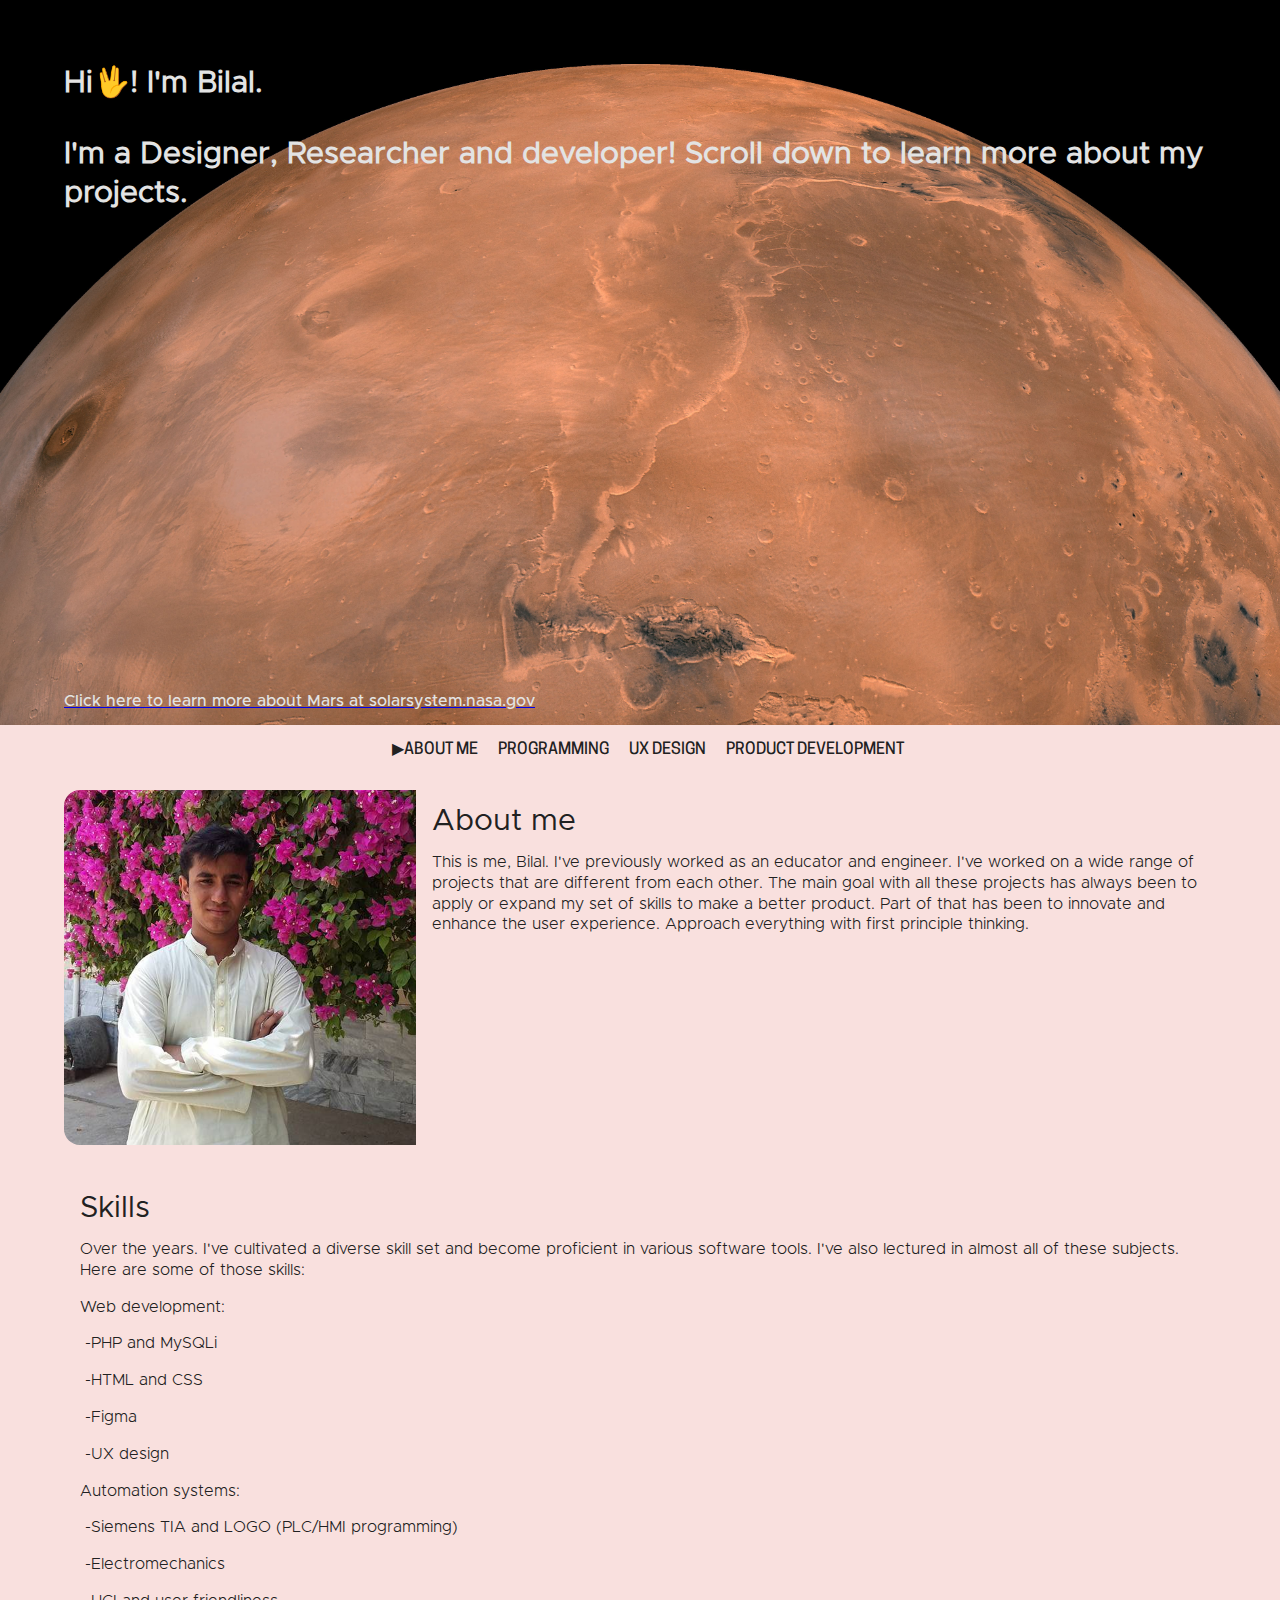
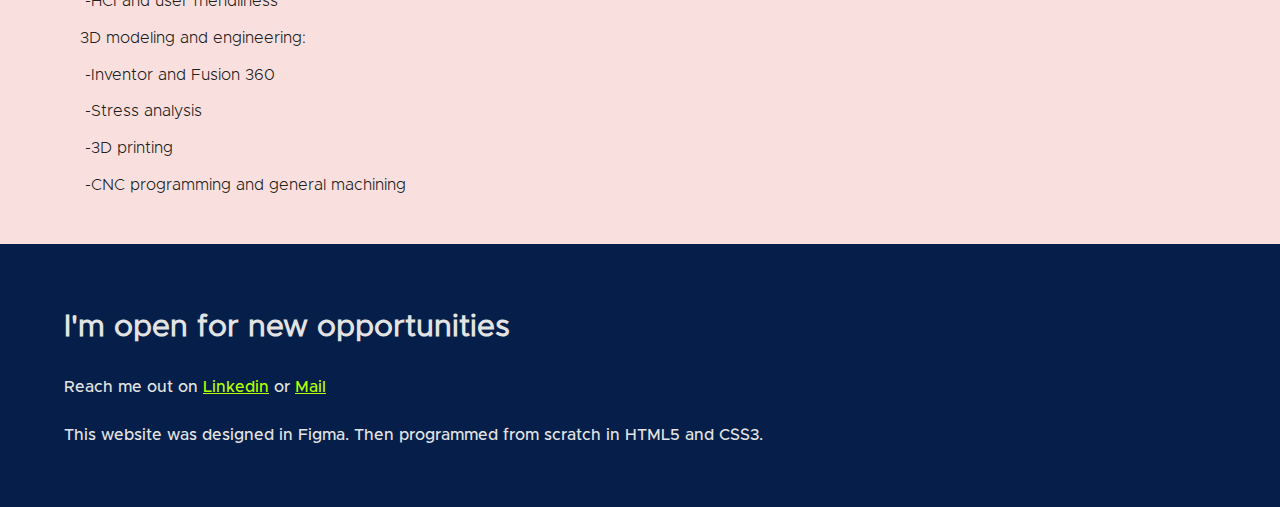
<file: index.html>
<!DOCTYPE html>

<html>
    <head>
        <title>Bilal Hussain • Designer, Researcher and developer!</title>


        <link rel="icon" href="../img/S.svg" alt="Smart inc Logo"/>
        <meta name="viewport" content="width=device-width, initial-scale=1.0">
        <link href="style/style1.css" rel="stylesheet" type="text/css">
    </head>

    <body>

        <!-- desktop -->

        <section class="mars">
            <div class="mars">
                <header class="main">
                    <div style="display: flex; align-items: center; justify-content: space-between;">
                        <div style="display: flex; align-items: center;">
                            <h1 class="greet">Hi🖖! I'm Bilal.</h1>
                        </div>
                    </div>
                    <div>
                        <h1 class="greet">I'm a Designer, Researcher and developer! Scroll down to learn more about my projects.</h1>
                    </div>
                </header>
                <div class="martian">

                </div>
                <div class="greet">
                    <a href="https://solarsystem.nasa.gov/planets/mars/overview/">
                        <p class="inf">Click here to learn more about Mars at solarsystem.nasa.gov</p>
                    </a>
                </div>
                <nav class="menu">
                    <ul class="inline">
                        <li class="inline"><a href="../index.html">▶About me</a></li>
                        <li class="inline"><a href="Programming/index.html">Programming</a></li>
                        <li class="inline"><a href="UXDesign/index.html">UX Design</a></li>
                        
                        <li class="inline"><a href="ProductDevelopment/index.html">Product development</a></li>
                    </ul>
                </nav>
            </div>
            <section class="main">
                <div class="article">
                    <div>
                        <img class="resize" src="img/portrait.png">
                    </div>
                    <div class="subarticle">
                        <p class="title">About me</p>
                        <p class="article">This is me, Bilal. I've previously worked as an educator and engineer. I've worked on a wide range of projects that are different from each other. The main goal with all these projects has always been to apply or expand my set of skills to make a better product. Part of that has been to innovate and enhance the user experience. Approach everything with first principle thinking.</p>
                    </div>
                </div>
                <div class="article">
                    <div class="subarticle">
                        <p class="title">Skills</p>
                        <p class="article">Over the years. I've cultivated a diverse skill set and become proficient in various software tools. I've also lectured in almost all of these subjects. Here are some of those skills:</p>
                        <p class="article">Web development:</p>
                        <p class="article">&nbsp;-PHP and MySQLi</p>
                        <p class="article">&nbsp;-HTML and CSS</p>
                        <p class="article">&nbsp;-Figma</p>
                        <p class="article">&nbsp;-UX design</p>
                        <p class="article">Automation systems:</p>
                        <p class="article">&nbsp;-Siemens TIA and LOGO (PLC/HMI programming)</p>
                        <p class="article">&nbsp;-Electromechanics</p>
                        <p class="article">&nbsp;-HCI and user friendliness</p>
                        <p class="article">3D modeling and engineering:</p>
                        <p class="article">&nbsp;-Inventor and Fusion 360</p>
                        <p class="article">&nbsp;-Stress analysis</p>
                        <p class="article">&nbsp;-3D printing</p>
                        <p class="article">&nbsp;-CNC programming and general machining</p>
                    </div>
                </div>
            </section>
            <footer class="footer">
                <h1 class="greet">I'm open for new opportunities</h1>
                <p class="greet">Reach me out on <a href="https://www.linkedin.com/in/bilalhussain125/?locale=en_US">Linkedin</a> or <a href="mailto:bilalhussain5008@gmail.com">Mail</a></p>      
                <p class="greet">This website was designed in Figma. Then programmed  from scratch in HTML5 and CSS3.</p>
            </footer>
        </section>

        <div class="marsphoto">
            <img src="img/marshero.jpg" class="mars">
        </div>

    </body>

</html>
</file>
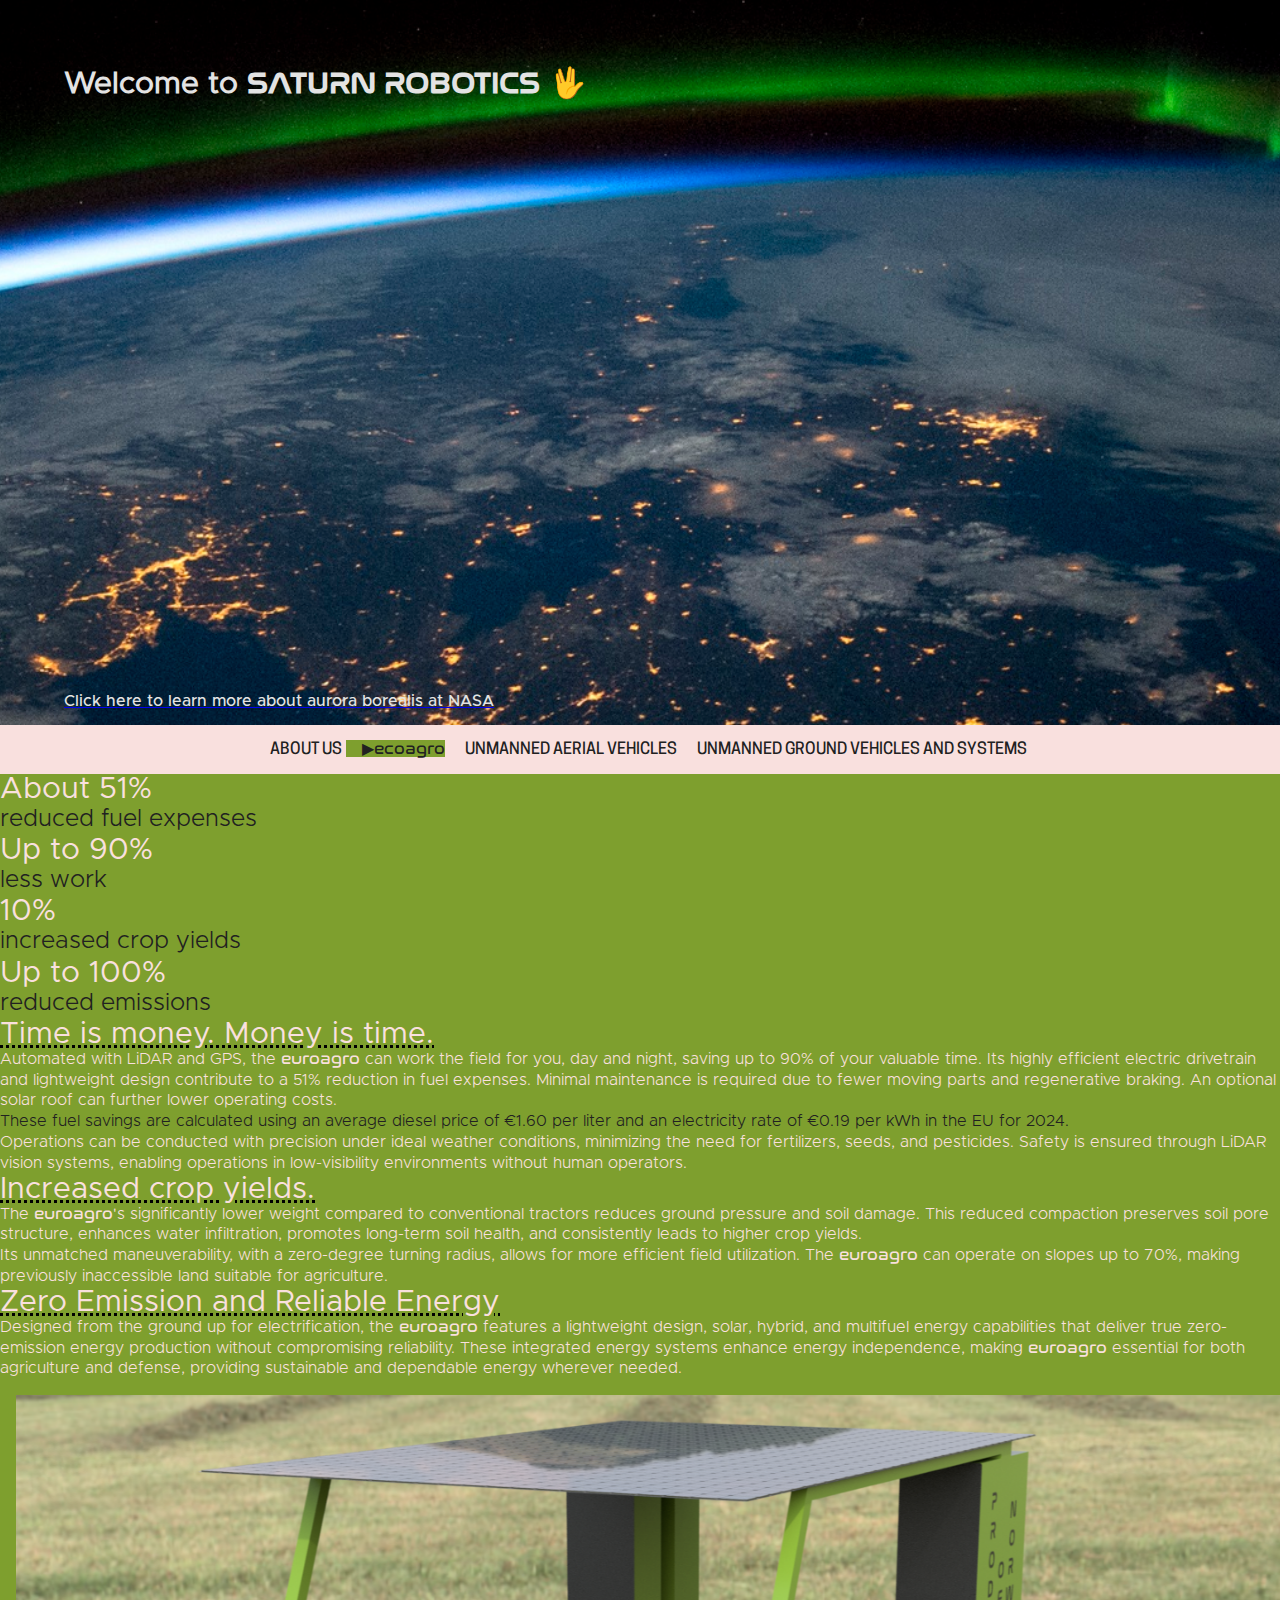
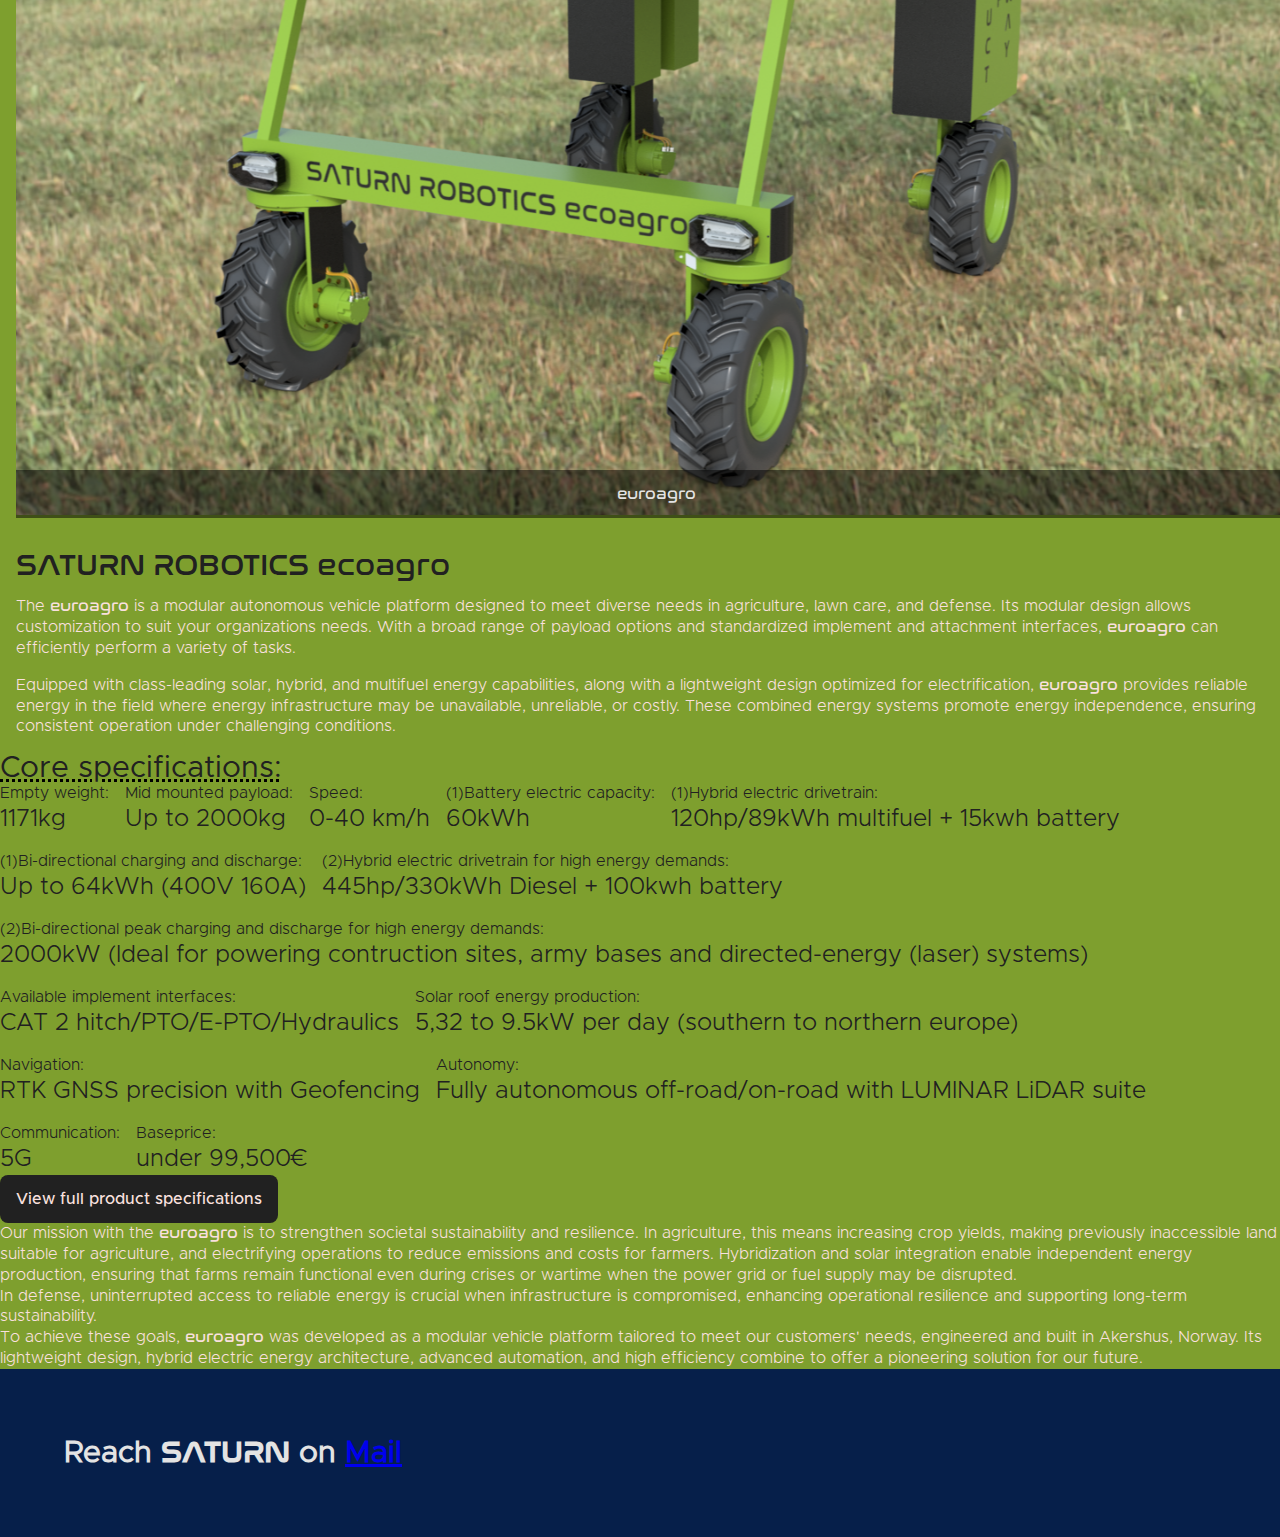
<file: ecoagro/index.html>
<!DOCTYPE html>

<html>
    <head>
        <title>SATURN ROBOTICS</title>


        <link rel="icon" href="../img/S.svg" alt="Smart inc Logo"/>
        <meta name="viewport" content="width=device-width, initial-scale=1.0">
        <link href="../style/style1.css" rel="stylesheet" type="text/css">
    </head>

    <body>

        <!-- desktop -->

        <section class="mars">
            <div class="mars">
                <header class="main">
                    <div style="display: flex; align-items: center; justify-content: space-between;">
                        <div style="display: flex; align-items: center;">
                            <h1 class="greet">Welcome to <span style="font-family: Nasa">SATURN ROBOTICS</span> 🖖</h1>
                        </div>
                    </div>
                </header>
                <div class="martian">

                </div>
                <div class="greet">
                    <a href="https://science.nasa.gov/sun/auroras/">
                        <p class="inf">Click here to learn more about aurora borealis at NASA</p>
                    </a>
                </div>
                <nav class="menu">
                    <ul class="inline">
                        <li class="inline"><a href="../index.html">About Us</a></li>
                        <li class="inline" style="background-color:#7e9f2e;"><a style="font-family: Nasa; text-transform: lowercase;" href="ecoagro/index.html">▶ecoagro</a></li>
                        <li class="inline"><a href="../UAVs/index.html">unmanned aerial vehicles</a></li>
                        <li class="inline"><a href="../UGVs/index.html">unmanned ground vehicles and systems</a></li>
                    </ul>
                </nav>
            </div>
            <section class="mainecoagro" style="background-color:#7e9f2e;">
                <div class="article_ecoagro" style="justify-content: space-between;"">
                    <div class="subarticleecoagro">
                        <p class="title"style="color: #f9e0de;">About 51%</span></p>
                        <p class="article"style="font-size: 24px;">reduced fuel expenses</p>
                    </div>
                    <div class="subarticleecoagro">
                        <p class="title"style="color: #f9e0de;">Up to 90%</span></p>
                        <p class="article"style="font-size: 24px;">less work</p>
                    </div>
                    <div class="subarticleecoagro">
                        <p class="title"style="color: #f9e0de;">10%</span></p>
                        <p class="article"style="font-size: 24px;">increased crop yields</p>
                    </div>
                    <div class="subarticleecoagro">
                        <p class="title"style="color: #f9e0de;">Up to 100%</span></p>
                        <p class="article"style="font-size: 24px;">reduced emissions</p>
                    </div>
                </div>
                <div class="article_ecoagro">
                    <div class="subarticleecoagro">
                        <p class="title"style="color: #f9e0de; text-decoration: underline dotted; text-decoration-color: black;">Time is money. Money is time.</span></p>
                        <p class="article"style="color: #f9e0de;">Automated with LiDAR and GPS, the <span style="font-family: Nasa">euroagro</span> can work the field for you, day and night, saving up to 90% of your valuable time. Its highly efficient electric drivetrain and lightweight design contribute to a 51% reduction in fuel expenses. Minimal maintenance is required due to fewer moving parts and regenerative braking. An optional solar roof can further lower operating costs.</p>
                        <p class="article">These fuel savings are calculated using an average diesel price of €1.60 per liter and an electricity rate of €0.19 per kWh in the EU for 2024.</p>
                        <p class="article" style="color: #f9e0de;">Operations can be conducted with precision under ideal weather conditions, minimizing the need for fertilizers, seeds, and pesticides. Safety is ensured through LiDAR vision systems, enabling operations in low-visibility environments without human operators.</p>
                    </div>
                </div>
                <div class="article_ecoagro">
                    <div class="subarticleecoagro">
                        <p class="title"style="color: #f9e0de; text-decoration: underline dotted; text-decoration-color: black;">Increased crop yields.</span></p>
                        <p class="article"style="color: #f9e0de;">The <span style="font-family: Nasa">euroagro</span>'s significantly lower weight compared to conventional tractors reduces ground pressure and soil damage. This reduced compaction preserves soil pore structure, enhances water infiltration, promotes long-term soil health, and consistently leads to higher crop yields.</p>
                        <p class="article"style="color: #f9e0de;">Its unmatched maneuverability, with a zero-degree turning radius, allows for more efficient field utilization. The <span style="font-family: Nasa">euroagro</span> can operate on slopes up to 70%, making previously inaccessible land suitable for agriculture.</p>
                    </div>
                </div>
                <div class="article_ecoagro">
                    <div class="subarticleecoagro">
                        <p class="title"style="color: #f9e0de; text-decoration: underline dotted; text-decoration-color: black;">Zero Emission and Reliable Energy</span></p>
                        <p class="article"style="color: #f9e0de;">Designed from the ground up for electrification, the <span style="font-family: Nasa">euroagro</span> features a lightweight design, solar, hybrid, and multifuel energy capabilities that deliver true zero-emission energy production without compromising reliability. These integrated energy systems enhance energy independence, making <span style="font-family: Nasa">euroagro</span> essential for both agriculture and defense, providing sustainable and dependable energy wherever needed.</p>
                    </div>
                </div>
                <div class="article_ecoagro">
                    <div class="subarticle">
                        <div class="container">
                            <a href="../img/Frame V3 v48.png"><img class="resize" src="../img/Frame V3 v48.png"></a>
                            <div class="overlay"><p class="greet"><span style="font-family: Nasa">euroagro</span></p></div>
                        </div>
                    </div>
                    <div class="subarticle">
                        <p class="title" style="font-family: Nasa">SATURN ROBOTICS ecoagro</p>
                        <p class="article" style="color: #f9e0de;">The <span style="font-family: Nasa">euroagro</span> is a modular autonomous vehicle platform designed to meet diverse needs in agriculture, lawn care, and defense. Its modular design allows customization to suit your organizations needs. With a broad range of payload options and standardized implement and attachment interfaces, <span style="font-family: Nasa">euroagro</span> can efficiently perform a variety of tasks.​</p>
                        <p class="article" style="color: #f9e0de;">Equipped with class-leading solar, hybrid, and multifuel energy capabilities, along with a lightweight design optimized for electrification, <span style="font-family: Nasa">euroagro</span> provides reliable energy in the field where energy infrastructure may be unavailable, unreliable, or costly. These combined energy systems promote energy independence, ensuring consistent operation under challenging conditions.​</p>
                    </div>
                </div>
                <div class="article_ecoagro">
                    <div class="subarticleecoagro">
                        <p class="title"style="text-decoration: underline dotted; text-decoration-color: black;">Core specifications:</span></p>
                            <div style="display: flex; flex-direction: row; flex-wrap: wrap; gap: 16px;">
                                <div class="article_button">
                                    <p class="article">Empty weight:</p>
                                    <p class="article"style="font-size: 24px;">1171kg</p>
                                </div>
                                <div class="article_button">
                                    <p class="article">Mid mounted payload:</p>
                                    <p class="article"style="font-size: 24px;">Up to 2000kg</p>
                                </div>
                                <div class="article_button">
                                    <p class="article">Speed:</p>
                                    <p class="article"style="font-size: 24px;">0-40 km/h</p>
                                </div>
                                <div class="article_button">
                                    <p class="article">(1)Battery electric capacity:</p>
                                    <p class="article"style="font-size: 24px;">60kWh</p>
                                </div>
                                <div class="article_button">
                                    <p class="article">(1)Hybrid electric drivetrain:</p>
                                    <p class="article"style="font-size: 24px;">120hp/89kWh multifuel + 15kwh battery</p>
                                </div>
                                <div class="article_button">
                                    <p class="article">(1)Bi-directional charging and discharge:</p>
                                    <p class="article"style="font-size: 24px;">Up to 64kWh (400V 160A)</p>
                                </div>
                                <div class="article_button">
                                    <p class="article">(2)Hybrid electric drivetrain for high energy demands:</p>
                                    <p class="article"style="font-size: 24px;">445hp/330kWh Diesel + 100kwh battery</p>
                                </div>
                                <div class="article_button">
                                    <p class="article">(2)Bi-directional peak charging and discharge for high energy demands:</p>
                                    <p class="article"style="font-size: 24px;">2000kW (Ideal for powering contruction sites, army bases and directed-energy (laser) systems)</p>
                                </div>
                                <div class="article_button">
                                    <p class="article">Available implement interfaces:</p>
                                    <p class="article"style="font-size: 24px;">CAT 2 hitch/PTO/E-PTO/Hydraulics</p>
                                </div>
                                <div class="article_button">
                                    <p class="article">Solar roof energy production:</p>
                                    <p class="article"style="font-size: 24px;">5,32 to 9.5kW per day (southern to northern europe)</p>
                                </div>
                                <div class="article_button">
                                    <p class="article">Navigation:</p>
                                    <p class="article"style="font-size: 24px;">RTK GNSS precision with Geofencing</p>
                                </div>
                                <div class="article_button">
                                    <p class="article">Autonomy:</p>
                                    <p class="article"style="font-size: 24px;">Fully autonomous off-road/on-road with LUMINAR LiDAR suite</p>
                                </div>
                                <div class="article_button">
                                    <p class="article">Communication:</p>
                                    <p class="article"style="font-size: 24px;">5G</p>
                                </div>
                                <div class="article_button">
                                    <p class="article">Baseprice:</p>
                                    <p class="article"style="font-size: 24px;">under 99,500€</p>
                                </div>
                            </div>
                        <button class="article" onclick="window.location.href='../img/SATURN ROBOTICS euroagro brochure.pdf';">View full product specifications</button>
                    </div>
                </div>
                <div class="article_ecoagro">
                    <div class="subarticleecoagro">
                        <p class="article"style="color: #f9e0de;">Our mission with the <span style="font-family: Nasa">euroagro</span> is to strengthen societal sustainability and resilience. In agriculture, this means increasing crop yields, making previously inaccessible land suitable for agriculture, and electrifying operations to reduce emissions and costs for farmers. Hybridization and solar integration enable independent energy production, ensuring that farms remain functional even during crises or wartime when the power grid or fuel supply may be disrupted.</p>
                        <p class="article"style="color: #f9e0de;">In defense, uninterrupted access to reliable energy is crucial when infrastructure is compromised, enhancing operational resilience and supporting long-term sustainability.</p>
                        <p class="article"style="color: #f9e0de;">To achieve these goals, <span style="font-family: Nasa">euroagro</span> was developed as a modular vehicle platform tailored to meet our customers' needs, engineered and built in Akershus, Norway. Its lightweight design, hybrid electric energy architecture, advanced automation, and high efficiency combine to offer a pioneering solution for our future.</p>
                    </div>
                </div>
            </section>
            <footer class="footer">
                <h1 class="greet">Reach <span style="font-family: Nasa">SATURN</span> on <a href="mailto:bilalbarihussain@saturnrobotics.no">Mail</a></h1>
            </footer>
        </section>

        <div class="marsphoto" style="padding: 0px;"">
            <img src="../img/Norwayfromiss.jpg" class="mars">
        </div>

    </body>

</html>
</file>
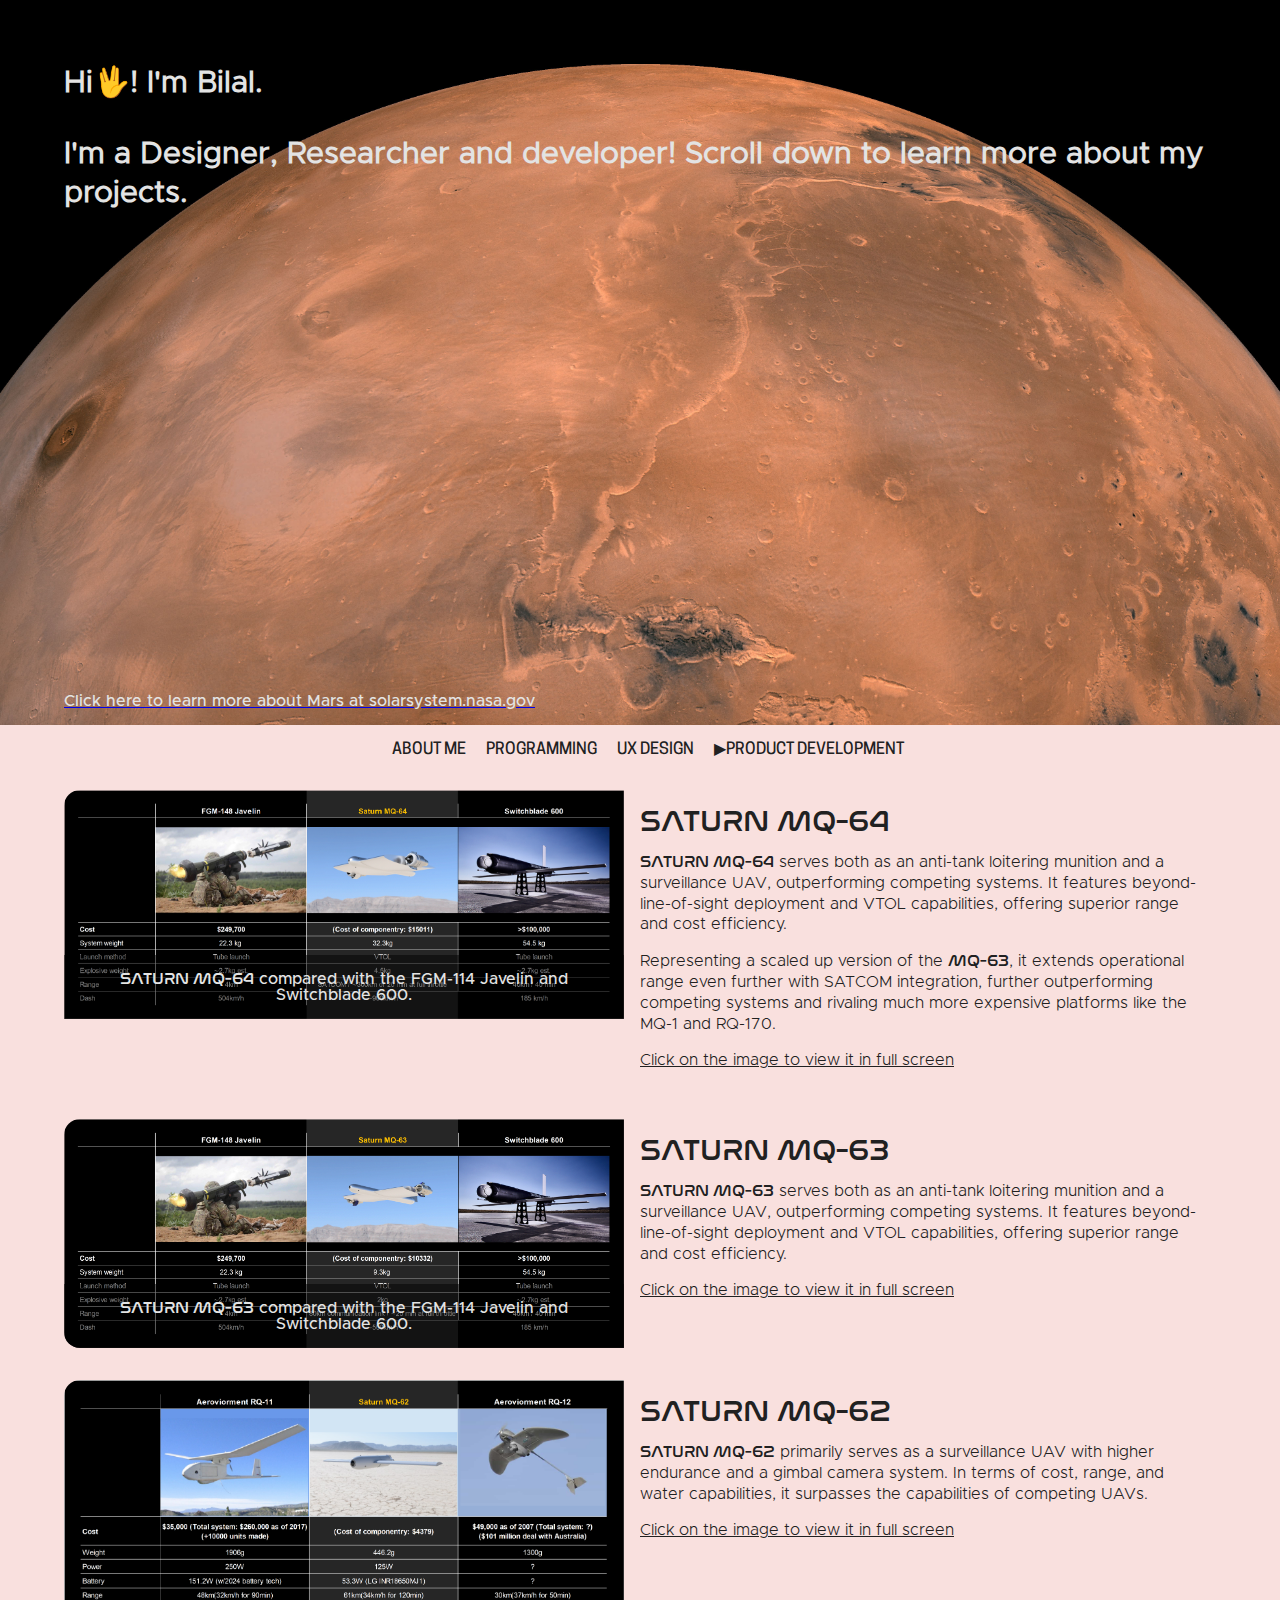
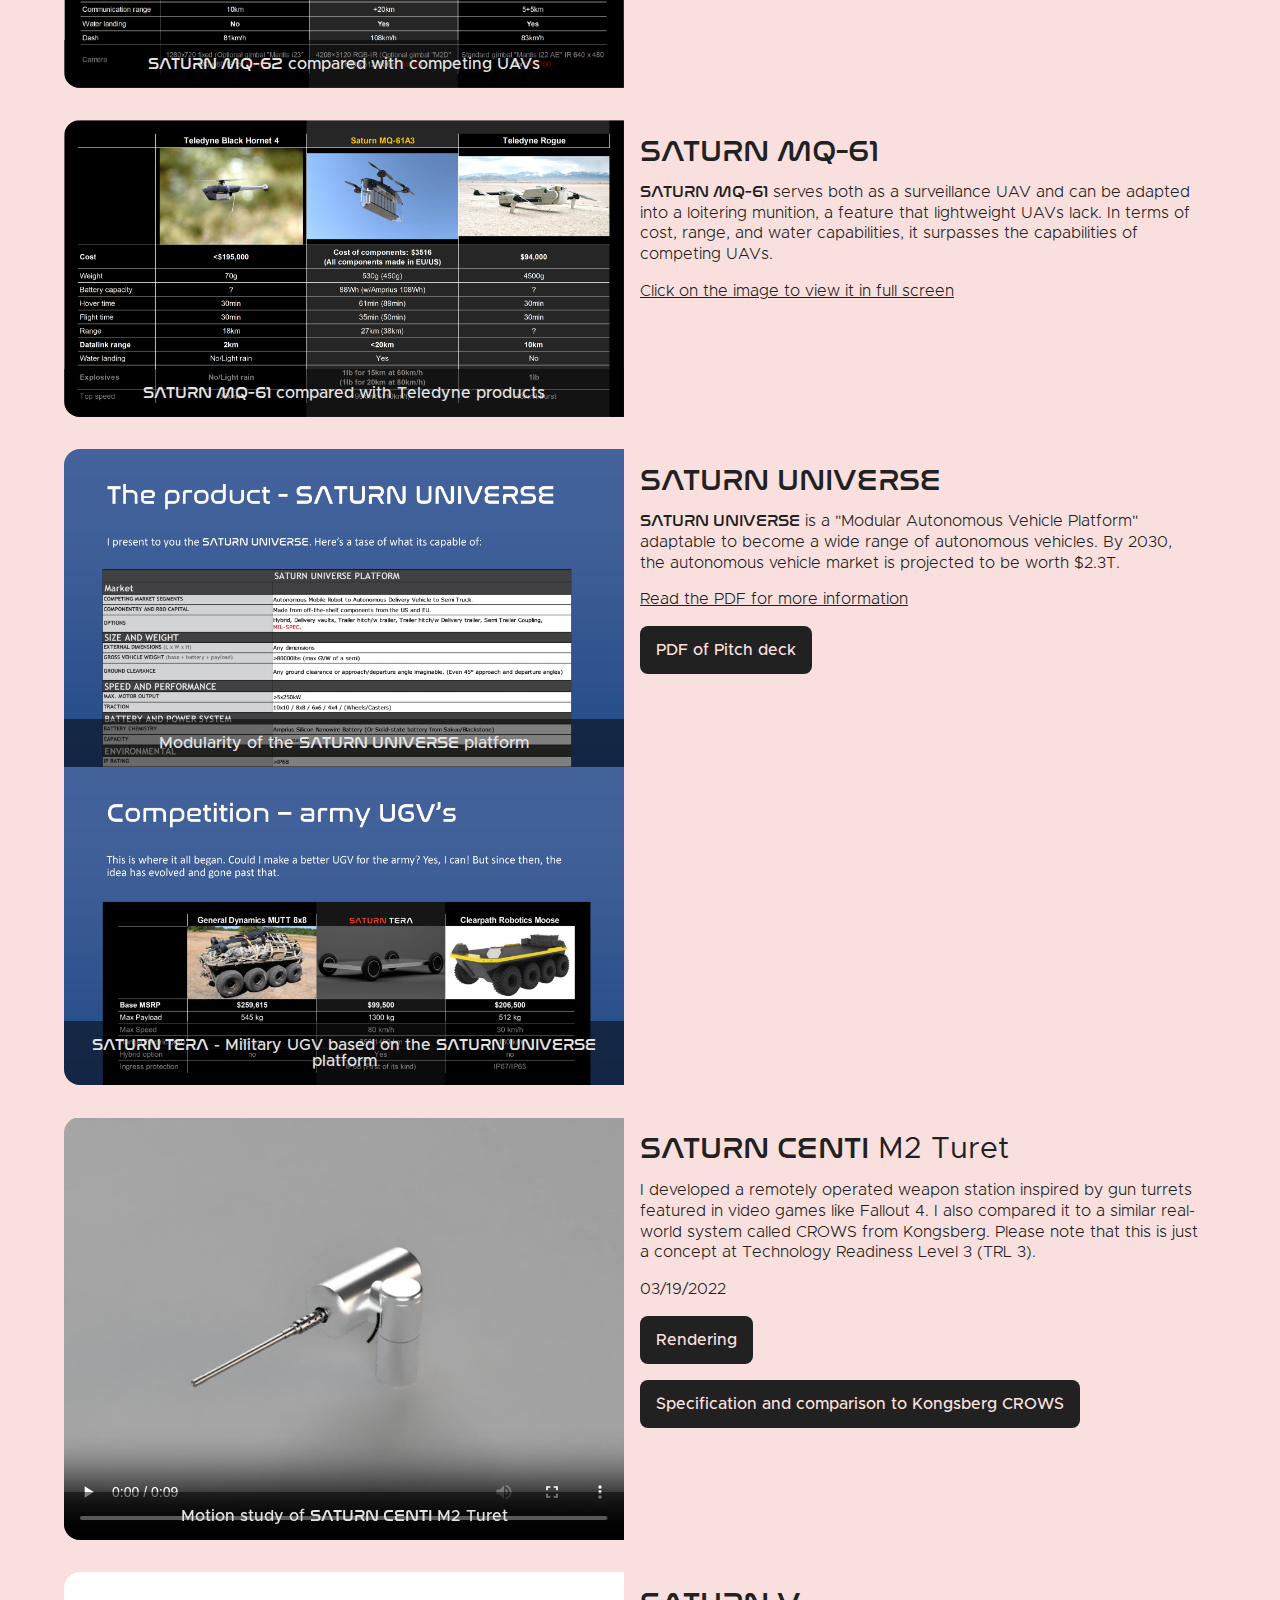
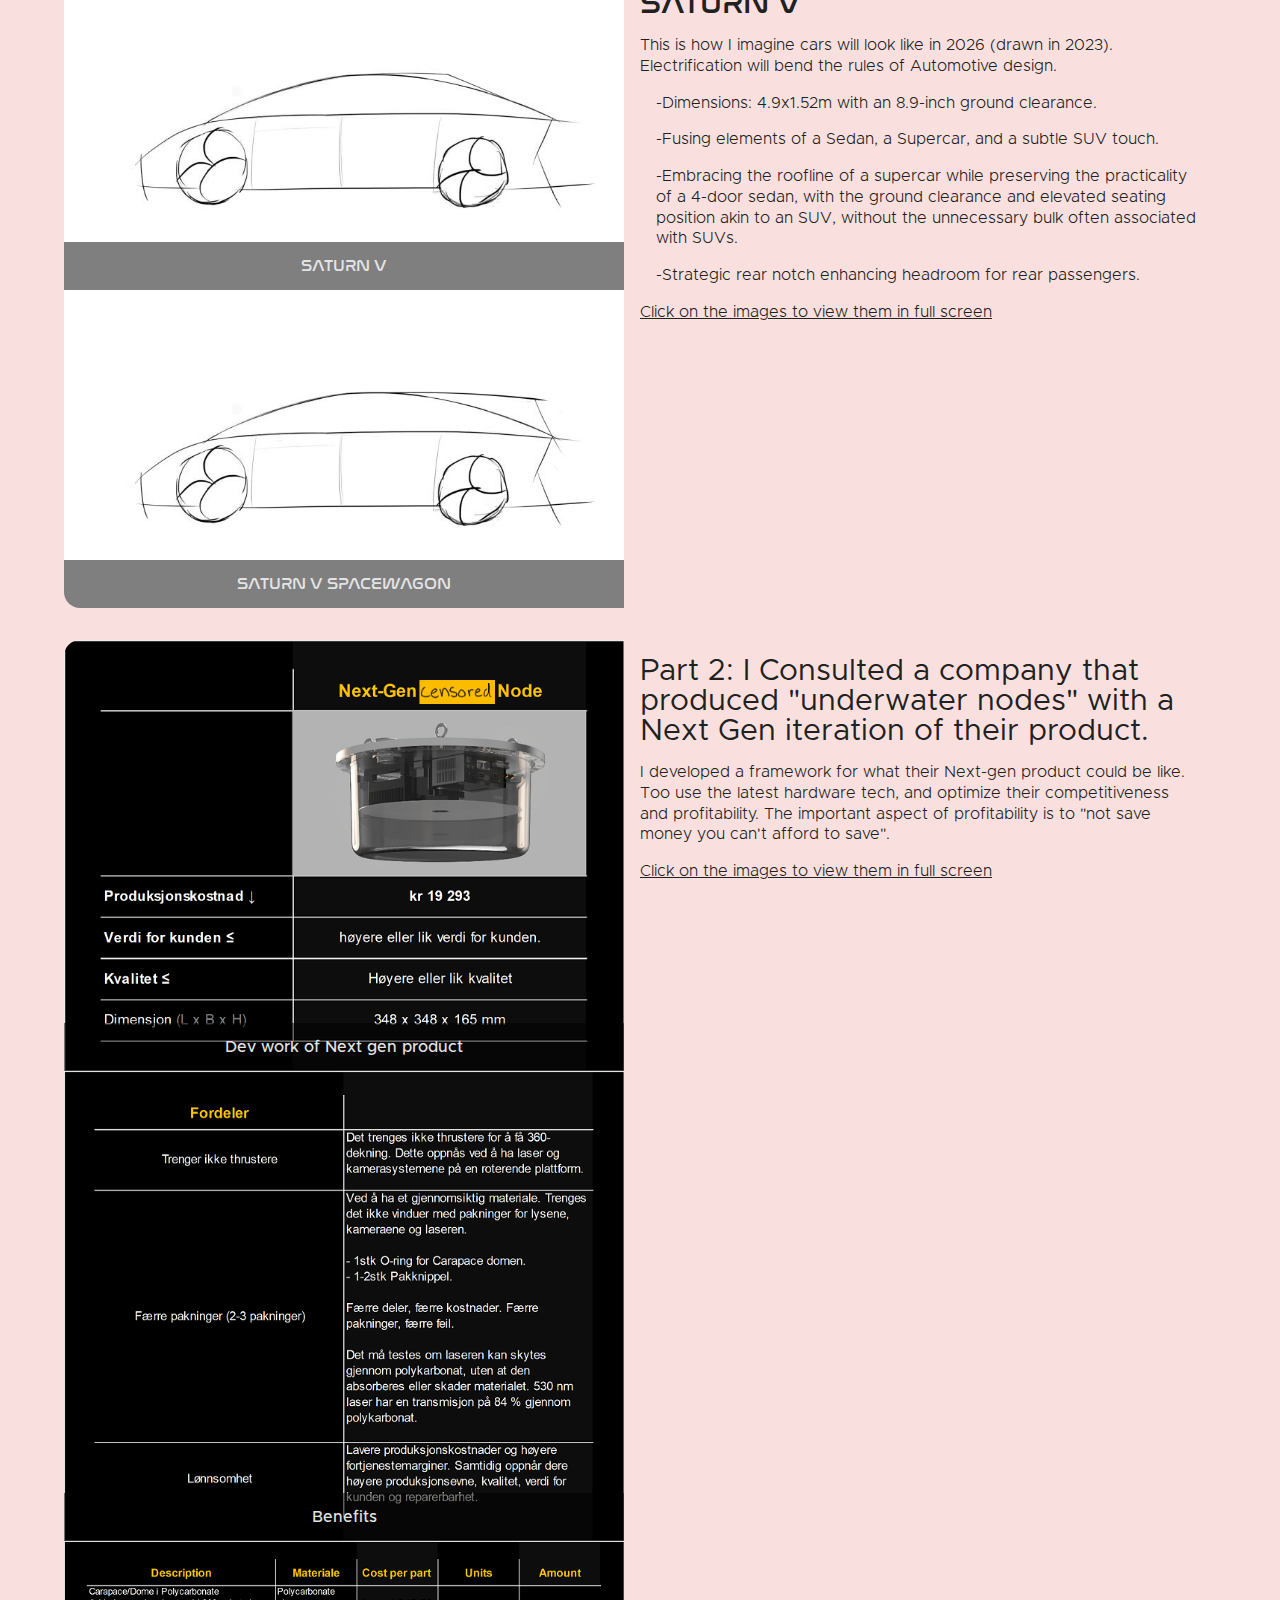
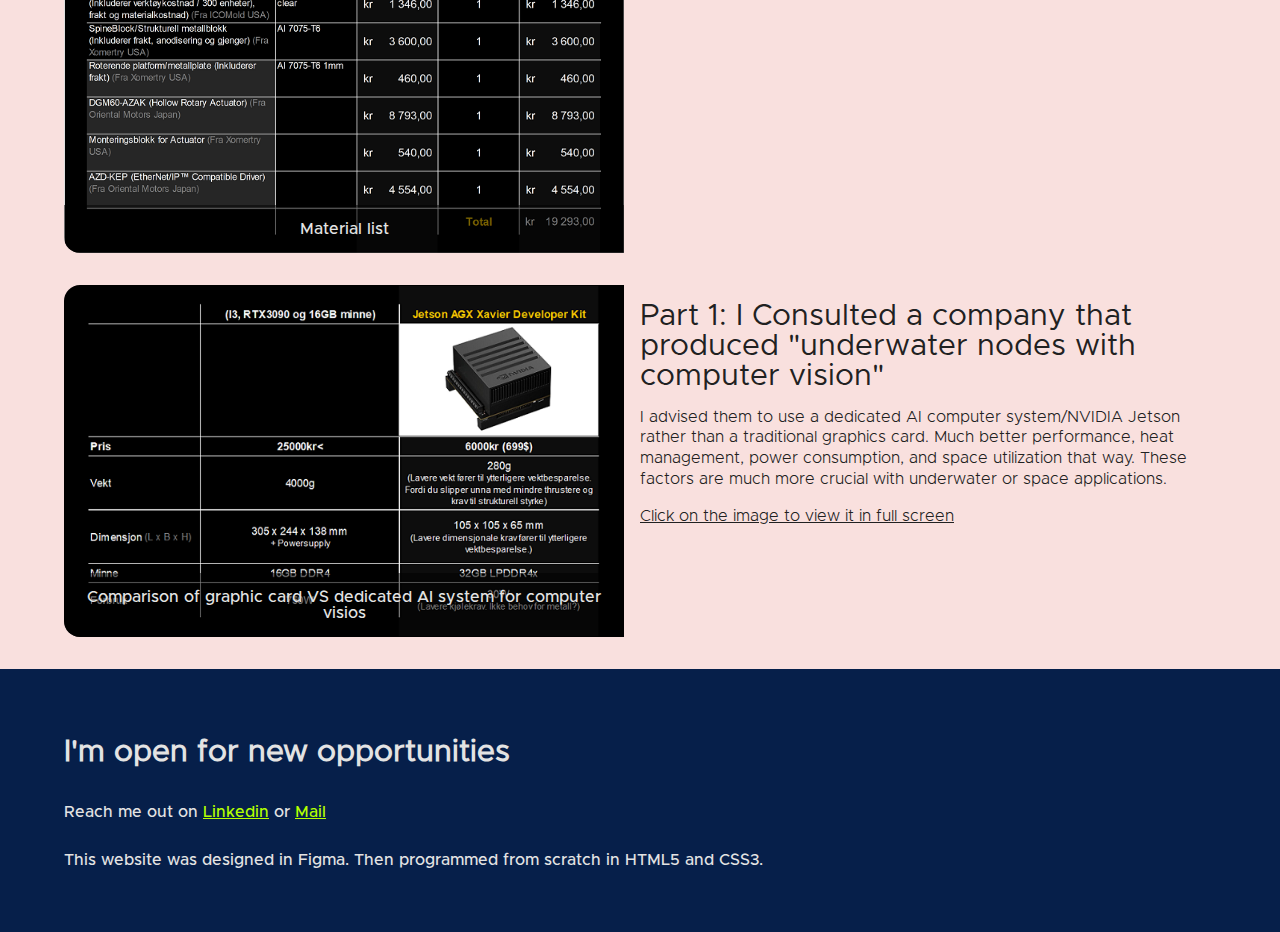
<file: ProductDevelopment/index.html>
<!DOCTYPE html>

<html>
    <head>
        <title>Bilal Hussain • Designer, Researcher and developer!</title>

        <link rel="icon" href="../img/S.svg" alt="Smart inc Logo"/>
        <meta name="viewport" content="width=device-width, initial-scale=1.0">
        <link href="../style/style1.css" rel="stylesheet" type="text/css">
    </head>

    <body>

        <!-- desktop -->

        <section class="mars">
            <div class="mars">
                <header class="main">
                    <div style="display: flex; align-items: center; justify-content: space-between;">
                        <div style="display: flex; align-items: center;">
                            <h1 class="greet">Hi🖖! I'm Bilal.</h1>
                        </div>
                    </div>
                    <div>
                        <h1 class="greet">I'm a Designer, Researcher and developer! Scroll down to learn more about my projects.</h1>
                    </div>
                </header>
                <div class="martian">

                </div>
                <div class="greet">
                    <a href="https://solarsystem.nasa.gov/planets/mars/overview/">
                        <p class="inf">Click here to learn more about Mars at solarsystem.nasa.gov</p>
                    </a>
                </div>
                <nav class="menu">
                    <ul class="inline">
                        <li class="inline"><a href="../index.html">About me</a></li>
                        <li class="inline"><a href="../Programming/index.html">Programming</a></li>
                        <li class="inline"><a href="../UXDesign/index.html">UX Design</a></li>
                        
                        <li class="inline"><a href="../ProductDevelopment/index.html">▶Product development</a></li>
                    </ul>
                </nav>
            </div>
            <section class="main">
                <div class="article">
                    <div class="split">
                        <div class="container">
                            <a href="../img/Comparsion_of_UAVs3.png"><img class="resize" src="../img/Comparsion_of_UAVs4.png"></a>
                            <div class="overlay"><p class="greet"><span style="font-family: Nasa">SATURN MQ-64</span> compared with the FGM-114 Javelin and Switchblade 600.</p></div>
                        </div>
                    </div>
                    <div class="subarticle">
                        <p class="title" style="font-family: Nasa">SATURN MQ-64</p>
                        <p class="article"><span style="font-family: Nasa">SATURN MQ-64</span> serves both as an anti-tank loitering munition and a surveillance UAV, outperforming competing systems. It features beyond-line-of-sight deployment and VTOL capabilities, offering superior range and cost efficiency.​</p>
                        <p class="article">Representing a scaled up version of the <span style="font-family: Nasa">MQ-63</span>, it extends operational range even further with SATCOM integration, further outperforming competing systems and rivaling much more expensive platforms like the MQ-1 and RQ-170.</p>
                        <p class="article" style="text-decoration: underline;">Click on the image to view it in full screen</p>
                    </div>
                </div>
                <div class="article">
                    <div class="split">
                        <div class="container">
                            <a href="../img/Comparsion_of_UAVs3.png"><img class="resize" src="../img/Comparsion_of_UAVs3.png"></a>
                            <div class="overlay"><p class="greet"><span style="font-family: Nasa">SATURN MQ-63</span> compared with the FGM-114 Javelin and Switchblade 600.</p></div>
                        </div>
                    </div>
                    <div class="subarticle">
                        <p class="title" style="font-family: Nasa">SATURN MQ-63</p>
                        <p class="article"><span style="font-family: Nasa">SATURN MQ-63</span> serves both as an anti-tank loitering munition and a surveillance UAV, outperforming competing systems. It features beyond-line-of-sight deployment and VTOL capabilities, offering superior range and cost efficiency.​</p>
                        <p class="article" style="text-decoration: underline;">Click on the image to view it in full screen</p>
                    </div>
                </div>
                <div class="article">
                    <div class="split">
                        <div class="container">
                            <a href="../img/Comparsion_of_UAVs.png"><img class="resize" src="../img/Comparsion_of_UAVs.png"></a>
                            <div class="overlay"><p class="greet"><span style="font-family: Nasa">SATURN MQ-62</span> compared with competing UAVs</p></div>
                        </div>
                    </div>
                    <div class="subarticle">
                        <p class="title" style="font-family: Nasa">SATURN MQ-62</p>
                        <p class="article"><span style="font-family: Nasa">SATURN MQ-62</span> primarily serves as a surveillance UAV with higher endurance and a gimbal camera system. In terms of cost, range, and water capabilities, it surpasses the capabilities of competing UAVs.​</p>
                        <p class="article" style="text-decoration: underline;">Click on the image to view it in full screen</p>
                    </div>
                </div>
                <div class="article">
                    <div class="split">
                        <div class="container">
                            <a href="../img/Comparsion_of_UAVs2.png"><img class="resize" src="../img/Comparsion_of_UAVs2.png"></a>
                            <div class="overlay"><p class="greet"><span style="font-family: Nasa">SATURN MQ-61</span> compared with Teledyne products</p></div>
                        </div>
                    </div>
                    <div class="subarticle">
                        <p class="title" style="font-family: Nasa">SATURN MQ-61</p>
                        <p class="article"><span style="font-family: Nasa">SATURN MQ-61</span> serves both as a surveillance UAV and can be adapted into a loitering munition, a feature that lightweight UAVs lack. In terms of cost, range, and water capabilities, it surpasses the capabilities of competing UAVs.​</p>
                        <p class="article" style="text-decoration: underline;">Click on the image to view it in full screen</p>
                    </div>
                </div>
                <div class="article">
                    <div class="split">
                        <div class="container">
                            <a href="../img/SSlide5.jpg"><img class="resize" src="../img/SSlide5.jpg"></a>
                            <div class="overlay"><p class="greet">Modularity of the <span style="font-family: Nasa">SATURN UNIVERSE</span> platform</p></div>
                        </div>
                        <div class="container">
                            <a href="../img/Slide8.jpg"><img class="resize" src="../img/Slide8.jpg"></a>
                            <div class="overlay"><p class="greet"><span style="font-family: Nasa">SATURN TERA</span> - Military UGV based on the <span style="font-family: Nasa">SATURN UNIVERSE</span> platform</p></div>
                        </div>
                    </div>
                    <div class="subarticle">
                        <p class="title" style="font-family: Nasa">SATURN UNIVERSE</p>
                        <p class="article"><span style="font-family: Nasa">SATURN UNIVERSE</span> is a "Modular Autonomous Vehicle Platform" adaptable to become a wide range of autonomous vehicles. By 2030, the autonomous vehicle market is projected to be worth $2.3T.​</p>
                        <p class="article" style="text-decoration: underline;">Read the PDF for more information</p>
                        <button class="article" onclick="window.location.href='../img/Saturn_Pitch_Deck.pdf';">PDF of Pitch deck</button>
                    </div>
                </div>
                <div class="article">
                    <div class="split">
                        <div class="container">
                            <video class="resize" controls autoplay loop><source src="../img/Motion study.mp4" type="video/mp4"></video>
                            <div class="overlay"><p class="greet">Motion study of <span style="font-family: Nasa">SATURN CENTI</span> M2 Turet</p></div>
                        </div>
                    </div>
                    <div class="subarticle">
                        <p class="title"><span style="font-family: Nasa">SATURN CENTI</span> M2 Turet</p>
                        <p class="article">I developed a remotely operated weapon station inspired by gun turrets featured in video games like Fallout 4. I also compared it to a similar real-world system called CROWS from Kongsberg. Please note that this is just a concept at Technology Readiness Level 3 (TRL 3).</p>
                        <p class="article">03/19/2022</p>
                        <button class="article" onclick="window.location.href='../img/M2_Centi.png';">Rendering</button>
                        <button class="article" onclick="window.location.href='../img/Specification_sheet.png';">Specification and comparison to Kongsberg CROWS</button>
                    </div>
                </div>
                <div class="article">
                    <div class="split">
                        <div class="container">
                            <a href="../img/SaturnV.jpg"><img class="resize" src="../img/SaturnV.jpg"></a>
                            <div class="overlay"><p class="greet"><span style="font-family: Nasa">SATURN V</span></p></div>
                        </div>
                        <div class="container">
                            <a href="../img/SaturnVSpacewagon.jpg"><img class="resize" src="../img/SaturnVSpacewagon.jpg"></a>
                            <div class="overlay"><p class="greet"><span style="font-family: Nasa">SATURN V SPACEWAGON</span></p></div>
                        </div>
                    </div>
                    <div class="subarticle">
                        <p class="title"><span style="font-family: Nasa">SATURN V</span></p>
                        <p class="article">This is how I imagine cars will look like in 2026 (drawn in 2023). Electrification will bend the rules of Automotive design.</p>
                        <p class="article" style="padding-left: 16px;">-Dimensions: 4.9x1.52m with an 8.9-inch ground clearance.</p>
                        <p class="article" style="padding-left: 16px;">-Fusing elements of a Sedan, a Supercar, and a subtle SUV touch.</p>
                        <p class="article" style="padding-left: 16px;">-Embracing the roofline of a supercar while preserving the practicality of a 4-door sedan, with the ground clearance and elevated seating position akin to an SUV, without the unnecessary bulk often associated with SUVs.</p>
                        <p class="article" style="padding-left: 16px;">-Strategic rear notch enhancing headroom for rear passengers.</p>
                        <p class="article" style="text-decoration: underline;">Click on the images to view them in full screen</p>
                    </div>
                </div>
                <div class="article">
                    <div class="split">
                        <div class="container">
                            <a href="../img/Specsheet_S.png"><img class="resize" src="../img/Specsheet_S.png"></a>
                            <div class="overlay"><p class="greet">Dev work of Next gen product</p></div>
                        </div>
                        <div class="container">
                            <a href="../img/Fordeler_S.png"><img class="resize" src="../img/Fordeler_S.png"></a>
                            <div class="overlay"><p class="greet">Benefits</p></div>
                        </div>
                        <div class="container">
                            <a href="../img/Regnskap_S.png"><img class="resize" src="../img/Regnskap_S.png"></a>
                            <div class="overlay"><p class="greet">Material list</p></div>
                        </div>
                    </div>
                    <div class="subarticle">
                        <p class="title">Part 2: I Consulted a company that produced "underwater nodes" with a Next Gen iteration of their product.</p>
                        <p class="article">I developed a framework for what their Next-gen product could be like. Too use the latest hardware tech, and optimize their competitiveness and profitability. The important aspect of profitability is to "not save money you can't afford to save".</p>
                        <p class="article" style="text-decoration: underline;">Click on the images to view them in full screen</p>
                    </div>
                </div>
                <div class="article">
                    <div class="split">
                        <div class="container">
                            <a href="../img/COM.bmp"><img class="resize" src="../img/COM.bmp"></a>
                            <div class="overlay"><p class="greet">Comparison of graphic card VS dedicated AI system for computer visios</p></div>
                        </div>
                    </div>
                    <div class="subarticle">
                        <p class="title">Part 1: I Consulted a company that produced "underwater nodes with computer vision"</p>
                        <p class="article">I advised them to use a dedicated AI computer system/NVIDIA Jetson rather than a traditional graphics card. Much better performance, heat management, power consumption, and space utilization that way. These factors are much more crucial with underwater or space applications.</p>
                        <p class="article" style="text-decoration: underline;">Click on the image to view it in full screen</p>
                    </div>
                </div>
            </section>
            <footer class="footer">
                <h1 class="greet">I'm open for new opportunities</h1>
                <p class="greet">Reach me out on <a href="https://www.linkedin.com/in/bilalhussain125/?locale=en_US">Linkedin</a> or <a href="mailto:bilalhussain5008@gmail.com">Mail</a></p>      
                <p class="greet">This website was designed in Figma. Then programmed  from scratch in HTML5 and CSS3.  </p>
            </footer>
        </section>

        <div class="marsphoto">
            <img src="../img/marshero.jpg" class="mars">
        </div>

    </body>

</html>
</file>
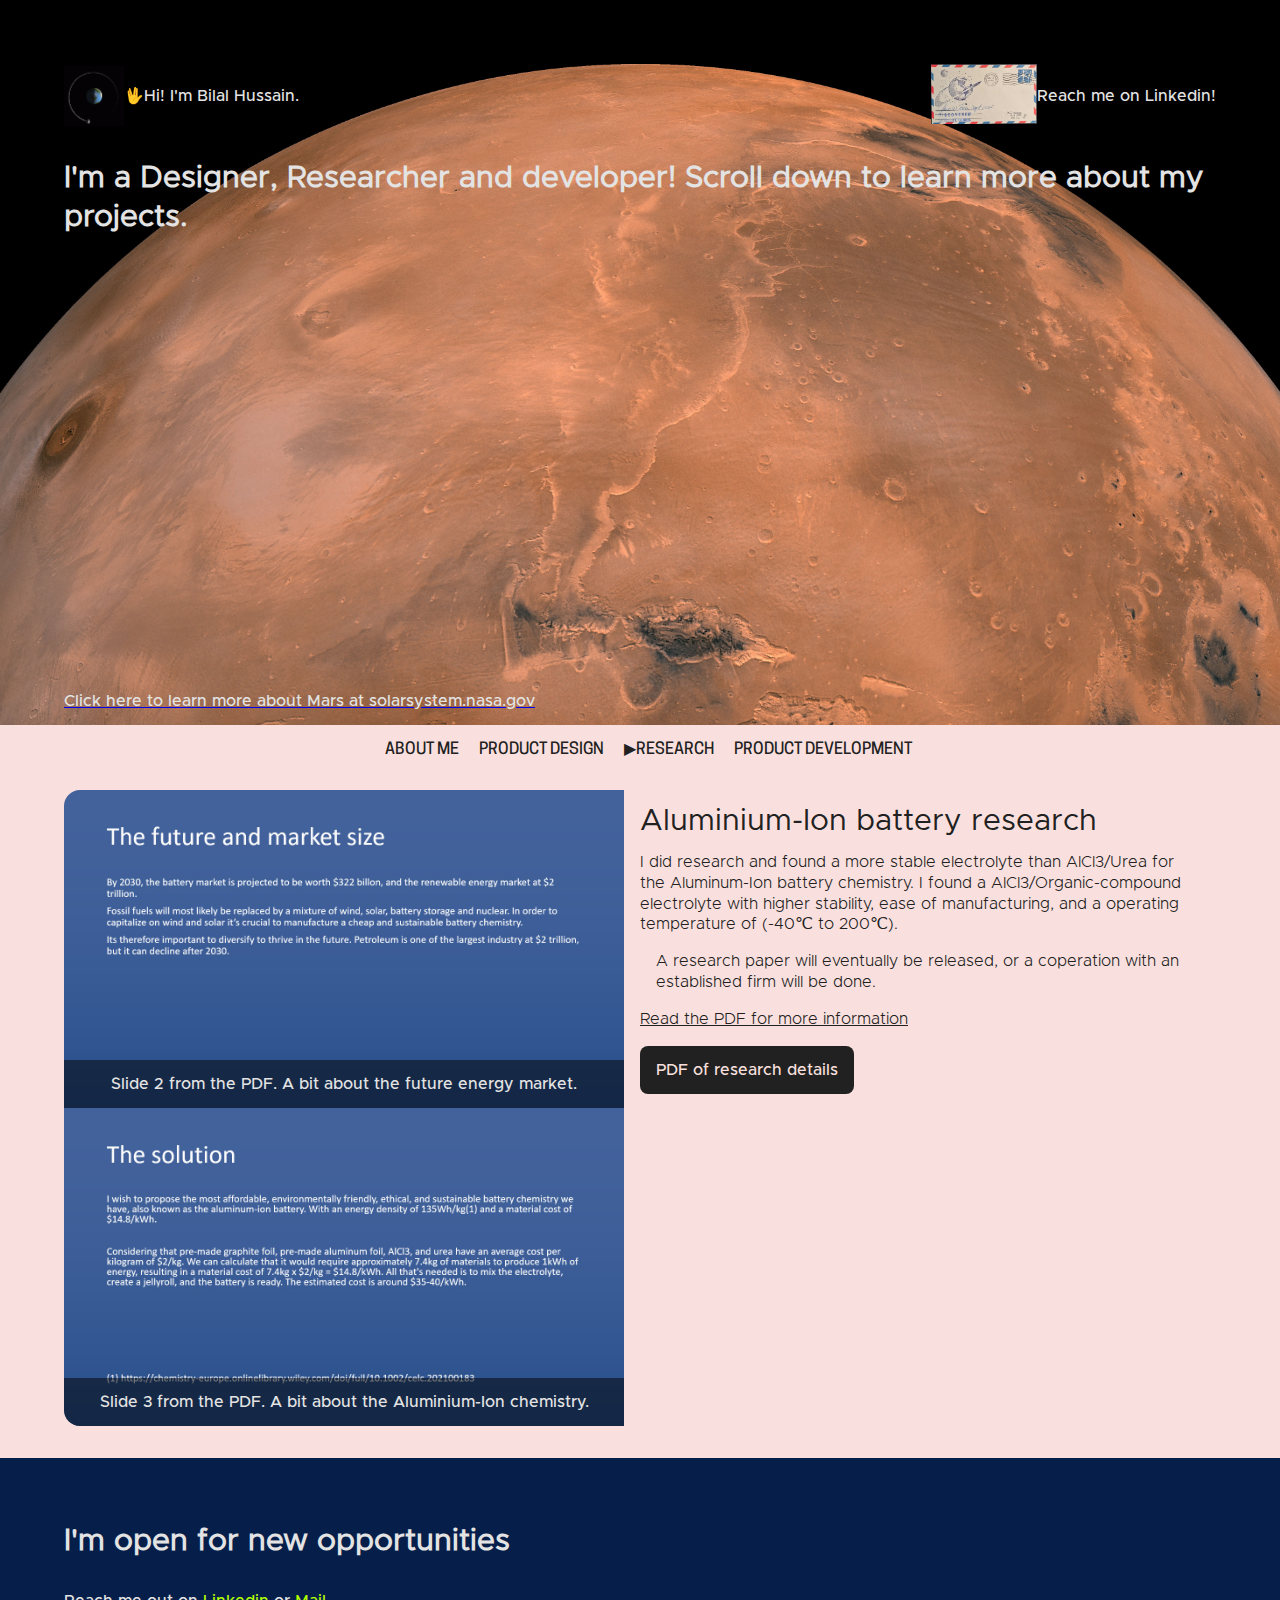
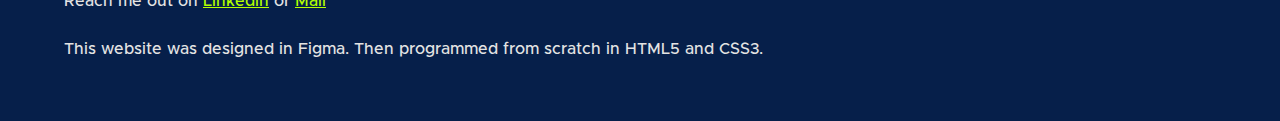
<file: Research/index.html>
<!DOCTYPE html>

<html>
    <head>
        <title>Bilal Hussain • Designer, Researcher and developer!</title>

        <link rel="icon" href="../img/S.svg" alt="Smart inc Logo"/>
        <meta name="viewport" content="width=device-width, initial-scale=1.0">
        <link href="../style/style1.css" rel="stylesheet" type="text/css">
    </head>

    <body>

        <!-- desktop -->

        <section class="mars">
            <div class="mars">
                <header class="main">
                    <div style="display: flex; align-items: center; justify-content: space-between;">
                        <div style="display: flex; align-items: center;">
                            <img class="header" src="../img/earth-revolve.gif">
                            <p class="greet">🖖Hi! I'm Bilal Hussain.</p>
                        </div>
                        <div style="display: flex; align-items: center;">
                            <a href="https://www.linkedin.com/in/bilalhussain125/?locale=en_US">
                                <img class="header" src="../img/outer-space-mail.jpg">
                            </a>
                            <a href="https://www.linkedin.com/in/bilalhussain125/?locale=en_US">
                                <p class="greet" style="float: right;">Reach me on Linkedin!</p>
                            </a>
                        </div>
                    </div>
                    <div>
                        <h1 class="greet">I'm a Designer, Researcher and developer! Scroll down to learn more about my projects.</h1>
                    </div>
                </header>
                <div class="martian">

                </div>
                <div class="greet">
                    <a href="https://solarsystem.nasa.gov/planets/mars/overview/">
                        <p class="inf">Click here to learn more about Mars at solarsystem.nasa.gov</p>
                    </a>
                </div>
                <nav class="menu">
                    <ul class="inline">
                        <li class="inline"><a href="../index.html">About me</a></li>
                        <li class="inline"><a href="../ProductDesign/index.html">Product design</a></li>
                        <li class="inline"><a href="../Research/index.html">▶Research</a></li>
                        <li class="inline"><a href="../ProductDevelopment/index.html">Product development</a></li>
                    </ul>
                </nav>
            </div>
            <section class="main">
                <div class="article">
                    <div class="split">
                        <div class="container">
                            <a href="../img/Slide2.jpg"><img class="resize" src="../img/Slide2.jpg"></a>
                            <div class="overlay"><p class="greet">Slide 2 from the PDF. A bit about the future energy market.</p></div>
                        </div>
                        <div class="container">
                            <a href="../img/Slide3.jpg"><img class="resize" src="../img/Slide3.jpg"></a>
                            <div class="overlay"><p class="greet">Slide 3 from the PDF. A bit about the Aluminium-Ion chemistry.</p></div>
                        </div>
                    </div>
                    <div class="subarticle">
                        <p class="title">Aluminium-Ion battery research</p>
                        <p class="article">I did research and found a more stable electrolyte than AlCl3/Urea for the Aluminum-Ion battery chemistry. I found a AlCl3/Organic-compound electrolyte with higher stability, ease of manufacturing, and a operating temperature of (-40℃ to 200℃).​</p>
                        <p class="article" style="padding-left: 16px;">A research paper will eventually be released, or a coperation with an established firm will be done.</p>
                        <p class="article" style="text-decoration: underline;">Read the PDF for more information</p>
                        <button class="article" onclick="window.location.href='../img/Aluminium-ion_Battery_Pitch_Deck.pdf';">PDF of research details</button>
                    </div>
                </div>
            </section>
            <footer class="footer">
                <h1 class="greet">I'm open for new opportunities</h1>
                <p class="greet">Reach me out on <a href="https://www.linkedin.com/in/bilalhussain125/?locale=en_US">Linkedin</a> or <a href="mailto:bilalhussain5008@gmail.com">Mail</a></p>      
                <p class="greet">This website was designed in Figma. Then programmed  from scratch in HTML5 and CSS3.  </p>
            </footer>
        </section>

        <div class="marsphoto">
            <img src="../img/marshero.jpg" class="mars">
        </div>

    </body>

</html>
</file>
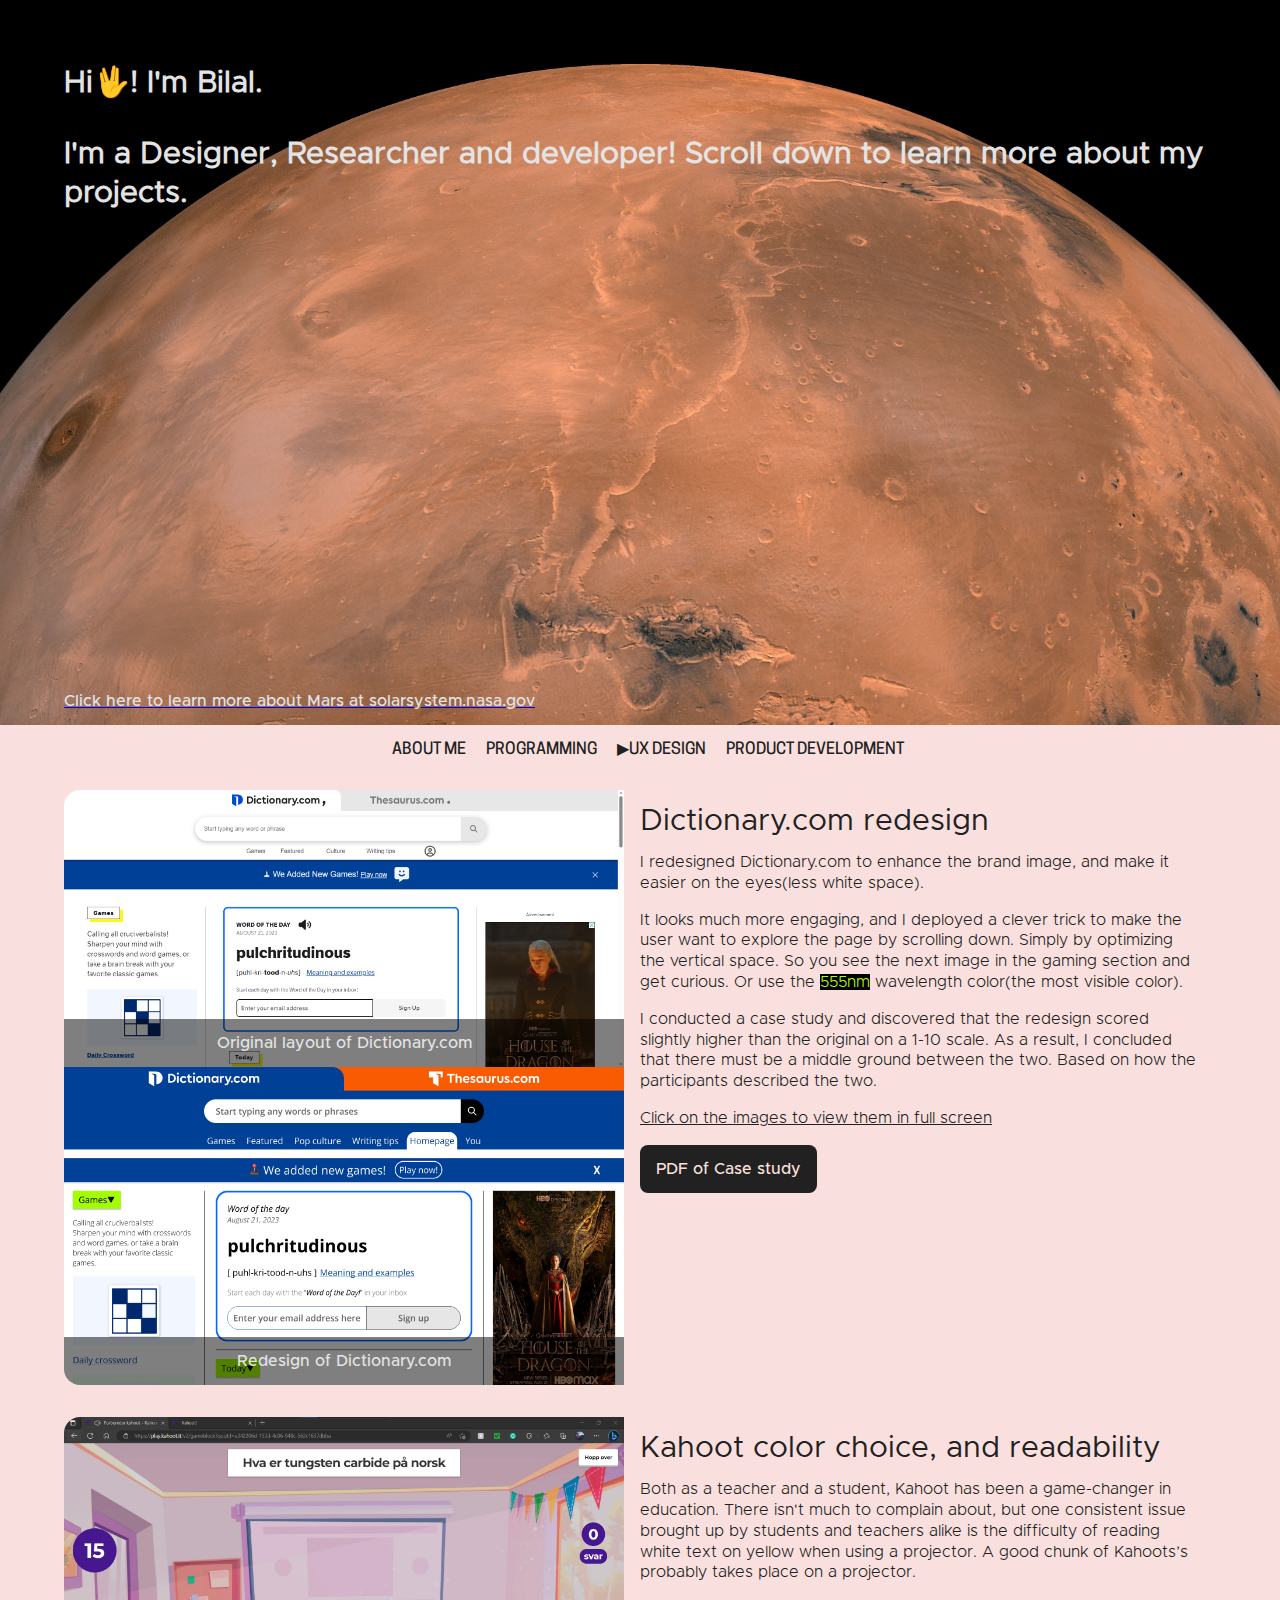
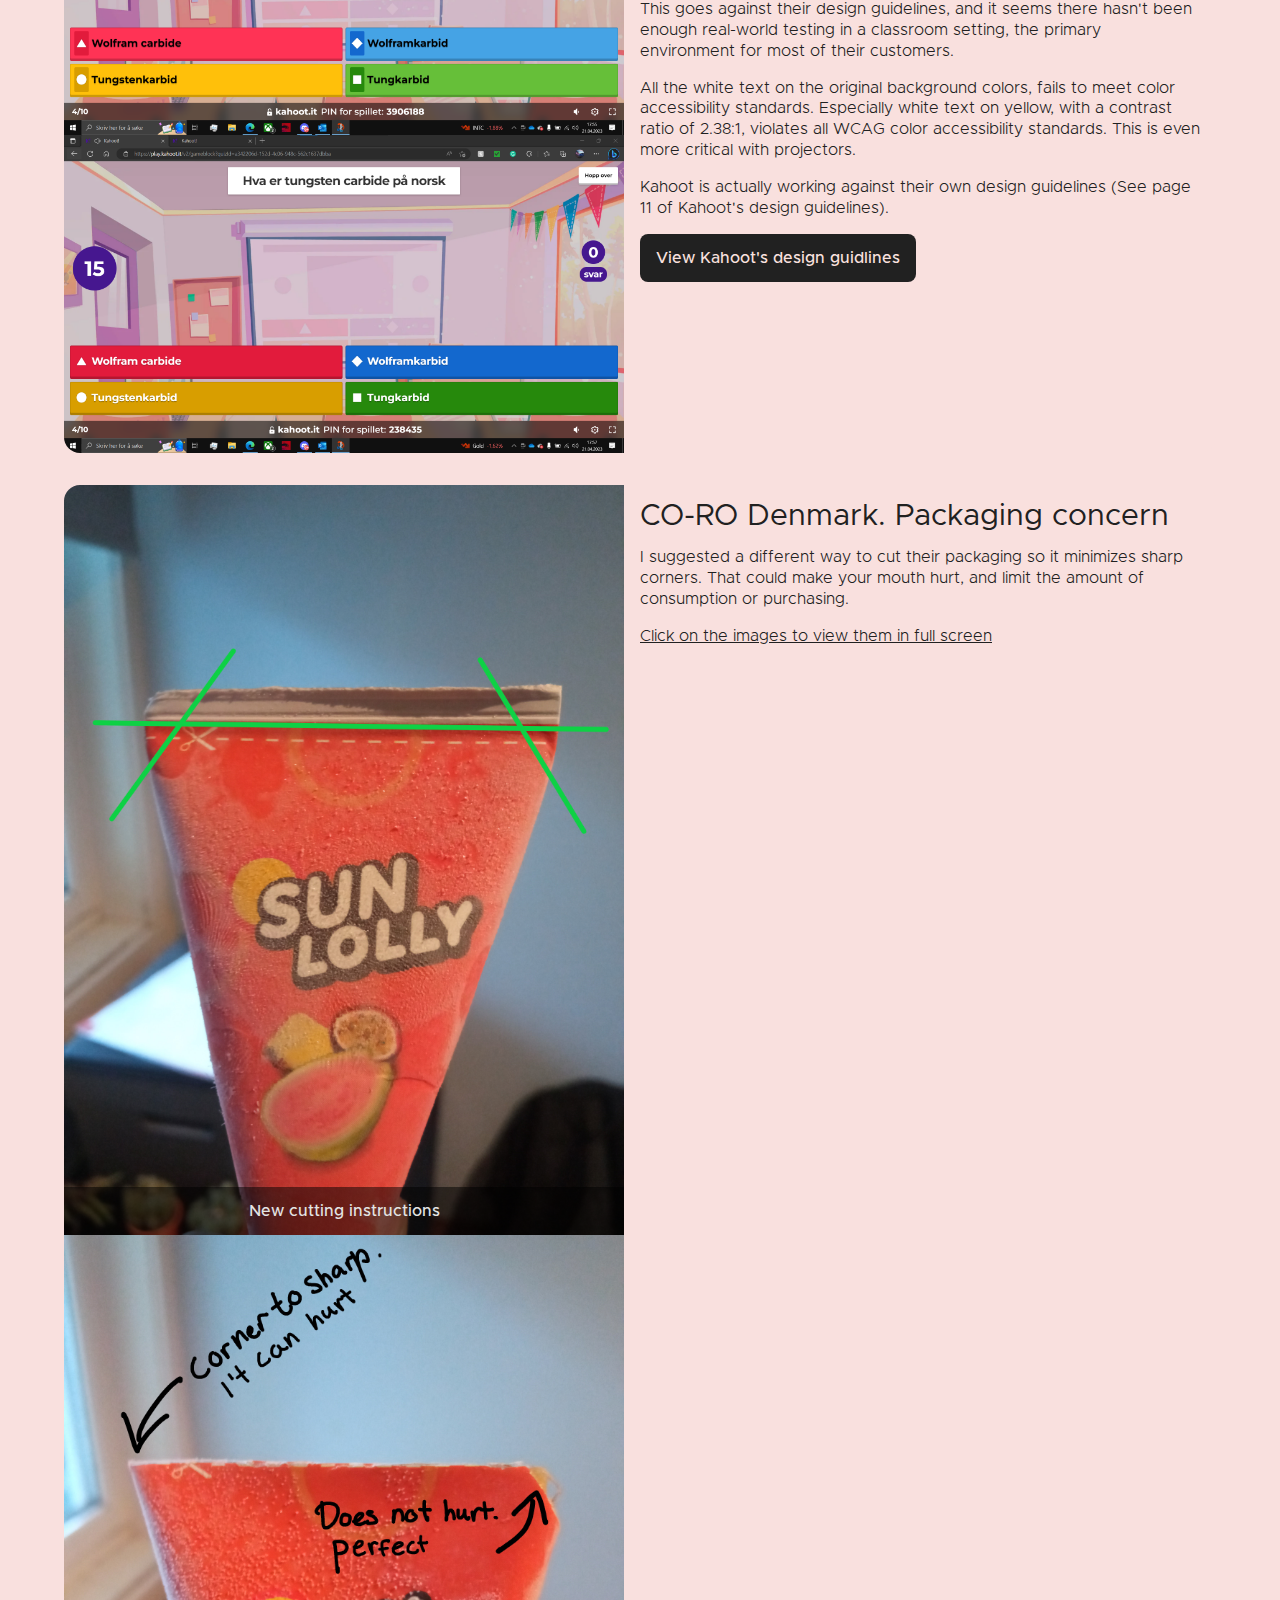
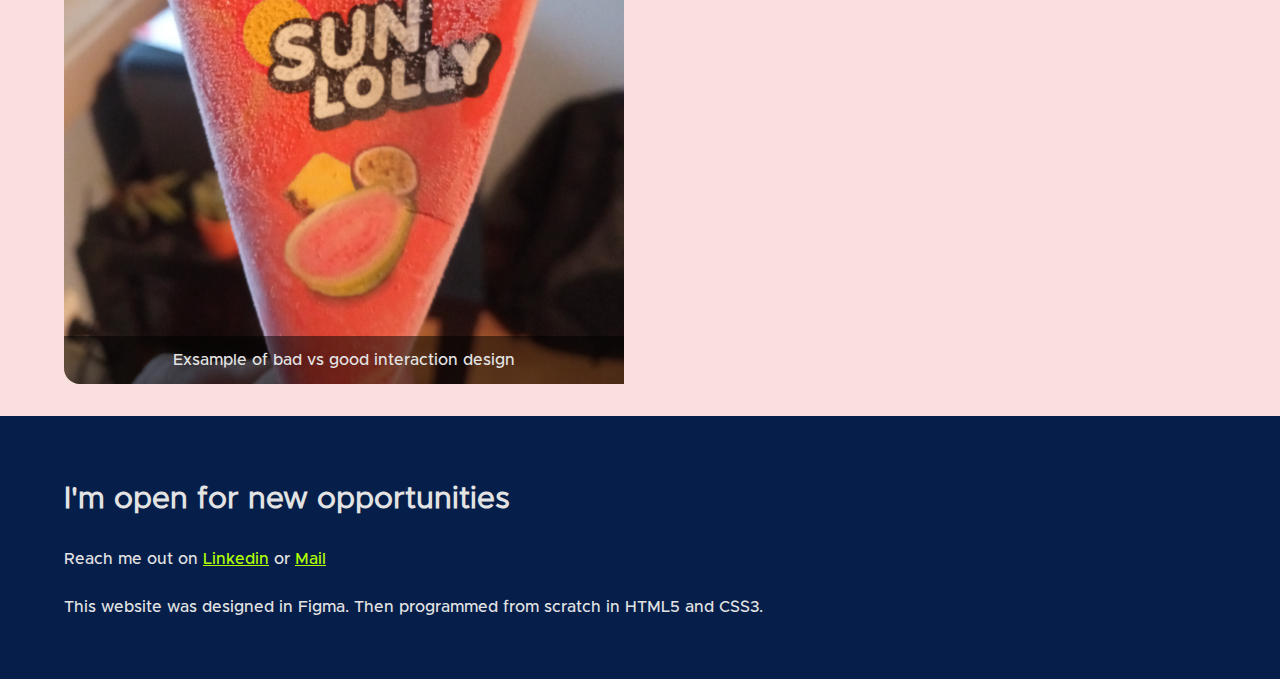
<file: UXDesign/index.html>
<!DOCTYPE html>

<html>
    <head>
        <title>Bilal Hussain • Designer, Researcher and developer!</title>

        <link rel="icon" href="../img/S.svg" alt="Smart inc Logo"/>
        <meta name="viewport" content="width=device-width, initial-scale=1.0">
        <link href="../style/style1.css" rel="stylesheet" type="text/css">
    </head>

    <body>

        <!-- desktop -->

        <section class="mars">
            <div class="mars">
                <header class="main">
                    <div style="display: flex; align-items: center; justify-content: space-between;">
                        <div style="display: flex; align-items: center;">
                            <h1 class="greet">Hi🖖! I'm Bilal.</h1>
                        </div>
                    </div>
                    <div>
                        <h1 class="greet">I'm a Designer, Researcher and developer! Scroll down to learn more about my projects.</h1>
                    </div>
                </header>
                <div class="martian">

                </div>
                <div class="greet">
                    <a href="https://solarsystem.nasa.gov/planets/mars/overview/">
                        <p class="inf">Click here to learn more about Mars at solarsystem.nasa.gov</p>
                    </a>
                </div>
                <nav class="menu">
                    <ul class="inline">
                        <li class="inline"><a href="../index.html">About me</a></li>
                        <li class="inline"><a href="../Programming/index.html">Programming</a></li>
                        <li class="inline"><a href="../UXDesign/index.html">▶UX Design</a></li>
                        
                        <li class="inline"><a href="../ProductDevelopment/index.html">Product development</a></li>
                    </ul>
                </nav>
            </div>
            <section class="main">
                <div class="article">
                    <div class="split">
                        <div class="container">
                            <a href="../img/Dic.png"><img class="resize" src="../img/Dic.png"></a>
                            <div class="overlay"><p class="greet">Original layout of Dictionary.com</p></div>
                        </div>
                        <div class="container">
                            <a href="../img/Dicown.png"><img class="resize" src="../img/Dicown.png"></a>
                            <div class="overlay"><p class="greet">Redesign of Dictionary.com</p></div>
                        </div>
                    </div>
                    <div class="subarticle">
                        <p class="title">Dictionary.com redesign</p>
                        <p class="article">I redesigned Dictionary.com to enhance the brand image, and make it easier on the eyes(less white space).</p>
                        <p class="article">It looks much more engaging, and I deployed a clever trick to make the user want to explore the page by scrolling down. Simply by optimizing the vertical space. So you see the next image in the gaming section and get curious. Or use the <span style="color:#b3ff00; background-color: black;">555nm</span> wavelength color(the most visible color).</p>
                        <p class="article">I conducted a case study and discovered that the redesign scored slightly higher than the original on a 1-10 scale. As a result, I concluded that there must be a middle ground between the two. Based on how the participants described the two.</p>
                        <p class="article" style="text-decoration: underline;">Click on the images to view them in full screen</p>
                        <button class="article" onclick="window.location.href='../img/Dictionary_case_study.pdf';">PDF of Case study</button>
                    </div>
                </div>
                <div class="article">
                    <div class="split">
                        <a href="../img/BlackText.png"><img class="resize" src="../img/BlackText.png"></a>
                        <a href="../img/WhiteText.png"><img class="resize" src="../img/WhiteText.png"></a>
                    </div>
                    <div class="subarticle">
                        <p class="title">Kahoot color choice, and readability</p>
                        <p class="article">Both as a teacher and a student, Kahoot has been a game-changer in education. There isn't much to complain about, but one consistent issue brought up by students and teachers alike is the difficulty of reading white text on yellow when using a projector. A good chunk of Kahoots’s probably takes place on a projector.</p>
                        <p class="article">This goes against their design guidelines, and it seems there hasn't been enough real-world testing in a classroom setting, the primary environment for most of their customers.</p>
                        <p class="article">All the white text on the original background colors, fails to meet color accessibility standards. Especially white text on yellow, with a contrast ratio of 2.38:1, violates all WCAG color accessibility standards. This is even more critical with projectors.</p>
                        <p class="article">Kahoot is actually working against their own design guidelines (See page 11 of Kahoot's design guidelines).</p>
                        <button class="article" onclick="window.location.href='https://kahoot.com/files/2017/08/Kahoot-BrandGuide-July2019.pdf';">View Kahoot's design guidlines</button>
                    </div>
                </div>
                <div class="article">
                    <div class="split">
                        <div class="container">
                            <a href="../img/Uncut.jpg"><img class="resize" src="../img/Uncut.jpg"></a>
                            <div class="overlay"><p class="greet">New cutting instructions</p></div>
                        </div>
                        <div class="container">
                            <a href="../img/Cut.jpg"><img class="resize" src="../img/Cut.jpg"></a>
                            <div class="overlay"><p class="greet">Exsample of bad vs good interaction design</p></div>
                        </div>
                    </div>
                    <div class="subarticle">
                        <p class="title">CO-RO Denmark. Packaging concern</p>
                        <p class="article">I suggested a different way to cut their packaging so it minimizes sharp corners. That could make your mouth hurt, and limit the amount of consumption or purchasing.</p>
                        <p class="article" style="text-decoration: underline;">Click on the images to view them in full screen</p>
                    </div>
                </div>
            </section>
            <footer class="footer">
                <h1 class="greet">I'm open for new opportunities</h1>
                <p class="greet">Reach me out on <a href="https://www.linkedin.com/in/bilalhussain125/?locale=en_US">Linkedin</a> or <a href="mailto:bilalhussain5008@gmail.com">Mail</a></p>      
                <p class="greet">This website was designed in Figma. Then programmed  from scratch in HTML5 and CSS3.  </p>
            </footer>
        </section>

        <div class="marsphoto">
            <img src="../img/marshero.jpg" class="mars">
        </div>

    </body>

</html>
</file>
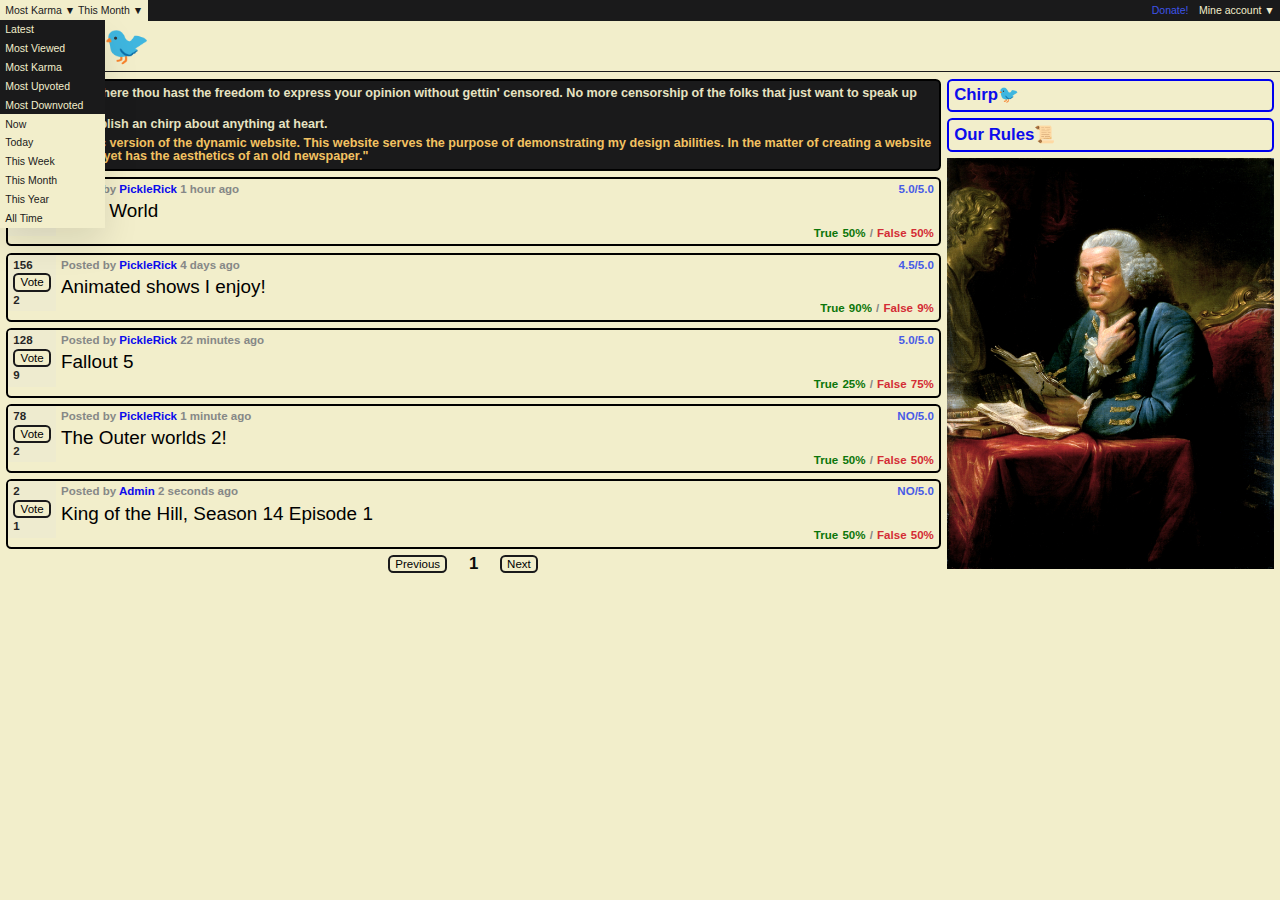
<file: ProductDesign/chirp/index.html>
<!DOCTYPE html>
<!-- saved from url=(0064)index.html?cat=3&sort=4&start=0&limit=10 -->
<html><head><meta http-equiv="Content-Type" content="text/html; charset=UTF-8">
    <link rel="icon" type="img/x-icon" href="img/BenjaminFranklin1767.ico">
    
    <title>Chirp🐦</title>

    <meta name="viewport" content="width=device-width, initial-scale=1.0">
    <link href="./index_files/style.css" rel="stylesheet" type="text/css">

</head>

<body data-new-gr-c-s-check-loaded="14.1034.0" data-gr-ext-installed="">
    <div class="topnav">
        <div class="dropdown">
            <a href="index.html?cat=3&amp;sort=4&amp;start=0&amp;limit=10#">Most Karma ▼ This Month ▼</a>
            <div class="dropdown-content">
                <object><a href="index.html?cat=1&amp;sort=4&amp;start=0&amp;limit=10">Latest</a></object>
                <object><a href="index.html?cat=2&amp;sort=4&amp;start=0&amp;limit=10">Most Viewed</a></object>
                <object><a href="index.html?cat=3&amp;sort=4&amp;start=0&amp;limit=10">Most Karma</a></object>
                <object><a href="index.html?cat=4&amp;sort=4&amp;start=0&amp;limit=10">Most Upvoted</a></object>
                <object><a href="index.html?cat=5&amp;sort=4&amp;start=0&amp;limit=10">Most Downvoted</a></object>
                
                <object><a class="sort" href="index.html?sort=1&amp;cat=3&amp;start=0&amp;limit=10">Now</a></object>
                <object><a class="sort" href="index.html?sort=2&amp;cat=3&amp;start=0&amp;limit=10">Today</a></object>
                <object><a class="sort" href="index.html?sort=3&amp;cat=3&amp;start=0&amp;limit=10">This Week</a></object>
                <object><a class="sort" href="index.html?sort=4&amp;cat=3&amp;start=0&amp;limit=10">This Month</a></object>
                <object><a class="sort" href="index.html?sort=5&amp;cat=3&amp;start=0&amp;limit=10">This Year</a></object>
                <object><a class="sort" href="index.html?sort=6&amp;cat=3&amp;start=0&amp;limit=10">All Time</a></object>
            </div>
        </div>
        <main>

    <div class="dropdown" style="float: right; width: auto;">
        <a href="index.html?cat=3&amp;sort=4&amp;start=0&amp;limit=10#">Mine account ▼</a>
        <div class="dropdown-content">
            <a href="BuyTicketsGazette.html">0🎟️</a>
            <a href="MineaccountGazette.html">Mine chirps</a>
            <!-- <a href="MineaccountcommentGazette.html">Mine comments</a> -->
            <!-- <a href="MinesubsGazette.html">Your subscriptions</a> -->
            <a href="MinesavesGazette.html">Saved articles</a>
            <!--<a href="MinesavescommentGazette.html">Saved comments</a> -->
            <a href="include/logout.inc.html">Logout</a>
        </div>
    </div>
    
</main>
        <form action="https://www.paypal.com/cgi-bin/webscr" id="iloveyou" method="post" target="_top">
            <input type="hidden" name="cmd" value="_donations">
            <input type="hidden" name="business" value="thepg17760704@gmail.com">
            <input type="hidden" name="item_name" value="Help!?">
            <input type="hidden" name="currency_code" value="USD">
            <a href="index.html?cat=3&amp;sort=4&amp;start=0&amp;limit=10#" style="float: right; color: #3E54E8;" onclick="document.getElementById(&#39;iloveyou&#39;).submit()">Donate!</a>
        </form>
    </div>

    <nav class="navmain">
        <a href="index.html" style="text-decoration: none;"><h1 class="title">Chirp🐦</h1></a>
    </nav>
    
    <div id="HomepageMobileDivDivider" style="display: grid; grid-template-columns: 74% 26%; padding: 6px 0px 0px 0px;"><div style="padding: 0px 6px 0px 6px;"><div class="asidebox" style="background-color: #1A1A1B;">
                    <div style="">
                        <h1 class="signuptext" style="color: #F2eecb; font-size: 12px; padding: 0px 0px 6px 0px;">This is a site where thou hast the freedom to express your opinion without gettin' censored. No more censorship of the folks that just want to speak up for themself!</h1>

                        <h1 class="signuptext" style="color: #F2eecb; font-size: 12px; padding: 0px 0px 6px 0px;">Feel free to publish an chirp about anything at heart.</h1>
                    
                        <h1 class="signuptext" style="color: #FFCC66; font-size: 12px;">"This is a static version of the dynamic website. This website serves the purpose of demonstrating my design abilities. In the matter of creating a website that is modern yet has the aesthetics of an old newspaper."</h1>
                    </div></div><div id="HomepageMobileMiddleLayout" style="padding: 0px 0px 0px 0px;"><div class="asidebox" style="margin: 6px 0px 0px 0px;">
                        <a href="PostpageGazette.html?c=1" style="text-decoration: none;">
                            <div style="">
                                <h1 class="signuptext" style="font-size: 16px;">Chirp🐦</h1>
                            </div>
                        </a></div></div><div id="HomepageMobileMiddleLayout" style="padding: 0px 0px 0px 0px;"><div class="asidebox" style="margin: 6px 0px 0px 0px;">
                        <a href="GeneralGazette.html" style="text-decoration: none;">
                            <div style="">
                                <h1 class="signuptext" style="font-size: 16px;">Our rules📜</h1>
                            </div>
                        </a></div></div><div>
                <a href="ArticlepageGazette.html?c=10" style="text-decoration: none; color: #1A1A1B;">
                    </a><div style="display: grid; grid-template-columns: 1fr 200fr; overflow: hidden; box-sizing: border-box; margin-top: 6px; width: 100%; border: solid 2px; border-radius: 5px;"><a href="ArticlepageGazette.html?c=10" style="text-decoration: none; color: #1A1A1B;">
                        <div style="background-color: #eeebcf">
                            <div style="padding: 0.30em; display: grid; grid-template-columns: 1fr;">

                                <h1 class="signuptext">235</h1>

                                <button href="#" type="submit" class="vote" style="margin-top: 2.01px; margin-bottom: 3px; ;">Vote</button>

                                <h1 class="signuptext">12</h1>

                            </div>
                        </div>
                        </a><div><a href="ArticlepageGazette.html?c=10" style="text-decoration: none; color: #1A1A1B;">
                            </a><div style="padding: 0.30em; display: grid; grid-template-columns: 1fr;"><a href="ArticlepageGazette.html?c=10" style="text-decoration: none; color: #1A1A1B;">

                </a>
                                <div style="display: grid; grid-template-columns: 8fr auto;">

                                    <h1 class="signuptext" style="color: #818384;">Posted by <a href="OtheraccountGazette.html?uid=1" style="text-decoration: none; overflow-wrap: anywhere;">PickleRick</a> 1 hour ago</h1>

                                    <h1 class="signuptext" style="color: #3E54E8;">5.0/5.0</h1>

                                </div>

                                <div class="postarea">

                                    <pre class="title">Hello World</pre>

                                </div>

                <a href="ArticlepageGazette.html?c=10" style="text-decoration: none; color: #1A1A1B;">

                                <div style="display: grid; grid-template-columns: 1fr;">

                                    <div style="display: grid; grid-template-columns: 14fr 1fr;">

                                        <h1 class="signuptext" style="color: #818384;"></h1>

                                        <div style="display: grid; grid-template-columns: 1fr 1fr 1fr;">

                                            <div style="display: grid; grid-template-columns: 1fr 1fr;">

                                                <h1 class="signuptext" style="color: #007000;">True</h1>

                                                <h1 class="signuptext" style="color: #007000; padding: 0px 0px 0px 4px;">50%</h1>

                                            </div>
                                            <div>
                                                <h1 class="signuptext" style="color: #818384; padding: 0px 4px 0px 4px;">/</h1>
                                            </div>
                                            <div style="display: grid; grid-template-columns: 1fr 1fr;">

                                                <h1 class="signuptext" style="color: #D2222D">False</h1>

                                                <h1 class="signuptext" style="color: #D2222D; padding: 0px 0px 0px 4px;">50%</h1>

                                        </div>
                                        </div>
                                    </div>
                                </div>

                            </a></div><a href="ArticlepageGazette.html?c=10" style="text-decoration: none; color: #1A1A1B;">
                        </a></div><a href="ArticlepageGazette.html?c=10" style="text-decoration: none; color: #1A1A1B;">
                    </a></div><a href="ArticlepageGazette.html?c=10" style="text-decoration: none; color: #1A1A1B;">
                </a>
                <a href="ArticlepageGazette.html?c=1" style="text-decoration: none; color: #1A1A1B;">
                    </a><div style="display: grid; grid-template-columns: 1fr 200fr; overflow: hidden; box-sizing: border-box; margin-top: 6px; width: 100%; border: solid 2px; border-radius: 5px;"><a href="ArticlepageGazette.html?c=1" style="text-decoration: none; color: #1A1A1B;">
                        <div style="background-color: #eeebcf">
                            <div style="padding: 0.30em; display: grid; grid-template-columns: 1fr;">

                                <h1 class="signuptext">156</h1>

                                <button href="#" type="submit" class="vote" style="margin-top: 2.01px; margin-bottom: 3px; ;">Vote</button>

                                <h1 class="signuptext">2</h1>

                            </div>
                        </div>
                        </a><div><a href="ArticlepageGazette.html?c=1" style="text-decoration: none; color: #1A1A1B;">
                            </a><div style="padding: 0.30em; display: grid; grid-template-columns: 1fr;"><a href="ArticlepageGazette.html?c=1" style="text-decoration: none; color: #1A1A1B;">

                </a>
                                <div style="display: grid; grid-template-columns: 8fr auto;">

                                    <h1 class="signuptext" style="color: #818384;">Posted by <a href="OtheraccountGazette.html?uid=1" style="text-decoration: none; overflow-wrap: anywhere;">PickleRick</a> 4 days ago</h1>

                                    <h1 class="signuptext" style="color: #3E54E8;">4.5/5.0</h1>

                                </div>

                                <div class="postarea">

                                    <pre class="title">Animated shows I enjoy!
</pre>

                                </div>

                <a href="ArticlepageGazette.html?c=1" style="text-decoration: none; color: #1A1A1B;">

                                <div style="display: grid; grid-template-columns: 1fr;">

                                    <div style="display: grid; grid-template-columns: 14fr 1fr;">

                                        <h1 class="signuptext" style="color: #818384;"></h1>

                                        <div style="display: grid; grid-template-columns: 1fr 1fr 1fr;">

                                            <div style="display: grid; grid-template-columns: 1fr 1fr;">

                                                <h1 class="signuptext" style="color: #007000;">True</h1>

                                                <h1 class="signuptext" style="color: #007000; padding: 0px 0px 0px 4px;">90%</h1>

                                            </div>
                                            <div>
                                                <h1 class="signuptext" style="color: #818384; padding: 0px 4px 0px 4px;">/</h1>
                                            </div>
                                            <div style="display: grid; grid-template-columns: 1fr 1fr;">

                                                <h1 class="signuptext" style="color: #D2222D">False</h1>

                                                <h1 class="signuptext" style="color: #D2222D; padding: 0px 0px 0px 4px;">9%</h1>

                                        </div>
                                        </div>
                                    </div>
                                </div>

                            </a></div><a href="ArticlepageGazette.html?c=1" style="text-decoration: none; color: #1A1A1B;">
                        </a></div><a href="ArticlepageGazette.html?c=1" style="text-decoration: none; color: #1A1A1B;">
                    </a></div><a href="ArticlepageGazette.html?c=1" style="text-decoration: none; color: #1A1A1B;">
                </a>
                <a href="ArticlepageGazette.html?c=11" style="text-decoration: none; color: #1A1A1B;">
                    </a><div style="display: grid; grid-template-columns: 1fr 200fr; overflow: hidden; box-sizing: border-box; margin-top: 6px; width: 100%; border: solid 2px; border-radius: 5px;"><a href="ArticlepageGazette.html?c=11" style="text-decoration: none; color: #1A1A1B;">
                        <div style="background-color: #eeebcf">
                            <div style="padding: 0.30em; display: grid; grid-template-columns: 1fr;">

                                <h1 class="signuptext">128</h1>

                                <button href="#" type="submit" class="vote" style="margin-top: 2.01px; margin-bottom: 3px; ;">Vote</button>

                                <h1 class="signuptext">9</h1>

                            </div>
                        </div>
                        </a><div><a href="ArticlepageGazette.html?c=11" style="text-decoration: none; color: #1A1A1B;">
                            </a><div style="padding: 0.30em; display: grid; grid-template-columns: 1fr;"><a href="ArticlepageGazette.html?c=11" style="text-decoration: none; color: #1A1A1B;">

                </a>
                                <div style="display: grid; grid-template-columns: 8fr auto;">

                                    <h1 class="signuptext" style="color: #818384;">Posted by <a href="OtheraccountGazette.html?uid=1" style="text-decoration: none; overflow-wrap: anywhere;">PickleRick</a> 22 minutes ago</h1>

                                    <h1 class="signuptext" style="color: #3E54E8;">5.0/5.0</h1>

                                </div>

                                <div class="postarea">

                                    <pre class="title">Fallout 5</pre>

                                </div>

                <a href="ArticlepageGazette.html?c=11" style="text-decoration: none; color: #1A1A1B;">

                                <div style="display: grid; grid-template-columns: 1fr;">

                                    <div style="display: grid; grid-template-columns: 14fr 1fr;">

                                        <h1 class="signuptext" style="color: #818384;"></h1>

                                        <div style="display: grid; grid-template-columns: 1fr 1fr 1fr;">

                                            <div style="display: grid; grid-template-columns: 1fr 1fr;">

                                                <h1 class="signuptext" style="color: #007000;">True</h1>

                                                <h1 class="signuptext" style="color: #007000; padding: 0px 0px 0px 4px;">25%</h1>

                                            </div>
                                            <div>
                                                <h1 class="signuptext" style="color: #818384; padding: 0px 4px 0px 4px;">/</h1>
                                            </div>
                                            <div style="display: grid; grid-template-columns: 1fr 1fr;">

                                                <h1 class="signuptext" style="color: #D2222D">False</h1>

                                                <h1 class="signuptext" style="color: #D2222D; padding: 0px 0px 0px 4px;">75%</h1>

                                        </div>
                                        </div>
                                    </div>
                                </div>

                            </a></div><a href="ArticlepageGazette.html?c=11" style="text-decoration: none; color: #1A1A1B;">
                        </a></div><a href="ArticlepageGazette.html?c=11" style="text-decoration: none; color: #1A1A1B;">
                    </a></div><a href="ArticlepageGazette.html?c=11" style="text-decoration: none; color: #1A1A1B;">
                </a>
                <a href="ArticlepageGazette.html?c=13" style="text-decoration: none; color: #1A1A1B;">
                    </a><div style="display: grid; grid-template-columns: 1fr 200fr; overflow: hidden; box-sizing: border-box; margin-top: 6px; width: 100%; border: solid 2px; border-radius: 5px;"><a href="ArticlepageGazette.html?c=13" style="text-decoration: none; color: #1A1A1B;">
                        <div style="background-color: #eeebcf">
                            <div style="padding: 0.30em; display: grid; grid-template-columns: 1fr;">

                                <h1 class="signuptext">78</h1>

                                <button href="#" type="submit" class="vote" style="margin-top: 2.01px; margin-bottom: 3px; ;">Vote</button>

                                <h1 class="signuptext">2</h1>

                            </div>
                        </div>
                        </a><div><a href="ArticlepageGazette.html?c=13" style="text-decoration: none; color: #1A1A1B;">
                            </a><div style="padding: 0.30em; display: grid; grid-template-columns: 1fr;"><a href="ArticlepageGazette.html?c=13" style="text-decoration: none; color: #1A1A1B;">

                </a>
                                <div style="display: grid; grid-template-columns: 8fr auto;">

                                    <h1 class="signuptext" style="color: #818384;">Posted by <a href="OtheraccountGazette.html?uid=1" style="text-decoration: none; overflow-wrap: anywhere;">PickleRick</a> 1 minute ago</h1>

                                    <h1 class="signuptext" style="color: #3E54E8;">NO/5.0</h1>

                                </div>

                                <div class="postarea">

                                    <pre class="title">The Outer worlds 2!</pre>

                                </div>

                <a href="ArticlepageGazette.html?c=13" style="text-decoration: none; color: #1A1A1B;">

                                <div style="display: grid; grid-template-columns: 1fr;">

                                    <div style="display: grid; grid-template-columns: 14fr 1fr;">

                                        <h1 class="signuptext" style="color: #818384;"></h1>

                                        <div style="display: grid; grid-template-columns: 1fr 1fr 1fr;">

                                            <div style="display: grid; grid-template-columns: 1fr 1fr;">

                                                <h1 class="signuptext" style="color: #007000;">True</h1>

                                                <h1 class="signuptext" style="color: #007000; padding: 0px 0px 0px 4px;">50%</h1>

                                            </div>
                                            <div>
                                                <h1 class="signuptext" style="color: #818384; padding: 0px 4px 0px 4px;">/</h1>
                                            </div>
                                            <div style="display: grid; grid-template-columns: 1fr 1fr;">

                                                <h1 class="signuptext" style="color: #D2222D">False</h1>

                                                <h1 class="signuptext" style="color: #D2222D; padding: 0px 0px 0px 4px;">50%</h1>

                                        </div>
                                        </div>
                                    </div>
                                </div>

                            </a></div><a href="ArticlepageGazette.html?c=13" style="text-decoration: none; color: #1A1A1B;">
                        </a></div><a href="ArticlepageGazette.html?c=13" style="text-decoration: none; color: #1A1A1B;">
                    </a></div><a href="ArticlepageGazette.html?c=13" style="text-decoration: none; color: #1A1A1B;">
                </a>
                <a href="ArticlepageGazette.html?c=14" style="text-decoration: none; color: #1A1A1B;">
                    </a><div style="display: grid; grid-template-columns: 1fr 200fr; overflow: hidden; box-sizing: border-box; margin-top: 6px; width: 100%; border: solid 2px; border-radius: 5px;"><a href="ArticlepageGazette.html?c=14" style="text-decoration: none; color: #1A1A1B;">
                        <div style="background-color: #eeebcf">
                            <div style="padding: 0.30em; display: grid; grid-template-columns: 1fr;">

                                <h1 class="signuptext">2</h1>

                                <button href="#" type="submit" class="vote" style="margin-top: 2.01px; margin-bottom: 3px; ;">Vote</button>

                                <h1 class="signuptext">1</h1>

                            </div>
                        </div>
                        </a><div><a href="ArticlepageGazette.html?c=14" style="text-decoration: none; color: #1A1A1B;">
                            </a><div style="padding: 0.30em; display: grid; grid-template-columns: 1fr;"><a href="ArticlepageGazette.html?c=14" style="text-decoration: none; color: #1A1A1B;">

                </a>
                                <div style="display: grid; grid-template-columns: 8fr auto;">

                                    <h1 class="signuptext" style="color: #818384;">Posted by <a href="OtheraccountGazette.html?uid=3" style="text-decoration: none; overflow-wrap: anywhere;">Admin</a> 2 seconds ago</h1>

                                    <h1 class="signuptext" style="color: #3E54E8;">NO/5.0</h1>

                                </div>

                                <div class="postarea">

                                    <pre class="title">King of the Hill, Season 14 Episode 1</pre>

                                </div>

                <a href="ArticlepageGazette.html?c=14" style="text-decoration: none; color: #1A1A1B;">

                                <div style="display: grid; grid-template-columns: 1fr;">

                                    <div style="display: grid; grid-template-columns: 14fr 1fr;">

                                        <h1 class="signuptext" style="color: #818384;"></h1>

                                        <div style="display: grid; grid-template-columns: 1fr 1fr 1fr;">

                                            <div style="display: grid; grid-template-columns: 1fr 1fr;">

                                                <h1 class="signuptext" style="color: #007000;">True</h1>

                                                <h1 class="signuptext" style="color: #007000; padding: 0px 0px 0px 4px;">50%</h1>

                                            </div>
                                            <div>
                                                <h1 class="signuptext" style="color: #818384; padding: 0px 4px 0px 4px;">/</h1>
                                            </div>
                                            <div style="display: grid; grid-template-columns: 1fr 1fr;">

                                                <h1 class="signuptext" style="color: #D2222D">False</h1>

                                                <h1 class="signuptext" style="color: #D2222D; padding: 0px 0px 0px 4px;">50%</h1>

                                        </div>
                                        </div>
                                    </div>
                                </div>

                            </a></div><a href="ArticlepageGazette.html?c=14" style="text-decoration: none; color: #1A1A1B;">
                        </a></div><a href="ArticlepageGazette.html?c=14" style="text-decoration: none; color: #1A1A1B;">
                    </a></div><a href="ArticlepageGazette.html?c=14" style="text-decoration: none; color: #1A1A1B;">
                </a></div><div style="text-align: center; padding: 6px 0px 0px 0px;"><div style="display: inline-block;"><div style="display: grid; grid-template-columns: 100px 50px 100px; align-self: center; justify-self: center;"><div><button class="vote" style="float: right;">Previous</button></div><div style="align-self: center; justify-self: center;"><h1 class="signuptext" style="font-size: 16px; display: table-caption;">1</h1></div><a href="index.html?cat=3&amp;sort=4&amp;start=10&amp;limit=10">
                            <button type="submit" class="vote" style="float: left;">Next</button></a></div></div></div></div><div id="HomepageMobileDiv" style="padding: 0px 6px 0px 0px;"><a href="PostpageGazette.html?c=1" style="text-decoration: none;">
                    <div class="asidebox" style="margin: 0px 0px 0px 0px;">
                        <div style="">
                            <h1 class="signuptext" style="font-size: 16px; display:">Chirp🐦</h1>
                        </div>
                    </div>
            </a><a href="GeneralGazette.html" style="text-decoration: none;">
                    <div class="asidebox" style="margin: 6px 0px 0px 0px;">
                        <div style="">
                            <h1 class="signuptext" style="font-size: 16px;">Our Rules📜</h1>
                        </div>
                    </div>
            </a><div style="padding: 6px 0px 0px 0px;">
                    <img style="max-width: 100%;" src="./index_files/Benjamin_Franklin_1767_2.jpg" alt="Man in a jacket"></div></div></div>    


</body><grammarly-desktop-integration data-grammarly-shadow-root="true"><template shadowrootmode="open"><style>
  div.grammarly-desktop-integration {
    position: absolute;
    width: 1px;
    height: 1px;
    padding: 0;
    margin: -1px;
    overflow: hidden;
    clip: rect(0, 0, 0, 0);
    white-space: nowrap;
    border: 0;
    -moz-user-select: none;
    -webkit-user-select: none;
    -ms-user-select:none;
    user-select:none;
  }

  div.grammarly-desktop-integration:before {
    content: attr(data-content);
  }
</style><div aria-label="grammarly-integration" role="group" tabindex="-1" class="grammarly-desktop-integration" data-content="{&quot;mode&quot;:&quot;full&quot;,&quot;isActive&quot;:true,&quot;isUserDisabled&quot;:false}"></div></template></grammarly-desktop-integration></html>
</file>
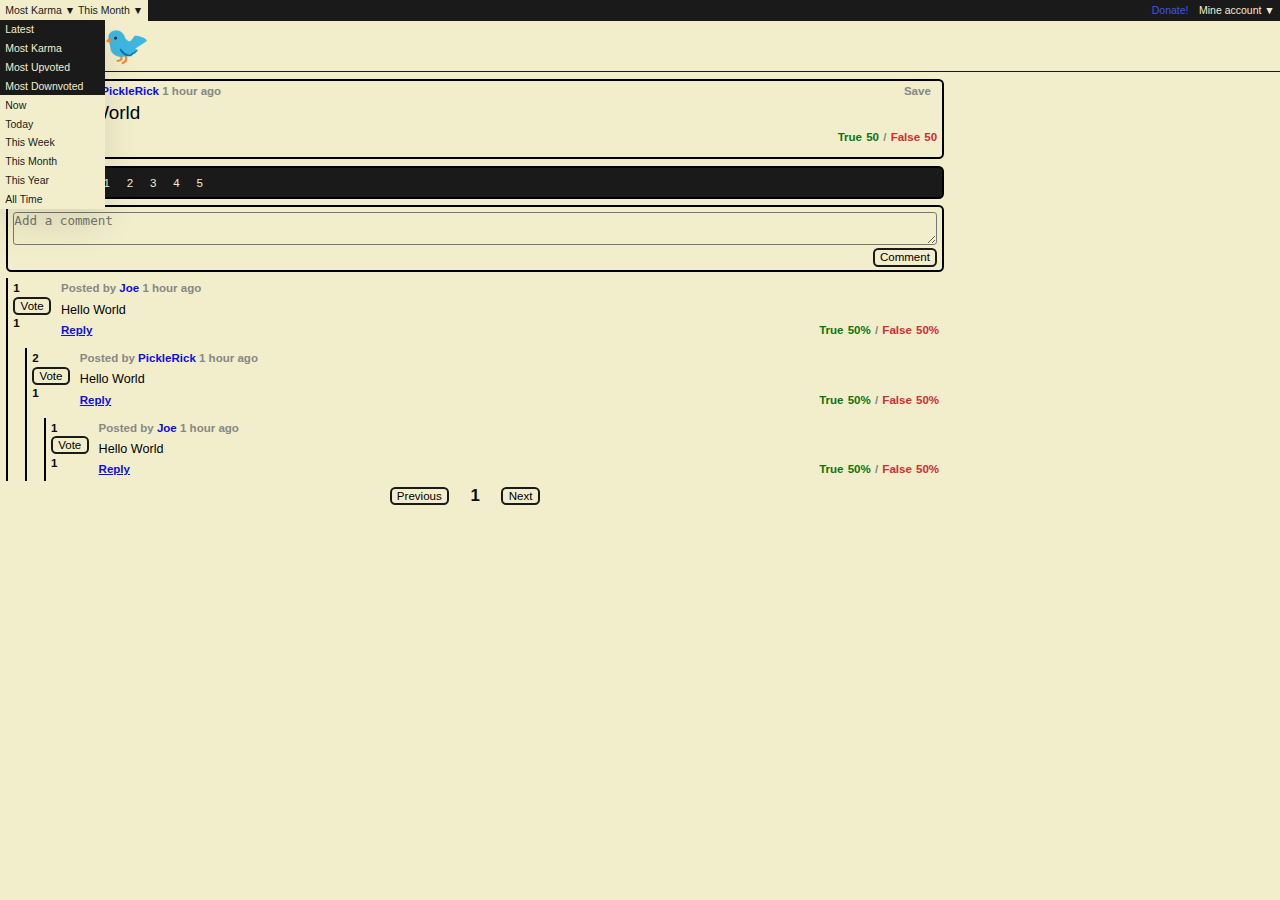
<file: ProductDesign/chirp/ArticlepageGazette.html>
<!DOCTYPE html>
<!-- saved from url=(0082)ArticlepageGazette.html?cat=3&sort=4&c=10&start=0&limit=10 -->
<html><head><meta http-equiv="Content-Type" content="text/html; charset=UTF-8">
    <link rel="icon" type="img/x-icon" href="img/BenjaminFranklin1767.ico">
    <title>Hello World</title>

    <meta name="viewport" content="width=device-width, initial-scale=1">
    <link href="./ArticlepageGazette_files/style.css" rel="stylesheet" type="text/css">
</head>

<body data-new-gr-c-s-check-loaded="14.1034.0" data-gr-ext-installed="">
    <div class="topnav">
        <div class="dropdown">
            <a href="ArticlepageGazette.html?cat=3&amp;sort=4&amp;c=10&amp;start=0&amp;limit=10#">Most Karma ▼ This Month ▼</a>
            <div class="dropdown-content">
                <object><a href="ArticlepageGazette.html?cat=1&amp;sort=4&amp;c=10&amp;start=0&amp;limit=10" "="">Latest</a></object>
                <object><a href="ArticlepageGazette.html?cat=3&amp;sort=4&amp;c=10&amp;start=0&amp;limit=10" "="">Most Karma</a></object>
                <object><a href="ArticlepageGazette.html?cat=4&amp;sort=4&amp;c=10&amp;start=0&amp;limit=10" "="">Most Upvoted</a></object>
                <object><a href="ArticlepageGazette.html?cat=5&amp;sort=4&amp;c=10&amp;start=0&amp;limit=10" "="">Most Downvoted</a></object>
                
                <object><a class="sort" href="ArticlepageGazette.html?sort=1&amp;cat=3&amp;c=10&amp;start=0&amp;limit=10" "="">Now</a></object>
                <object><a class="sort" href="ArticlepageGazette.html?sort=2&amp;cat=3&amp;c=10&amp;start=0&amp;limit=10" "="">Today</a></object>
                <object><a class="sort" href="ArticlepageGazette.html?sort=3&amp;cat=3&amp;c=10&amp;start=0&amp;limit=10" "="">This Week</a></object>
                <object><a class="sort" href="ArticlepageGazette.html?sort=4&amp;cat=3&amp;c=10&amp;start=0&amp;limit=10" "="">This Month</a></object>
                <object><a class="sort" href="ArticlepageGazette.html?sort=5&amp;cat=3&amp;c=10&amp;start=0&amp;limit=10" "="">This Year</a></object>
                <object><a class="sort" href="ArticlepageGazette.html?sort=6&amp;cat=3&amp;c=10&amp;start=0&amp;limit=10" "="">All Time</a></object>
            </div>
        </div>
        <main>

    <div class="dropdown" style="float: right; width: auto;">
        <a href="ArticlepageGazette.html?cat=3&amp;sort=4&amp;c=10&amp;start=0&amp;limit=10#">Mine account ▼</a>
        <div class="dropdown-content">
            <a href="BuyTicketsGazette.html">0🎟️</a>
            <a href="MineaccountGazette.html">Mine chirps</a>
            <!-- <a href="MineaccountcommentGazette.html">Mine comments</a> -->
            <!-- <a href="MinesubsGazette.html">Your subscriptions</a> -->
            <a href="MinesavesGazette.html">Saved articles</a>
            <!--<a href="MinesavescommentGazette.html">Saved comments</a> -->
            <a href="include/logout.inc.html">Logout</a>
        </div>
    </div>
    
</main>
        <form action="https://www.paypal.com/cgi-bin/webscr" id="iloveyou" method="post" target="_top">
            <input type="hidden" name="cmd" value="_donations">
            <input type="hidden" name="business" value="thepg17760704@gmail.com">
            <input type="hidden" name="item_name" value="Help!?">
            <input type="hidden" name="currency_code" value="USD">
            <a href="ArticlepageGazette.html?cat=3&amp;sort=4&amp;c=10&amp;start=0&amp;limit=10#" style="float: right; color: #3E54E8;" onclick="document.getElementById(&#39;iloveyou&#39;).submit()">Donate!</a>
        </form>
    </div>

    <nav class="navmain">
        <a href="index.html" style="text-decoration: none;"><h1 class="title">Chirp🐦</h1></a>
    </nav>

    <div id="PostMobileDivDivider" style="display: grid; grid-template-columns: 74% 26%; padding: 0px 6px 0px 6px; grid-gap: 6px;"><div><div><div style="display: grid; grid-template-columns: 1fr 200fr; overflow: hidden; box-sizing: border-box; margin-top: 6px; width: 100%; border: solid 2px; border-radius: 5px;"><div style="background-color: #eeebcf"><div style="padding: 0.30em; display: grid; grid-template-columns: 1fr;"><form method="post" action="ArticlepageGazette.html?cat=3&amp;sort=4&amp;c=10&amp;start=0&amp;limit=10">
                                        <div class="center">
                                            <button type="submit" name="Upvote" value="Upvote" class="voting">▲</button>
                                        </div>
                                    </form><h1 class="signuptext" style="margin-bottom: 2.01px; margin-top: 3px; text-align: center;">235</h1><h1 class="signuptext" style="margin-bottom: 2.01px; text-align: center;">12</h1><form method="post" action="ArticlepageGazette.html?cat=3&amp;sort=4&amp;c=10&amp;start=0&amp;limit=10">
                                        <div class="center">
                                            <button type="submit" name="Downvote" value="Downvote" class="voting">▼</button>
                                        </div>
                                    </form></div></div><div><div style="padding: 0.30em; display: grid; grid-template-columns: 1fr;"><div style="display: grid; grid-template-columns: 14fr 1fr;"><h1 class="signuptext" style="color: #818384;">Posted by <a href="OtheraccountGazette.html?uid=1" style="text-decoration: none; overflow-wrap: anywhere;">PickleRick</a> 1 hour ago</h1><div style="display: grid; grid-template-columns: 1fr;"><form method="post" id="Save">
                                            <input type="hidden" name="Save" value="Save">
                                            <a href="ArticlepageGazette.html?cat=3&amp;sort=4&amp;c=10&amp;start=0&amp;limit=10#" style="float: right; text-decoration: none; padding: 0px 6px 0px 6px;" onclick="document.getElementById(&#39;Save&#39;).submit()"><h1 class="signuptext" style="color: #818384;">Save</h1></a>
                                        </form>
                                <!--    <form action="https://www.paypal.com/cgi-bin/webscr" id="iloveyouto" method="post" target="_top">
                                        <input type="hidden" name="cmd" value="_donations" />
                                        <input type="hidden" name="business" value="bilalhussain5008@gmail.com" />
                                        <input type="hidden" name="item_name" value="Help!?" />
                                        <input type="hidden" name="currency_code" value="USD" />
                                        <a href="#" style="float: right; text-decoration: none; padding: 0px 0px 0px 0px;" onclick="document.getElementById('iloveyouto').submit()"><h1 class='signuptext' style='color:#3E54E8;'>Donate!</h1></a>
                                    </form> -->

                                </div></div><div class="postarea">

                                <pre class="title">Hello World</pre>

                                <pre class="post"></pre>

                        </div><div style="display: grid; grid-template-columns: 1fr;"><div style="display: grid; grid-template-columns: 14fr 1fr;"><h1 class="signuptext" style="color: #818384;"></h1><div style="display: grid; grid-template-columns: 1fr 1fr 1fr;"><div style="display: grid; grid-template-columns: 1fr 1fr;"><form method="post" id="SetTrue">
                                                    <input type="hidden" name="SetTrue" value="SetTrue">
                                                    <a href="javascript:window.location.reload();" style="float: right; text-decoration: none; padding: 0px 4px 0px 6px;" onclick="document.getElementById(&#39;SetTrue&#39;).submit()"><h1 class="signuptext" style="color: #007000;">True</h1></a>
                                                </form><h1 class="signuptext" style="color: #007000;">50</h1></div><div><h1 class="signuptext" style="color: #818384; padding: 0px 4px 0px 4px;">/</h1></div><div style="display: grid; grid-template-columns: 1fr 1fr;"><form method="post" id="SetFalse">
                                                    <input type="hidden" name="SetFalse" value="SetFalse">
                                                    <a href="javascript:window.location.reload();" style="float: right; text-decoration: none; padding: 0px 4px 0px 0px;" onclick="document.getElementById(&#39;SetFalse&#39;).submit()"><h1 class="signuptext" style="color: #D2222D;">False</h1></a>
                                                </form><h1 class="signuptext" style="color: #D2222D">50</h1></div></div></div></div></div></div></div></div><div><div class="asidebox" style="background-color: #1A1A1B; margin-top: 6px;"><form method="post" action="ArticlepageGazette.html?cat=3&amp;sort=4&amp;c=10&amp;start=0&amp;limit=10">
                    <div style="display: grid; grid-template-columns: auto 1fr; align-items: baseline;">
                        <div>
                            <h1 class="signuptext" style="color: #F2eecb; font-size: 11px;">Rate this chirp:</h1>
                        </div>
                        <div>
                            <button class="borderless" type="submit" name="rate" value="1">1</button>
                            <button class="borderless" type="submit" name="rate" value="2">2</button>
                            <button class="borderless" type="submit" name="rate" value="3">3</button>
                            <button class="borderless" type="submit" name="rate" value="4">4</button>
                            <button class="borderless" type="submit" name="rate" value="5">5</button>
                        </div>
                    </div></form></div></div><div><form method="POST" action''="">
            <div style="overflow: hidden; box-sizing: border-box; margin-top: 6px; width: 100%; padding: 0.30em; padding-bottom: 0px; border: solid 2px; border-radius: 5px;">
                <input type="hidden" name="cid" value="10">
                <input type="hidden" name="pid" value="0">
                <input type="hidden" name="idUsers" value="3">
                <input type="hidden" name="date" value="2023-08-03 23:03:48">
                
                <div>
                    <textarea maxlength="10000" name="comment" placeholder="Add a comment" rows="2" style="font-size: 12px; width: 100%; box-sizing: border-box; border-radius: 3px; background-color: #F2eecb; overflow-wrap: break-word;"></textarea>
                </div>
                <button style="margin-bottom: 0.30em; float: right;" type="submit" name="commentSubmit" class="post">Comment</button>
            </div>
        </form></div><div><div>
            <div style="display: grid; grid-template-columns: 1fr; border-left: solid 2px black; margin-top: 6px;">
                <div style="display: grid; grid-template-columns: 1fr 200fr; overflow: hidden; box-sizing: border-box; width: 100%;">
                    <div>
                        <div style="padding: 0.30em; display: grid; grid-template-columns: 1fr;">
                        
                            <h1 class="signuptext">1</h1>
                            
                            <a href="ReplypageGazette.html?c=10&amp;p=&amp;k=22&amp;SortByMostUpdot=True">
                                <button class="vote" style="margin-top: 2.01px; margin-bottom: 3px; ">Vote</button>
                            </a>
                            
                            <h1 class="signuptext">1</h1>
                            
                        </div>
                    </div>
                    <div>
                        <div style="padding: 0.30em; display: grid; grid-template-columns: 1fr;">
                            <div style="display: grid; grid-template-columns: 14fr 1fr;">

                                <h1 class="signuptext" style="color: #818384;">Posted by
                                <a href="OtheraccountGazette.html?uid=2" style="text-decoration: none; overflow-wrap: anywhere;">Joe</a>
                                1 hour ago</h1>

                            </div>

                            <div class="postarea">
                            
                                <pre class="comment">Hello World</pre>

                            </div>

                            <div style="display: grid; grid-template-columns: 1fr;">

                                <div style="display: grid; grid-template-columns: 14fr 1fr;">

                                    <div style="display: grid; grid-template-columns: 1fr 1fr;">

                                        <h1 class="signuptext" style="color: #818384;"><a href="ArticlepageGazette.html?cat=3&amp;sort=4&amp;c=10&amp;start=0&amp;limit=10#" class="reply-btn" data-comment-id="22">Reply</a></h1>

                                    </div>

                                    <div style="display: grid; grid-template-columns: 1fr 1fr 1fr;">

                                        <div style="display: grid; grid-template-columns: 1fr 1fr;">

                                            <h1 class="signuptext" style="color: #007000;">True</h1>

                                            <h1 class="signuptext" style="color: #007000; padding: 0px 0px 0px 4px;">50%</h1>

                                        </div>
                                        <div>
                                            <h1 class="signuptext" style="color: #818384; padding: 0px 4px 0px 4px;">/</h1>
                                        </div>
                                        <div style="display: grid; grid-template-columns: 1fr 1fr;">

                                            <h1 class="signuptext" style="color: #D2222D">False</h1>

                                            <h1 class="signuptext" style="color: #D2222D; padding: 0px 0px 0px 4px;">50%</h1>

                                    </div>
                                    </div>
                                </div>
                            </div>
                            <div><form class="reply-form" method="POST" style="display:none;" data-comment-id="22" action''="">
            <div style="overflow: hidden; box-sizing: border-box; margin-top: 6px; width: 100%; padding: 0.30em; padding-bottom: 0px; border: solid 2px; border-radius: 5px;">
                <input type="hidden" name="cid" value="10">
                <input type="hidden" name="pid" value="22">
                <input type="hidden" name="CorR" value="0">
                <input type="hidden" name="idUsers" value="3">
                <input type="hidden" name="date" value="2023-08-03 23:03:48">
                
                <div>
                    <textarea maxlength="10000" name="comment" placeholder="Add a reply" rows="2" style="font-size: 12px; width: 100%; box-sizing: border-box; border-radius: 3px; background-color: #F2eecb; overflow-wrap: break-word;"></textarea>
                </div>
                <button style="margin-bottom: 0.30em; float: right;" type="submit" name="replySubmit" class="post">Comment</button>
            </div>
        </form></div>
                        </div>
                    </div>
                </div>
                <div>
                    <div style="padding-left:16px">
            <div style="display: grid; grid-template-columns: 1fr; border-left: solid 2px black; margin-top: 6px;">
                <div style="display: grid; grid-template-columns: 1fr 200fr; overflow: hidden; box-sizing: border-box; width: 100%;">
                    <div>
                        <div style="padding: 0.30em; display: grid; grid-template-columns: 1fr;">
                        
                            <h1 class="signuptext">2</h1>
                            
                            <a href="ReplypageGazette.html?c=10&amp;p=22&amp;k=23&amp;SortByMostUpdot=True">
                                <button class="vote" style="margin-top: 2.01px; margin-bottom: 3px; ">Vote</button>
                            </a>
                            
                            <h1 class="signuptext">1</h1>
                            
                        </div>
                    </div>
                    <div>
                        <div style="padding: 0.30em; display: grid; grid-template-columns: 1fr;">
                            <div style="display: grid; grid-template-columns: 14fr 1fr;">

                                <h1 class="signuptext" style="color: #818384;">Posted by
                                <a href="OtheraccountGazette.html?uid=1" style="text-decoration: none; overflow-wrap: anywhere;">PickleRick</a>
                                1 hour ago</h1>

                            </div>

                            <div class="postarea">
                            
                                <pre class="comment">Hello World</pre>

                            </div>

                            <div style="display: grid; grid-template-columns: 1fr;">

                                <div style="display: grid; grid-template-columns: 14fr 1fr;">

                                    <div style="display: grid; grid-template-columns: 1fr 1fr;">

                                        <h1 class="signuptext" style="color: #818384;"><a href="ArticlepageGazette.html?cat=3&amp;sort=4&amp;c=10&amp;start=0&amp;limit=10#" class="reply-btn" data-comment-id="23">Reply</a></h1>

                                    </div>

                                    <div style="display: grid; grid-template-columns: 1fr 1fr 1fr;">

                                        <div style="display: grid; grid-template-columns: 1fr 1fr;">

                                            <h1 class="signuptext" style="color: #007000;">True</h1>

                                            <h1 class="signuptext" style="color: #007000; padding: 0px 0px 0px 4px;">50%</h1>

                                        </div>
                                        <div>
                                            <h1 class="signuptext" style="color: #818384; padding: 0px 4px 0px 4px;">/</h1>
                                        </div>
                                        <div style="display: grid; grid-template-columns: 1fr 1fr;">

                                            <h1 class="signuptext" style="color: #D2222D">False</h1>

                                            <h1 class="signuptext" style="color: #D2222D; padding: 0px 0px 0px 4px;">50%</h1>

                                    </div>
                                    </div>
                                </div>
                            </div>
                            <div><form class="reply-form" method="POST" style="display:none;" data-comment-id="23" action''="">
            <div style="overflow: hidden; box-sizing: border-box; margin-top: 6px; width: 100%; padding: 0.30em; padding-bottom: 0px; border: solid 2px; border-radius: 5px;">
                <input type="hidden" name="cid" value="10">
                <input type="hidden" name="pid" value="23">
                <input type="hidden" name="CorR" value="0">
                <input type="hidden" name="idUsers" value="3">
                <input type="hidden" name="date" value="2023-08-03 23:03:48">
                
                <div>
                    <textarea maxlength="10000" name="comment" placeholder="Add a reply" rows="2" style="font-size: 12px; width: 100%; box-sizing: border-box; border-radius: 3px; background-color: #F2eecb; overflow-wrap: break-word;"></textarea>
                </div>
                <button style="margin-bottom: 0.30em; float: right;" type="submit" name="replySubmit" class="post">Comment</button>
            </div>
        </form></div>
                        </div>
                    </div>
                </div>
                <div>
                    <div style="padding-left:16px">
            <div style="display: grid; grid-template-columns: 1fr; border-left: solid 2px black; margin-top: 6px;">
                <div style="display: grid; grid-template-columns: 1fr 200fr; overflow: hidden; box-sizing: border-box; width: 100%;">
                    <div>
                        <div style="padding: 0.30em; display: grid; grid-template-columns: 1fr;">
                        
                            <h1 class="signuptext">1</h1>
                            
                            <a href="ReplypageGazette.html?c=10&amp;p=23&amp;k=24&amp;SortByMostUpdot=True">
                                <button class="vote" style="margin-top: 2.01px; margin-bottom: 3px; ">Vote</button>
                            </a>
                            
                            <h1 class="signuptext">1</h1>
                            
                        </div>
                    </div>
                    <div>
                        <div style="padding: 0.30em; display: grid; grid-template-columns: 1fr;">
                            <div style="display: grid; grid-template-columns: 14fr 1fr;">

                                <h1 class="signuptext" style="color: #818384;">Posted by
                                <a href="OtheraccountGazette.html?uid=2" style="text-decoration: none; overflow-wrap: anywhere;">Joe</a>
                                1 hour ago</h1>

                            </div>

                            <div class="postarea">
                            
                                <pre class="comment">Hello World</pre>

                            </div>

                            <div style="display: grid; grid-template-columns: 1fr;">

                                <div style="display: grid; grid-template-columns: 14fr 1fr;">

                                    <div style="display: grid; grid-template-columns: 1fr 1fr;">

                                        <h1 class="signuptext" style="color: #818384;"><a href="ArticlepageGazette.html?cat=3&amp;sort=4&amp;c=10&amp;start=0&amp;limit=10#" class="reply-btn" data-comment-id="24">Reply</a></h1>

                                    </div>

                                    <div style="display: grid; grid-template-columns: 1fr 1fr 1fr;">

                                        <div style="display: grid; grid-template-columns: 1fr 1fr;">

                                            <h1 class="signuptext" style="color: #007000;">True</h1>

                                            <h1 class="signuptext" style="color: #007000; padding: 0px 0px 0px 4px;">50%</h1>

                                        </div>
                                        <div>
                                            <h1 class="signuptext" style="color: #818384; padding: 0px 4px 0px 4px;">/</h1>
                                        </div>
                                        <div style="display: grid; grid-template-columns: 1fr 1fr;">

                                            <h1 class="signuptext" style="color: #D2222D">False</h1>

                                            <h1 class="signuptext" style="color: #D2222D; padding: 0px 0px 0px 4px;">50%</h1>

                                    </div>
                                    </div>
                                </div>
                            </div>
                            <div><form class="reply-form" method="POST" style="display:none;" data-comment-id="24" action''="">
            <div style="overflow: hidden; box-sizing: border-box; margin-top: 6px; width: 100%; padding: 0.30em; padding-bottom: 0px; border: solid 2px; border-radius: 5px;">
                <input type="hidden" name="cid" value="10">
                <input type="hidden" name="pid" value="24">
                <input type="hidden" name="CorR" value="0">
                <input type="hidden" name="idUsers" value="3">
                <input type="hidden" name="date" value="2023-08-03 23:03:48">
                
                <div>
                    <textarea maxlength="10000" name="comment" placeholder="Add a reply" rows="2" style="font-size: 12px; width: 100%; box-sizing: border-box; border-radius: 3px; background-color: #F2eecb; overflow-wrap: break-word;"></textarea>
                </div>
                <button style="margin-bottom: 0.30em; float: right;" type="submit" name="replySubmit" class="post">Comment</button>
            </div>
        </form></div>
                        </div>
                    </div>
                </div>
                <div>
                    <div style="padding-left:16px"></div>
                </div>
            </div></div>
                </div>
            </div></div>
                </div>
            </div></div><div style="text-align: center; padding: 6px 0px 0px 0px;"><div style="display: inline-block;"><div style="display: grid; grid-template-columns: 100px 50px 100px; align-self: center; justify-self: center;"><div><button class="vote" style="float: right;">Previous</button></div><div style="align-self: center; justify-self: center;"><h1 class="signuptext" style="font-size: 16px; display: table-caption;">1</h1></div><a href="ArticlepageGazette.html?cat=3&amp;sort=4&amp;c=10&amp;start=10&amp;limit=10">
                                    <button type="submit" class="vote" style="float: left;">Next</button></a></div></div></div></div></div></div>
    <script>
    // Function to toggle the visibility of the reply form
    function toggleReplyForm(commentId) {
        var replyForm = document.querySelector(`.reply-form[data-comment-id="${commentId}"]`);
        if (replyForm.style.display === 'none' || replyForm.style.display === '') {
        replyForm.style.display = 'block';
        } else {
        replyForm.style.display = 'none';
        }
    }

    // Event delegation to handle click events on "Reply" buttons
    document.addEventListener('click', function(event) {
        if (event.target.classList.contains('reply-btn')) {
        event.preventDefault();
        var commentId = event.target.getAttribute('data-comment-id');
        toggleReplyForm(commentId);
        }
    });
    </script>
    


</body><grammarly-desktop-integration data-grammarly-shadow-root="true"><template shadowrootmode="open"><style>
  div.grammarly-desktop-integration {
    position: absolute;
    width: 1px;
    height: 1px;
    padding: 0;
    margin: -1px;
    overflow: hidden;
    clip: rect(0, 0, 0, 0);
    white-space: nowrap;
    border: 0;
    -moz-user-select: none;
    -webkit-user-select: none;
    -ms-user-select:none;
    user-select:none;
  }

  div.grammarly-desktop-integration:before {
    content: attr(data-content);
  }
</style><div aria-label="grammarly-integration" role="group" tabindex="-1" class="grammarly-desktop-integration" data-content="{&quot;mode&quot;:&quot;full&quot;,&quot;isActive&quot;:true,&quot;isUserDisabled&quot;:false}"></div></template></grammarly-desktop-integration></html>
</file>
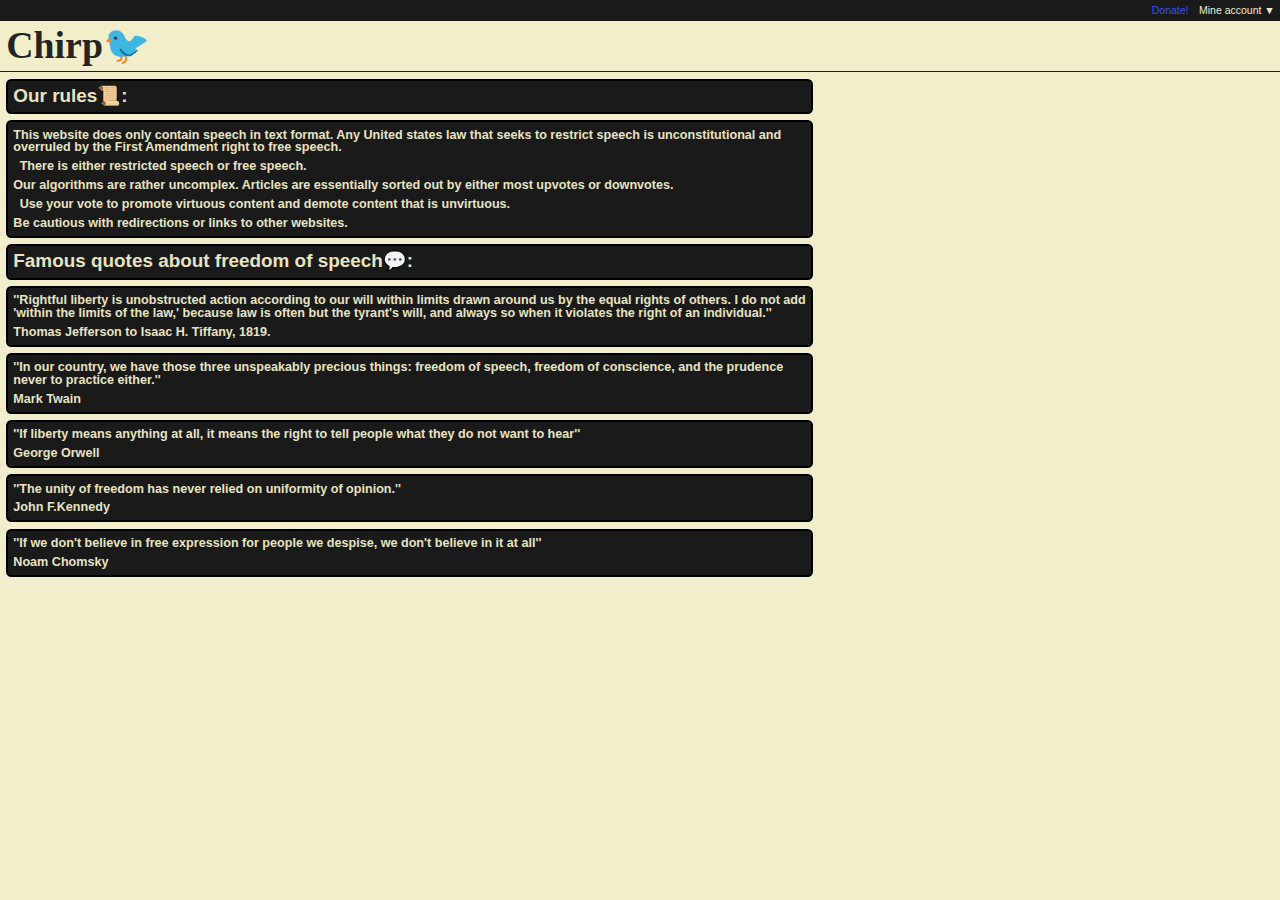
<file: ProductDesign/chirp/GeneralGazette.html>
<!DOCTYPE html>
<!-- saved from url=(0043)GeneralGazette.html -->
<html><head><meta http-equiv="Content-Type" content="text/html; charset=UTF-8">
    <link rel="icon" type="img/x-icon" href="img/BenjaminFranklin1767.ico">
    
    <title>Chirp🐦</title>

    <meta name="viewport" content="width=device-width, initial-scale=1.0">
    <link href="./GeneralGazette_files/style.css" rel="stylesheet" type="text/css">

</head>

<body data-new-gr-c-s-check-loaded="14.1034.0" data-gr-ext-installed="">
    <div class="topnav">
        <main>

    <div class="dropdown" style="float: right; width: auto;">
        <a href="GeneralGazette.html#">Mine account ▼</a>
        <div class="dropdown-content">
            <a href="BuyTicketsGazette.html">0🎟️</a>
            <a href="MineaccountGazette.html">Mine chirps</a>
            <!-- <a href="MineaccountcommentGazette.html">Mine comments</a> -->
            <!-- <a href="MinesubsGazette.html">Your subscriptions</a> -->
            <a href="MinesavesGazette.html">Saved articles</a>
            <!--<a href="MinesavescommentGazette.html">Saved comments</a> -->
            <a href="include/logout.inc.html">Logout</a>
        </div>
    </div>
    
</main>
        <form action="https://www.paypal.com/cgi-bin/webscr" id="iloveyou" method="post" target="_top">
            <input type="hidden" name="cmd" value="_donations">
            <input type="hidden" name="business" value="thepg17760704@gmail.com">
            <input type="hidden" name="item_name" value="Help!?">
            <input type="hidden" name="currency_code" value="USD">
            <a href="GeneralGazette.html#" style="float: right; color: #3E54E8;" onclick="document.getElementById(&#39;iloveyou&#39;).submit()">Donate!</a>
        </form>
    </div>

    <nav class="navmain">
        <a href="index.html" style="text-decoration: none;"><h1 class="title">Chirp🐦</h1></a>
    </nav>
    
    <div id="HomepageMobileDivDivider" style="display: grid; grid-template-columns: 64% 36%; padding: 6px 0px 0px 0px;"><div style="padding: 0px 6px 0px 6px;"><div class="asidebox" style="background-color: #1A1A1B;">
                    <div style="">
                        <h1 class="signuptext" style="color: #F2eecb; font-size: 18px;">Our rules📜:</h1>
                    </div></div><div class="asidebox" style="background-color: #1A1A1B; margin: 6px 0px 0px 0px;">
                    <div style="">
                        <h1 class="signuptext" style="color: #F2eecb; font-size: 12px; padding: 0px 0px 6px 0px;">This website does only contain speech in text format. Any United states law that seeks to restrict speech is unconstitutional and overruled by the First Amendment right to free speech.</h1>

                        <h1 class="signuptext" style="color: #F2eecb; font-size: 12px; padding: 0px 0px 6px 6px;">There is either restricted speech or free speech.</h1>

                        <h1 class="signuptext" style="color: #F2eecb; font-size: 12px; padding: 0px 0px 6px 0px;">Our algorithms are rather uncomplex. Articles are essentially sorted out by either most upvotes or downvotes.</h1>

                        <h1 class="signuptext" style="color: #F2eecb; font-size: 12px; padding: 0px 0px 6px 6px;">Use your vote to promote virtuous content and demote content that is unvirtuous.</h1>

                        <h1 class="signuptext" style="color: #F2eecb; font-size: 12px;">Be cautious with redirections or links to other websites.</h1>
                    </div></div><div class="asidebox" style="background-color: #1A1A1B; margin: 6px 0px 0px 0px;">
                    <div style="">
                        <h1 class="signuptext" style="color: #F2eecb; font-size: 18px; padding: 0px 0px 0px 0px;">Famous quotes about freedom of speech💬:</h1>
                    </div></div><div class="asidebox" style="background-color: #1A1A1B; margin: 6px 0px 0px 0px;">
                    <div style="">
                        <h1 class="signuptext" style="color: #F2eecb; font-size: 12px; padding: 0px 0px 6px 0px;">''Rightful liberty is unobstructed action according to our will within limits drawn around us by the equal rights of others. I do not add 'within the limits of the law,' because law is often but the tyrant's will, and always so when it violates the right of an individual.''</h1>

                        <h1 class="signuptext" style="color: #F2eecb; font-size: 12px;">Thomas Jefferson to Isaac H. Tiffany, 1819.</h1>
                    </div></div><div class="asidebox" style="background-color: #1A1A1B; margin: 6px 0px 0px 0px;">
                    <div style="">
                        <h1 class="signuptext" style="color: #F2eecb; font-size: 12px; padding: 0px 0px 6px 0px;">''In our country, we have those three unspeakably precious things: freedom of speech, freedom of conscience, and the prudence never to practice either.''</h1>

                        <h1 class="signuptext" style="color: #F2eecb; font-size: 12px;">Mark Twain</h1>
                    </div></div><div class="asidebox" style="background-color: #1A1A1B; margin: 6px 0px 0px 0px;">
                    <div style="">
                        <h1 class="signuptext" style="color: #F2eecb; font-size: 12px; padding: 0px 0px 6px 0px;">''If liberty means anything at all, it means the right to tell people what they do not want to hear''</h1>

                        <h1 class="signuptext" style="color: #F2eecb; font-size: 12px;">George Orwell</h1>
                    </div></div><div class="asidebox" style="background-color: #1A1A1B; margin: 6px 0px 0px 0px;">
                    <div style="">
                        <h1 class="signuptext" style="color: #F2eecb; font-size: 12px; padding: 0px 0px 6px 0px;">''The unity of freedom has never relied on uniformity of opinion.''</h1>

                        <h1 class="signuptext" style="color: #F2eecb; font-size: 12px;">John F.Kennedy</h1>
                    </div></div><div class="asidebox" style="background-color: #1A1A1B; margin: 6px 0px 0px 0px;">
                    <div style="">
                        <h1 class="signuptext" style="color: #F2eecb; font-size: 12px; padding: 0px 0px 6px 0px;">''If we don't believe in free expression for people we despise, we don't believe in it at all''</h1>

                        <h1 class="signuptext" style="color: #F2eecb; font-size: 12px;">Noam Chomsky</h1>
                    </div></div></div></div>    


</body><grammarly-desktop-integration data-grammarly-shadow-root="true"><template shadowrootmode="open"><style>
  div.grammarly-desktop-integration {
    position: absolute;
    width: 1px;
    height: 1px;
    padding: 0;
    margin: -1px;
    overflow: hidden;
    clip: rect(0, 0, 0, 0);
    white-space: nowrap;
    border: 0;
    -moz-user-select: none;
    -webkit-user-select: none;
    -ms-user-select:none;
    user-select:none;
  }

  div.grammarly-desktop-integration:before {
    content: attr(data-content);
  }
</style><div aria-label="grammarly-integration" role="group" tabindex="-1" class="grammarly-desktop-integration" data-content="{&quot;mode&quot;:&quot;full&quot;,&quot;isActive&quot;:true,&quot;isUserDisabled&quot;:false}"></div></template></grammarly-desktop-integration></html>
</file>
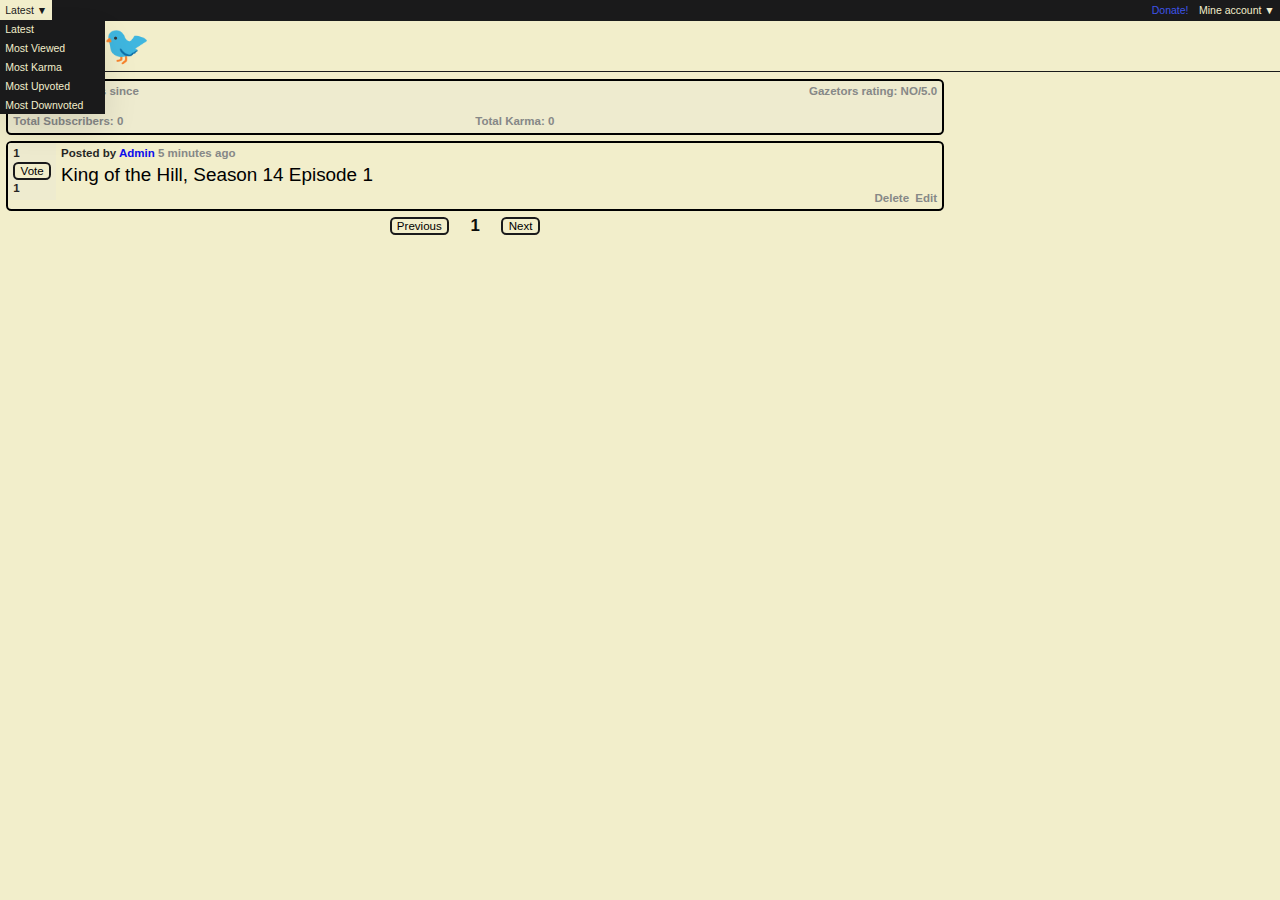
<file: ProductDesign/chirp/MineaccountGazette.html>
<!DOCTYPE html>
<!-- saved from url=(0070)MineaccountGazette.html?cat=1&start=0&limit=10 -->
<html><head><meta http-equiv="Content-Type" content="text/html; charset=UTF-8">
    <link rel="icon" type="img/x-icon" href="img/BenjaminFranklin1767.ico">
    
    
    <title>Chirp🐦</title>

    <meta name="viewport" content="width=device-width, initial-scale=1.0">
    <link href="./MineaccountGazette_files/style.css" rel="stylesheet" type="text/css">
</head>

<body data-new-gr-c-s-check-loaded="14.1034.0" data-gr-ext-installed="">
    <div class="topnav">
        <div class="dropdown">
            <a href="MineaccountGazette.html?cat=1&amp;start=0&amp;limit=10#">Latest ▼</a>
            <div class="dropdown-content">
                <object><a href="MineaccountGazette.html?cat=1&amp;start=0&amp;limit=10">Latest</a></object>
                <object><a href="MineaccountGazette.html?cat=2&amp;start=0&amp;limit=10">Most Viewed</a></object>
                <object><a href="MineaccountGazette.html?cat=3&amp;start=0&amp;limit=10">Most Karma</a></object>
                <object><a href="MineaccountGazette.html?cat=4&amp;start=0&amp;limit=10">Most Upvoted</a></object>
                <object><a href="MineaccountGazette.html?cat=5&amp;start=0&amp;limit=10">Most Downvoted</a></object>
            </div>
        </div>
        <main>

    <div class="dropdown" style="float: right; width: auto;">
        <a href="MineaccountGazette.html?cat=1&amp;start=0&amp;limit=10#">Mine account ▼</a>
        <div class="dropdown-content">
            <a href="BuyTicketsGazette.html">0🎟️</a>
            <a href="MineaccountGazette.html">Mine chirps</a>
            <!-- <a href="MineaccountcommentGazette.html">Mine comments</a> -->
            <!-- <a href="MinesubsGazette.html">Your subscriptions</a> -->
            <a href="MinesavesGazette.html">Saved articles</a>
            <!--<a href="MinesavescommentGazette.html">Saved comments</a> -->
            <a href="include/logout.inc.html">Logout</a>
        </div>
    </div>
    
</main>
        <form action="https://www.paypal.com/cgi-bin/webscr" id="iloveyou" method="post" target="_top">
            <input type="hidden" name="cmd" value="_donations">
            <input type="hidden" name="business" value="thepg17760704@gmail.com">
            <input type="hidden" name="item_name" value="Help!?">
            <input type="hidden" name="currency_code" value="USD">
            <a href="MineaccountGazette.html?cat=1&amp;start=0&amp;limit=10#" style="float: right; color: #3E54E8;" onclick="document.getElementById(&#39;iloveyou&#39;).submit()">Donate!</a>
        </form>
    </div>

    <nav class="navmain">
        <a href="index.html" style="text-decoration: none;"><h1 class="title">Chirp🐦</h1></a>
    </nav>
    
    <div id="PostMobileDivDivider" style="display: grid; grid-template-columns: 74% 26%; padding: 0px 6px 0px 6px; grid-gap: 6px;"><div style="padding: 0.30em; overflow: hidden; width: 100%; margin-top: 6px; border: solid 2px; border-radius: 5px; background-color: #eeebcf; box-sizing: border-box;"><div style="display: grid; grid-template-columns: 1fr;"><div style="display: grid; grid-template-columns: 8fr auto;"><h1 class="signuptext" style="color: #818384;">Joined us 0 days since</h1><h1 class="signuptext" style="color: #818384; font-size: 11px;">Gazetors rating: NO/5.0</h1></div><h1 class="signuptext" style="font-size: 18px; ">Admin</h1><div style="display: grid; grid-template-columns: 2fr 2fr;"><h1 class="signuptext" style="color: #818384;">Total Subscribers: 0</h1><h1 class="signuptext" style="color: #818384;">Total Karma: 0</h1></div></div></div></div><div id="PostMobileDivDivider" style="display: grid; grid-template-columns: 74% 26%; padding: 0px 6px 0px 6px; grid-gap: 6px;"><div><a href="ArticlepageGazette.html?c=14&amp;SortByMostUpdot=True" style="text-decoration: none; color: #1A1A1B;"></a><div style="display: grid; grid-template-columns: 1fr 200fr; overflow: hidden; box-sizing: border-box; margin-top: 6px; width: 100%; border: solid 2px; border-radius: 5px;"><a href="ArticlepageGazette.html?c=14&amp;SortByMostUpdot=True" style="text-decoration: none; color: #1A1A1B;"><div style="background-color: #eeebcf"><div style="padding: 0.30em; display: grid; grid-template-columns: 1fr;"><h1 class="signuptext">1</h1><button href="#" type="submit" class="vote" style="margin-top: 2.01px; margin-bottom: 3px; ;">Vote</button><h1 class="signuptext">1</h1></div></div></a><div><a href="ArticlepageGazette.html?c=14&amp;SortByMostUpdot=True" style="text-decoration: none; color: #1A1A1B;"></a><div style="padding: 0.30em; display: grid; grid-template-columns: 1fr;"><a href="ArticlepageGazette.html?c=14&amp;SortByMostUpdot=True" style="text-decoration: none; color: #1A1A1B;"></a><h1 class="signuptext" style="color: #818384;"><a href="ArticlepageGazette.html?c=14&amp;SortByMostUpdot=True" style="text-decoration: none; color: #1A1A1B;">Posted by </a><a href="OtheraccountGazette.html?uid=3" style="text-decoration: none; overflow-wrap: anywhere;">Admin</a> 5 minutes ago</h1><div class="postarea"><pre class="title">King of the Hill, Season 14 Episode 1</pre></div><div style="display: grid; grid-template-columns: 14fr 1fr;"><h1 class="signuptext" style="color: #818384;"></h1><div style="display: grid; grid-template-columns: 1fr 1fr;"><form method="POST" action="include/delete.inc.html">
                                            <input type="hidden" name="cid" value="14">
                                            <input type="hidden" name="idUsers" value="3">
                                            <input type="hidden" name="date" value="2023-08-03 22:59:02">
                                            <input type="hidden" name="title" value="King of the Hill, Season 14 Episode 1">
                                            <input type="hidden" name="post" value="">
                                            <button class="astext" name="semiDeletePost" style="color: #818384; float: right; padding: 0px 6px 0px 6px;"> Delete </button>
                                        </form><form method="POST" action="EditpageGazette.html">
                                            <input type="hidden" name="cid" value="14">
                                            <input type="hidden" name="idUsers" value="3">
                                            <input type="hidden" name="date" value="2023-08-03 22:59:02">
                                            <input type="hidden" name="title" value="King of the Hill, Season 14 Episode 1">
                                            <input type="hidden" name="post" value="">
                                            <button class="astext" style="color: #818384; float: right; padding: 0px 0px 0px 0px;"> Edit </button>
                                        </form></div></div></div></div></div><div style="text-align: center; padding: 6px 0px 0px 0px;"><div style="display: inline-block;"><div style="display: grid; grid-template-columns: 100px 50px 100px; align-self: center; justify-self: center;"><div><button class="vote" style="float: right;">Previous</button></div><div style="align-self: center; justify-self: center;"><h1 class="signuptext" style="font-size: 16px; display: table-caption;">1</h1></div><a href="MineaccountGazette.html?cat=1&amp;start=10&amp;limit=10">
                        <button type="submit" class="vote" style="float: left;">Next</button></a></div></div></div></div></div>    


</body><grammarly-desktop-integration data-grammarly-shadow-root="true"><template shadowrootmode="open"><style>
  div.grammarly-desktop-integration {
    position: absolute;
    width: 1px;
    height: 1px;
    padding: 0;
    margin: -1px;
    overflow: hidden;
    clip: rect(0, 0, 0, 0);
    white-space: nowrap;
    border: 0;
    -moz-user-select: none;
    -webkit-user-select: none;
    -ms-user-select:none;
    user-select:none;
  }

  div.grammarly-desktop-integration:before {
    content: attr(data-content);
  }
</style><div aria-label="grammarly-integration" role="group" tabindex="-1" class="grammarly-desktop-integration" data-content="{&quot;mode&quot;:&quot;full&quot;,&quot;isActive&quot;:true,&quot;isUserDisabled&quot;:false}"></div></template></grammarly-desktop-integration></html>
</file>
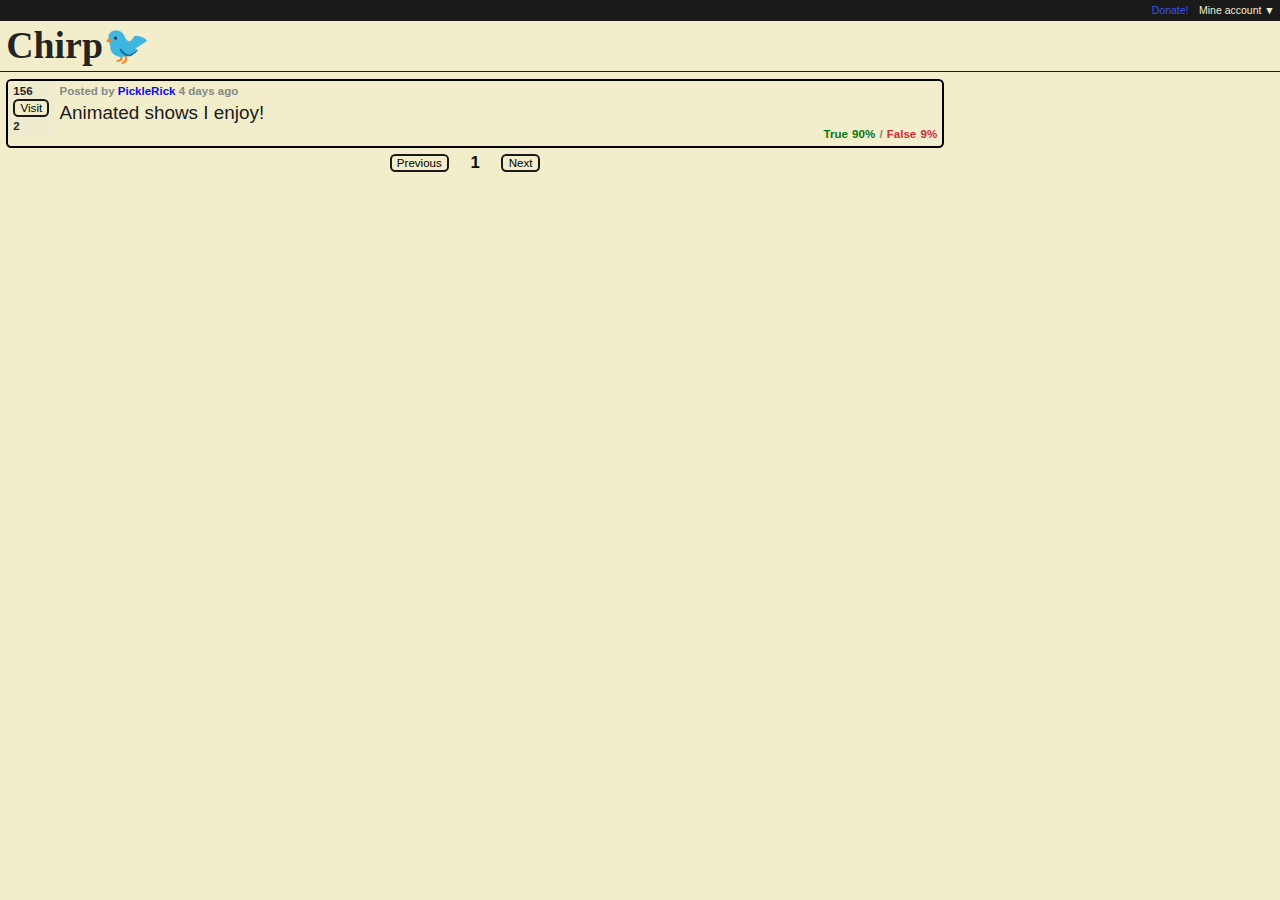
<file: ProductDesign/chirp/MinesavesGazette.html>
<!DOCTYPE html>
<!-- saved from url=(0062)MinesavesGazette.html?start=0&limit=10 -->
<html><head><meta http-equiv="Content-Type" content="text/html; charset=UTF-8">
    <link rel="icon" type="img/x-icon" href="img/BenjaminFranklin1767.ico">
    
    
    <title>Chirp🐦</title>

    <meta name="viewport" content="width=device-width, initial-scale=1.0">
    <link href="./MinesavesGazette_files/style.css" rel="stylesheet" type="text/css">
</head>

<body data-new-gr-c-s-check-loaded="14.1034.0" data-gr-ext-installed="">
    <div class="topnav">
        <main>

    <div class="dropdown" style="float: right; width: auto;">
        <a href="MinesavesGazette.html?start=0&amp;limit=10#">Mine account ▼</a>
        <div class="dropdown-content">
            <a href="BuyTicketsGazette.html">0🎟️</a>
            <a href="MineaccountGazette.html">Mine chirps</a>
            <!-- <a href="MineaccountcommentGazette.html">Mine comments</a> -->
            <!-- <a href="MinesubsGazette.html">Your subscriptions</a> -->
            <a href="MinesavesGazette.html">Saved articles</a>
            <!--<a href="MinesavescommentGazette.html">Saved comments</a> -->
            <a href="include/logout.inc.html">Logout</a>
        </div>
    </div>
    
</main>
        <form action="https://www.paypal.com/cgi-bin/webscr" id="iloveyou" method="post" target="_top">
            <input type="hidden" name="cmd" value="_donations">
            <input type="hidden" name="business" value="thepg17760704@gmail.com">
            <input type="hidden" name="item_name" value="Help!?">
            <input type="hidden" name="currency_code" value="USD">
            <a href="MinesavesGazette.html?start=0&amp;limit=10#" style="float: right; color: #3E54E8;" onclick="document.getElementById(&#39;iloveyou&#39;).submit()">Donate!</a>
        </form>
    </div>

    <nav class="navmain">
        <a href="index.html" style="text-decoration: none;"><h1 class="title">Chirp🐦</h1></a>
    </nav>
    
    <div id="HomepageMobileDivDivider" style="display: grid; grid-template-columns: 74% 26%; padding: 0px 6px 0px 6px; grid-gap: 6px;"><div><a href="ArticlepageGazette.html?c=1" style="text-decoration: none; color: #1A1A1B;"></a><div style="display: grid; grid-template-columns: 1fr 200fr; overflow: hidden; box-sizing: border-box; margin-top: 6px; width: 100%; border: solid 2px; border-radius: 5px;"><a href="ArticlepageGazette.html?c=1" style="text-decoration: none; color: #1A1A1B;"><div style="background-color: #eeebcf"><div style="padding: 0.30em; display: grid; grid-template-columns: 1fr;"><h1 class="signuptext">156</h1><button href="#" type="submit" class="vote" style="margin-top: 2.01px; margin-bottom: 3px; ;">Visit</button><h1 class="signuptext">2</h1></div></div></a><div><a href="ArticlepageGazette.html?c=1" style="text-decoration: none; color: #1A1A1B;"></a><div style="padding: 0.30em; display: grid; grid-template-columns: 1fr;"><a href="ArticlepageGazette.html?c=1" style="text-decoration: none; color: #1A1A1B;"></a>
                                <h1 class="signuptext" style="color: #818384;">Posted by <a href="OtheraccountGazette.html?uid=1" style="text-decoration: none; overflow-wrap: anywhere;">PickleRick</a> 4 days ago</h1>

                <a href="ArticlepageGazette.html?c=1" style="text-decoration: none; color: #1A1A1B;"><div class="postarea"><pre class="title">Animated shows I enjoy!
</pre></div><div style="display: grid; grid-template-columns: 1fr;"><div style="display: grid; grid-template-columns: 14fr 1fr;"><h1 class="signuptext" style="color: #818384;"></h1><div style="display: grid; grid-template-columns: 1fr 1fr 1fr;"><div style="display: grid; grid-template-columns: 1fr 1fr;"><h1 class="signuptext" style="color: #007000;">True</h1><h1 class="signuptext" style="color: #007000; padding: 0px 0px 0px 4px;">90%</h1></div><div><h1 class="signuptext" style="color: #818384; padding: 0px 4px 0px 4px;">/</h1></div><div style="display: grid; grid-template-columns: 1fr 1fr;"><h1 class="signuptext" style="color: #D2222D">False</h1><h1 class="signuptext" style="color: #D2222D; padding: 0px 0px 0px 4px;">9%</h1></div></div></div></div></a></div></div></div><div style="text-align: center; padding: 6px 0px 0px 0px;"><div style="display: inline-block;"><div style="display: grid; grid-template-columns: 100px 50px 100px; align-self: center; justify-self: center;"><div><button class="vote" style="float: right;">Previous</button></div><div style="align-self: center; justify-self: center;"><h1 class="signuptext" style="font-size: 16px; display: table-caption;">1</h1></div><a href="MinesavesGazette.html?start=10&amp;limit=10">
                        <button type="submit" class="vote" style="float: left;">Next</button></a></div></div></div></div></div>    

</body><grammarly-desktop-integration data-grammarly-shadow-root="true"><template shadowrootmode="open"><style>
  div.grammarly-desktop-integration {
    position: absolute;
    width: 1px;
    height: 1px;
    padding: 0;
    margin: -1px;
    overflow: hidden;
    clip: rect(0, 0, 0, 0);
    white-space: nowrap;
    border: 0;
    -moz-user-select: none;
    -webkit-user-select: none;
    -ms-user-select:none;
    user-select:none;
  }

  div.grammarly-desktop-integration:before {
    content: attr(data-content);
  }
</style><div aria-label="grammarly-integration" role="group" tabindex="-1" class="grammarly-desktop-integration" data-content="{&quot;mode&quot;:&quot;full&quot;,&quot;isActive&quot;:true,&quot;isUserDisabled&quot;:false}"></div></template></grammarly-desktop-integration></html>
</file>
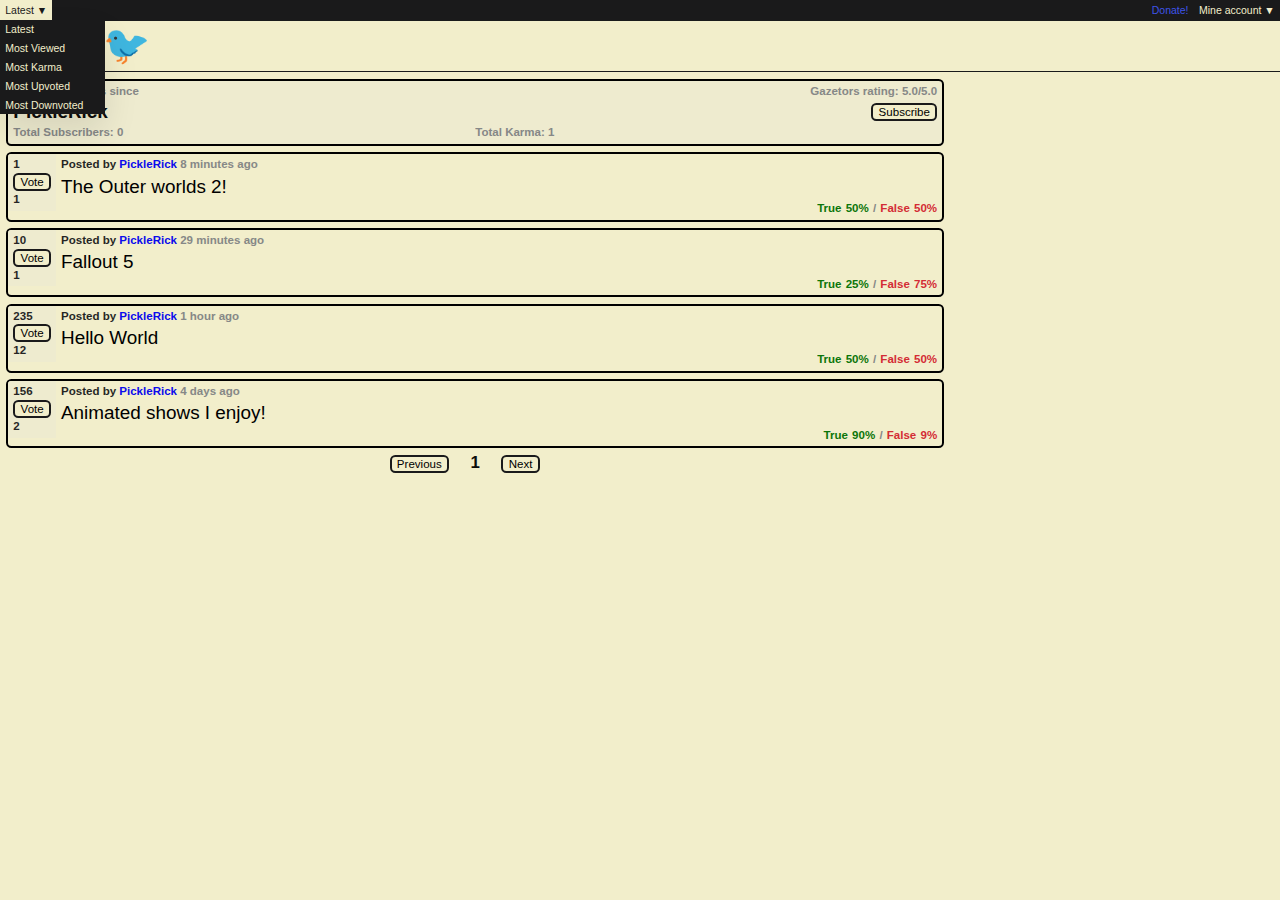
<file: ProductDesign/chirp/OtheraccountGazette.html>
<!DOCTYPE html>
<!-- saved from url=(0077)OtheraccountGazette.html?uid=1&cat=1&start=0&limit=10 -->
<html><head><meta http-equiv="Content-Type" content="text/html; charset=UTF-8">
    <link rel="icon" type="img/x-icon" href="img/BenjaminFranklin1767.ico">
    
    
    <title>Chirp🐦</title>

    <meta name="viewport" content="width=device-width, initial-scale=1.0">
    <link href="./OtheraccountGazette_files/style.css" rel="stylesheet" type="text/css">
</head>

<body data-new-gr-c-s-check-loaded="14.1034.0" data-gr-ext-installed="">
    <div class="topnav">
        <div class="dropdown">
            <a href="OtheraccountGazette.html?uid=1&amp;cat=1&amp;start=0&amp;limit=10#">Latest ▼</a>
            <div class="dropdown-content">
                <object><a href="OtheraccountGazette.html?uid=1&amp;cat=1&amp;start=0&amp;limit=10">Latest</a></object>
                <object><a href="OtheraccountGazette.html?uid=1&amp;cat=2&amp;start=0&amp;limit=10">Most Viewed</a></object>
                <object><a href="OtheraccountGazette.html?uid=1&amp;cat=3&amp;start=0&amp;limit=10">Most Karma</a></object>
                <object><a href="OtheraccountGazette.html?uid=1&amp;cat=4&amp;start=0&amp;limit=10">Most Upvoted</a></object>
                <object><a href="OtheraccountGazette.html?uid=1&amp;cat=5&amp;start=0&amp;limit=10">Most Downvoted</a></object>
            </div>
        </div>
        <main>

    <div class="dropdown" style="float: right; width: auto;">
        <a href="OtheraccountGazette.html?uid=1&amp;cat=1&amp;start=0&amp;limit=10#">Mine account ▼</a>
        <div class="dropdown-content">
            <a href="BuyTicketsGazette.html">0🎟️</a>
            <a href="MineaccountGazette.html">Mine chirps</a>
            <!-- <a href="MineaccountcommentGazette.html">Mine comments</a> -->
            <!-- <a href="MinesubsGazette.html">Your subscriptions</a> -->
            <a href="MinesavesGazette.html">Saved articles</a>
            <!--<a href="MinesavescommentGazette.html">Saved comments</a> -->
            <a href="include/logout.inc.html">Logout</a>
        </div>
    </div>
    
</main>
        <form action="https://www.paypal.com/cgi-bin/webscr" id="iloveyou" method="post" target="_top">
            <input type="hidden" name="cmd" value="_donations">
            <input type="hidden" name="business" value="thepg17760704@gmail.com">
            <input type="hidden" name="item_name" value="Help!?">
            <input type="hidden" name="currency_code" value="USD">
            <a href="OtheraccountGazette.html?uid=1&amp;cat=1&amp;start=0&amp;limit=10#" style="float: right; color: #3E54E8;" onclick="document.getElementById(&#39;iloveyou&#39;).submit()">Donate!</a>
        </form>
    </div>

    <nav class="navmain">
        <a href="index.html" style="text-decoration: none;"><h1 class="title">Chirp🐦</h1></a>
    </nav>
    
    <div id="PostMobileDivDivider" style="display: grid; grid-template-columns: 74% 26%; padding: 0px 6px 0px 6px; grid-gap: 6px;"><div style="padding: 0.30em; overflow: hidden; width: 100%; margin-top: 6px; border: solid 2px; border-radius: 5px; background-color: #eeebcf; box-sizing: border-box;"><div style="display: grid; grid-template-columns: 8fr auto;"><h1 class="signuptext" style="color: #818384;">Joined us 4 days since</h1><h1 class="signuptext" style="color: #818384; font-size: 11px;">Gazetors rating: 5.0/5.0</h1></div><div style="display: grid; align-items: center; grid-template-columns: 3fr 1fr;"><h1 class="signuptext" style="font-size: 18px; padding-top: 0.30em; padding-bottom: 0.30em;">PickleRick</h1><form method="post" action="OtheraccountGazette.html?uid=1&amp;cat=1&amp;start=0&amp;limit=10">
                                    <button type="submit" name="Upvote" value="Upvote" class="subs">Subscribe</button>
                                </form></div><div style="display: grid; grid-template-columns: 2fr 2fr;"><h1 class="signuptext" style="color: #818384;">Total Subscribers: 0</h1><h1 class="signuptext" style="color: #818384;">Total Karma: 1</h1></div></div></div><div id="PostMobileDivDivider" style="display: grid; grid-template-columns: 74% 26%; padding: 0px 6px 0px 6px; grid-gap: 6px;"><div><a href="ArticlepageGazette.html?c=13&amp;SortByMostUpdot=True" style="text-decoration: none; color: #1A1A1B;"></a><div style="display: grid; grid-template-columns: 1fr 200fr; overflow: hidden; box-sizing: border-box; margin-top: 6px; width: 100%; border: solid 2px; border-radius: 5px;"><a href="ArticlepageGazette.html?c=13&amp;SortByMostUpdot=True" style="text-decoration: none; color: #1A1A1B;"><div style="background-color: #eeebcf"><div style="padding: 0.30em; display: grid; grid-template-columns: 1fr;"><h1 class="signuptext">1</h1><button href="#" type="submit" class="vote" style="margin-top: 2.01px; margin-bottom: 3px; ;">Vote</button><h1 class="signuptext">1</h1></div></div></a><div><a href="ArticlepageGazette.html?c=13&amp;SortByMostUpdot=True" style="text-decoration: none; color: #1A1A1B;"></a><div style="padding: 0.30em; display: grid; grid-template-columns: 1fr;"><a href="ArticlepageGazette.html?c=13&amp;SortByMostUpdot=True" style="text-decoration: none; color: #1A1A1B;"></a><h1 class="signuptext" style="color: #818384;"><a href="ArticlepageGazette.html?c=13&amp;SortByMostUpdot=True" style="text-decoration: none; color: #1A1A1B;">Posted by </a><a href="OtheraccountGazette.html?uid=1" style="text-decoration: none; overflow-wrap: anywhere;">PickleRick</a> 8 minutes ago</h1><div class="postarea"><pre class="title">The Outer worlds 2!</pre></div><div style="display: grid; grid-template-columns: 1fr;"><div style="display: grid; grid-template-columns: 14fr 1fr;"><h1 class="signuptext" style="color: #818384;"></h1><div style="display: grid; grid-template-columns: 1fr 1fr 1fr;"><div style="display: grid; grid-template-columns: 1fr 1fr;"><h1 class="signuptext" style="color: #007000;">True</h1><h1 class="signuptext" style="color: #007000; padding: 0px 0px 0px 4px;">50%</h1></div><div><h1 class="signuptext" style="color: #818384; padding: 0px 4px 0px 4px;">/</h1></div><div style="display: grid; grid-template-columns: 1fr 1fr;"><h1 class="signuptext" style="color: #D2222D">False</h1><h1 class="signuptext" style="color: #D2222D; padding: 0px 0px 0px 4px;">50%</h1></div></div></div></div></div></div></div><a href="ArticlepageGazette.html?c=11&amp;SortByMostUpdot=True" style="text-decoration: none; color: #1A1A1B;"></a><div style="display: grid; grid-template-columns: 1fr 200fr; overflow: hidden; box-sizing: border-box; margin-top: 6px; width: 100%; border: solid 2px; border-radius: 5px;"><a href="ArticlepageGazette.html?c=11&amp;SortByMostUpdot=True" style="text-decoration: none; color: #1A1A1B;"><div style="background-color: #eeebcf"><div style="padding: 0.30em; display: grid; grid-template-columns: 1fr;"><h1 class="signuptext">10</h1><button href="#" type="submit" class="vote" style="margin-top: 2.01px; margin-bottom: 3px; ;">Vote</button><h1 class="signuptext">1</h1></div></div></a><div><a href="ArticlepageGazette.html?c=11&amp;SortByMostUpdot=True" style="text-decoration: none; color: #1A1A1B;"></a><div style="padding: 0.30em; display: grid; grid-template-columns: 1fr;"><a href="ArticlepageGazette.html?c=11&amp;SortByMostUpdot=True" style="text-decoration: none; color: #1A1A1B;"></a><h1 class="signuptext" style="color: #818384;"><a href="ArticlepageGazette.html?c=11&amp;SortByMostUpdot=True" style="text-decoration: none; color: #1A1A1B;">Posted by </a><a href="OtheraccountGazette.html?uid=1" style="text-decoration: none; overflow-wrap: anywhere;">PickleRick</a> 29 minutes ago</h1><div class="postarea"><pre class="title">Fallout 5</pre></div><div style="display: grid; grid-template-columns: 1fr;"><div style="display: grid; grid-template-columns: 14fr 1fr;"><h1 class="signuptext" style="color: #818384;"></h1><div style="display: grid; grid-template-columns: 1fr 1fr 1fr;"><div style="display: grid; grid-template-columns: 1fr 1fr;"><h1 class="signuptext" style="color: #007000;">True</h1><h1 class="signuptext" style="color: #007000; padding: 0px 0px 0px 4px;">25%</h1></div><div><h1 class="signuptext" style="color: #818384; padding: 0px 4px 0px 4px;">/</h1></div><div style="display: grid; grid-template-columns: 1fr 1fr;"><h1 class="signuptext" style="color: #D2222D">False</h1><h1 class="signuptext" style="color: #D2222D; padding: 0px 0px 0px 4px;">75%</h1></div></div></div></div></div></div></div><a href="ArticlepageGazette.html?c=10&amp;SortByMostUpdot=True" style="text-decoration: none; color: #1A1A1B;"></a><div style="display: grid; grid-template-columns: 1fr 200fr; overflow: hidden; box-sizing: border-box; margin-top: 6px; width: 100%; border: solid 2px; border-radius: 5px;"><a href="ArticlepageGazette.html?c=10&amp;SortByMostUpdot=True" style="text-decoration: none; color: #1A1A1B;"><div style="background-color: #eeebcf"><div style="padding: 0.30em; display: grid; grid-template-columns: 1fr;"><h1 class="signuptext">235</h1><button href="#" type="submit" class="vote" style="margin-top: 2.01px; margin-bottom: 3px; ;">Vote</button><h1 class="signuptext">12</h1></div></div></a><div><a href="ArticlepageGazette.html?c=10&amp;SortByMostUpdot=True" style="text-decoration: none; color: #1A1A1B;"></a><div style="padding: 0.30em; display: grid; grid-template-columns: 1fr;"><a href="ArticlepageGazette.html?c=10&amp;SortByMostUpdot=True" style="text-decoration: none; color: #1A1A1B;"></a><h1 class="signuptext" style="color: #818384;"><a href="ArticlepageGazette.html?c=10&amp;SortByMostUpdot=True" style="text-decoration: none; color: #1A1A1B;">Posted by </a><a href="OtheraccountGazette.html?uid=1" style="text-decoration: none; overflow-wrap: anywhere;">PickleRick</a> 1 hour ago</h1><div class="postarea"><pre class="title">Hello World</pre></div><div style="display: grid; grid-template-columns: 1fr;"><div style="display: grid; grid-template-columns: 14fr 1fr;"><h1 class="signuptext" style="color: #818384;"></h1><div style="display: grid; grid-template-columns: 1fr 1fr 1fr;"><div style="display: grid; grid-template-columns: 1fr 1fr;"><h1 class="signuptext" style="color: #007000;">True</h1><h1 class="signuptext" style="color: #007000; padding: 0px 0px 0px 4px;">50%</h1></div><div><h1 class="signuptext" style="color: #818384; padding: 0px 4px 0px 4px;">/</h1></div><div style="display: grid; grid-template-columns: 1fr 1fr;"><h1 class="signuptext" style="color: #D2222D">False</h1><h1 class="signuptext" style="color: #D2222D; padding: 0px 0px 0px 4px;">50%</h1></div></div></div></div></div></div></div><a href="ArticlepageGazette.html?c=1&amp;SortByMostUpdot=True" style="text-decoration: none; color: #1A1A1B;"></a><div style="display: grid; grid-template-columns: 1fr 200fr; overflow: hidden; box-sizing: border-box; margin-top: 6px; width: 100%; border: solid 2px; border-radius: 5px;"><a href="ArticlepageGazette.html?c=1&amp;SortByMostUpdot=True" style="text-decoration: none; color: #1A1A1B;"><div style="background-color: #eeebcf"><div style="padding: 0.30em; display: grid; grid-template-columns: 1fr;"><h1 class="signuptext">156</h1><button href="#" type="submit" class="vote" style="margin-top: 2.01px; margin-bottom: 3px; ;">Vote</button><h1 class="signuptext">2</h1></div></div></a><div><a href="ArticlepageGazette.html?c=1&amp;SortByMostUpdot=True" style="text-decoration: none; color: #1A1A1B;"></a><div style="padding: 0.30em; display: grid; grid-template-columns: 1fr;"><a href="ArticlepageGazette.html?c=1&amp;SortByMostUpdot=True" style="text-decoration: none; color: #1A1A1B;"></a><h1 class="signuptext" style="color: #818384;"><a href="ArticlepageGazette.html?c=1&amp;SortByMostUpdot=True" style="text-decoration: none; color: #1A1A1B;">Posted by </a><a href="OtheraccountGazette.html?uid=1" style="text-decoration: none; overflow-wrap: anywhere;">PickleRick</a> 4 days ago</h1><div class="postarea"><pre class="title">Animated shows I enjoy!
</pre></div><div style="display: grid; grid-template-columns: 1fr;"><div style="display: grid; grid-template-columns: 14fr 1fr;"><h1 class="signuptext" style="color: #818384;"></h1><div style="display: grid; grid-template-columns: 1fr 1fr 1fr;"><div style="display: grid; grid-template-columns: 1fr 1fr;"><h1 class="signuptext" style="color: #007000;">True</h1><h1 class="signuptext" style="color: #007000; padding: 0px 0px 0px 4px;">90%</h1></div><div><h1 class="signuptext" style="color: #818384; padding: 0px 4px 0px 4px;">/</h1></div><div style="display: grid; grid-template-columns: 1fr 1fr;"><h1 class="signuptext" style="color: #D2222D">False</h1><h1 class="signuptext" style="color: #D2222D; padding: 0px 0px 0px 4px;">9%</h1></div></div></div></div></div></div></div><div style="text-align: center; padding: 6px 0px 0px 0px;"><div style="display: inline-block;"><div style="display: grid; grid-template-columns: 100px 50px 100px; align-self: center; justify-self: center;"><div><button class="vote" style="float: right;">Previous</button></div><div style="align-self: center; justify-self: center;"><h1 class="signuptext" style="font-size: 16px; display: table-caption;">1</h1></div><a href="OtheraccountGazette.html?uid=3&amp;cat=1&amp;start=10&amp;limit=10">
                        <button type="submit" class="vote" style="float: left;">Next</button></a></div></div></div></div></div>    


</body><grammarly-desktop-integration data-grammarly-shadow-root="true"><template shadowrootmode="open"><style>
  div.grammarly-desktop-integration {
    position: absolute;
    width: 1px;
    height: 1px;
    padding: 0;
    margin: -1px;
    overflow: hidden;
    clip: rect(0, 0, 0, 0);
    white-space: nowrap;
    border: 0;
    -moz-user-select: none;
    -webkit-user-select: none;
    -ms-user-select:none;
    user-select:none;
  }

  div.grammarly-desktop-integration:before {
    content: attr(data-content);
  }
</style><div aria-label="grammarly-integration" role="group" tabindex="-1" class="grammarly-desktop-integration" data-content="{&quot;mode&quot;:&quot;full&quot;,&quot;isActive&quot;:true,&quot;isUserDisabled&quot;:false}"></div></template></grammarly-desktop-integration></html>
</file>
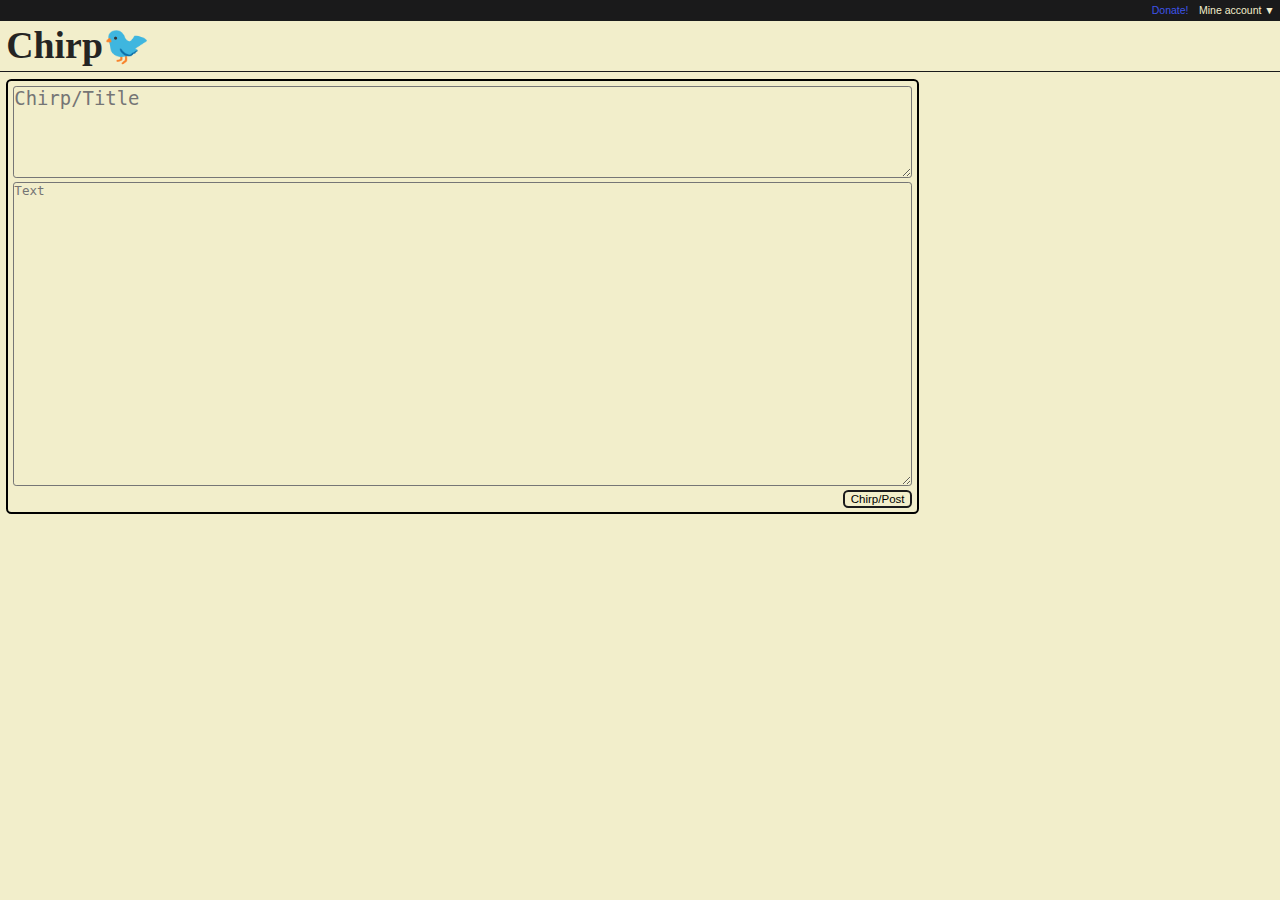
<file: ProductDesign/chirp/PostpageGazette.html>
<!DOCTYPE html>
<!-- saved from url=(0048)PostpageGazette.html?c=1 -->
<html><head><meta http-equiv="Content-Type" content="text/html; charset=UTF-8">
    <link rel="icon" type="img/x-icon" href="img/BenjaminFranklin1767.ico">
    <title>Chirp🐦</title>

    <meta name="viewport" content="width=device-width, initial-scale=1.0">
    <link href="./PostpageGazette_files/style.css" rel="stylesheet" type="text/css">
</head>

<body data-new-gr-c-s-check-loaded="14.1034.0" data-gr-ext-installed="">
    <div class="topnav">
        <main>

    <div class="dropdown" style="float: right; width: auto;">
        <a href="PostpageGazette.html?c=1#">Mine account ▼</a>
        <div class="dropdown-content">
            <a href="BuyTicketsGazette.html">0🎟️</a>
            <a href="MineaccountGazette.html">Mine chirps</a>
            <!-- <a href="MineaccountcommentGazette.html">Mine comments</a> -->
            <!-- <a href="MinesubsGazette.html">Your subscriptions</a> -->
            <a href="MinesavesGazette.html">Saved articles</a>
            <!--<a href="MinesavescommentGazette.html">Saved comments</a> -->
            <a href="include/logout.inc.html">Logout</a>
        </div>
    </div>
    
</main>
        <form action="https://www.paypal.com/cgi-bin/webscr" id="iloveyou" method="post" target="_top">
            <input type="hidden" name="cmd" value="_donations">
            <input type="hidden" name="business" value="thepg17760704@gmail.com">
            <input type="hidden" name="item_name" value="Help!?">
            <input type="hidden" name="currency_code" value="USD">
            <a href="PostpageGazette.html?c=1#" style="float: right; color: #3E54E8;" onclick="document.getElementById(&#39;iloveyou&#39;).submit()">Donate!</a>
        </form>
    </div>
    
    <nav class="navmain">
        <a href="index.html" style="text-decoration: none;"><h1 class="title">Chirp🐦</h1></a>
    </nav>

    <div id="HomepageMobileDivDivider" style="display: grid; grid-template-columns: 72% 28%; padding: 0px 6px 0px 6px; grid-gap: 6px;"><div><form method="POST" action''="">
            <div style="overflow: hidden; box-sizing: border-box; margin-top: 6px; width: 100%; padding: 0.30em; padding-bottom: 0px; border: solid 2px; border-radius: 5px;">
                <input type="hidden" name="idUsers" value="3">
                <input type="hidden" name="date" value="2023-08-03 23:03:22">
                
                <textarea maxlength="280" name="title" placeholder="Chirp/Title" rows="4" style="width: 100%; font-size: 18px; box-sizing: border-box; border-radius: 3px; background-color: #F2eecb; overflow-wrap: break-word;"></textarea>
                <div style="">
                    <textarea maxlength="40000" name="post" placeholder="Text" rows="20" style="width: 100%; font-size: 12px; box-sizing: border-box; border-radius: 3px; background-color: #F2eecb; overflow-wrap: break-word;"></textarea>
                </div>
                <button style="margin-bottom: 0.30em; float: right;" type="submit" name="postSubmit" class="post">Chirp/Post</button>  
            </div>
        </form></div></div>
</body><grammarly-desktop-integration data-grammarly-shadow-root="true"><template shadowrootmode="open"><style>
  div.grammarly-desktop-integration {
    position: absolute;
    width: 1px;
    height: 1px;
    padding: 0;
    margin: -1px;
    overflow: hidden;
    clip: rect(0, 0, 0, 0);
    white-space: nowrap;
    border: 0;
    -moz-user-select: none;
    -webkit-user-select: none;
    -ms-user-select:none;
    user-select:none;
  }

  div.grammarly-desktop-integration:before {
    content: attr(data-content);
  }
</style><div aria-label="grammarly-integration" role="group" tabindex="-1" class="grammarly-desktop-integration" data-content="{&quot;mode&quot;:&quot;full&quot;,&quot;isActive&quot;:true,&quot;isUserDisabled&quot;:false}"></div></template></grammarly-desktop-integration></html>
</file>
<file: style/style1.css>
/* 
html5doctor.com Reset Stylesheet
v1.6.1
Last Updated: 2010-09-17
Author: Richard Clark - http://richclarkdesign.com 
Twitter: @rich_clark
*/

html, body, div, span, object, iframe,
h1, h2, h3, h4, h5, h6, p, blockquote, h1,
abbr, address, cite, code,
del, dfn, em, img, ins, kbd, q, samp,
small, strong, sub, sup, var,
b, i,
dl, dt, dd, ol, ul, li,
fieldset, form, label, legend,
table, caption, tbody, tfoot, thead, tr, th, td,
article, aside, canvas, details, figcaption, figure, 
footer, header, hgroup, menu, nav, section, summary,
time, mark, audio, video {
    margin:0;
    padding:0;
    border:0;
    outline:0;
    font-size:100%;
    vertical-align:baseline;
    background:transparent;
}

body {
    line-height:1;
    margin: 0;
    padding: 0;
}

article,aside,details,figcaption,figure,
footer,header,hgroup,menu,nav,section { 
    display:block;
}

nav ul {
    list-style:none;
}

blockquote, q {
    quotes:none;
}

blockquote:before, blockquote:after,
q:before, q:after {
    content:'';
    content:none;
}

a {
    margin:0;
    padding:0;
    font-size:100%;
    vertical-align:baseline;
    background:transparent;
}

div.postarea{
    word-break: break-word;
}

textarea {
    line-height: 1.2;
    font-size: 12px;
}

/* scrollbar */

/* width */
::-webkit-scrollbar {
    width: 10px;
    height: 10px;
}
  
/* Track */
::-webkit-scrollbar-track {
    background: #f1f1f1; 
}
   
/* Handle */
::-webkit-scrollbar-thumb {
    background: #888; 
}
  
/* Handle on hover */
::-webkit-scrollbar-thumb:hover {
    background: #1A1A1B; 
}

/* change colours to suit your needs */
mark {
    background-color:#F2eecb;
    color:#1A1A1B; 
    font-style:italic;
    font-weight:bold;
}

del {
    text-decoration: line-through;
}

abbr[title], dfn[title] {
    border-bottom:1px dotted;
    cursor:help;
}

table {
    border-collapse:collapse;
    border-spacing:0;
}

/* change border colour to suit your needs */
hr {
    display:block;
    height:1px;
    border:0;   
    border-top:1px solid #F2eecb;
    margin:1em 0;
    padding:0;
}

input, select {
    vertical-align:middle;
}

/* my code */

body {
    background-color: black;
}

/*section*/

section.mars {
    width: 100%;
    position: absolute;

    display: flex;
    flex-direction: column;
    justify-content: space-between;
}

div.mars {
    min-height: calc(100dvh - 126px);
    overflow: auto;

    display: flex;
    flex-direction: column;
    justify-content: space-between;
    box-sizing: inherit;

    @media only screen and (max-width: 1050px) {
        min-height: calc(100dvh - 64px);
    }
}

div.greet{
    flex: 0 0 auto;
    padding-top: 16px;
    padding-bottom: 16px;
    padding-left: 64px;
    padding-right: 64px;

    @media only screen and (max-width: 1050px) {
    padding-top: 16px;
    padding-bottom: 16px;
    padding-left: 16px;
    padding-right: 16px;
    }
}

div.martian {
    flex: 1 0 auto;
}

div.marsphoto {
    overflow: hidden;
    display: flex;
    flex-direction: column;
    align-items: center;
    justify-content: center;
    padding-top: 64px;

    @media only screen and (max-width: 1050px) {
        padding-top: 16px;
    }
}
img.mars {
    z-index: -1;
    height: 175vh;
}

/* nav */

nav.menu {
    background-color: #f9e0de;
    padding: 16px;
    @media only screen and (max-width: 1050px) {
        padding: 0px;
    }
    
}

ul.inline {
    text-align: center;
    @media only screen and (max-width: 1050px) {
        text-align: left;
    }
}

li.inline {
    display: inline;
    padding-left: 16px;
    @media only screen and (max-width: 1050px) {
        display:list-item;
        padding-top: 8px;
        padding-bottom: 8px;
    }
}

section.main {
    background:#f9e0de;
    padding-top: 16px;
    padding-bottom: 32px;
    padding-right: 64px;
    padding-left: 64px;
    display: flex;
    flex-direction: column;
    justify-content: space-between;
    row-gap: 32px;

    @media only screen and (max-width: 1050px) {
        padding-top: 8px;
        padding-right: 32px;
        padding-left: 32px;
        padding-bottom: 16px;
    }
}

section.main div.subarticle {
    width: 100%;

    @media only screen and (max-width: 1050px) {
        width: auto;
    }    
}

img.resize {
    width: 100%;
    min-height: 100%;
}

video.resize {
    width: 100%;
    min-height: 100%;
}

div.split{
    display: flex;
    flex-direction: column;
    width: 100%;
}

div.article {
    display: flex;
    flex-direction: row;
    background-color: #f9e0de;
    border-radius: 16px;
    overflow: hidden;
    max-width: 100%;
    transition: 400ms ease 0s;
    /*transition: opacity ease 400ms, box-shadow ease 400ms;*/

    /*box-shadow: 4px 8px 8px hsl(0deg 0% 0% / 0.36);*/

    @media only screen and (max-width: 1050px) {
        flex-direction: column;
        /*box-shadow: 2px 4px 4px hsl(0deg 0% 0% / 0.44);*/
    }
}

div.article:hover{
    background-color: white;
    transition: 400ms ease 0s;
    /*box-shadow: 8px 16px 16px hsl(0deg 0% 0% / 0.25);

    @media only screen and (max-width: 1050px) {
        box-shadow: 4px 8px 8px hsl(0deg 0% 0% / 0.36);
    }*/
}

div.subarticle {
    width: 100%;
    padding: 16px;
    display: flex;
    flex-direction: column;
    gap: 16px;
}

/* header*/

header.main {
    
    padding: 64px;
    display: flex;
    flex-direction: column;
    justify-content: space-between;
    row-gap: 32px;

    @media only screen and (max-width: 1050px) {
        padding: 32px;
        row-gap: 16px;
    }
}

img.header {
    height: 60px;
    @media only screen and (max-width: 1050px) {
        display: none;
    }
}

/* footer */

footer.footer {
    background-color: #061f4a;
    display: flex;
    flex-direction: column;
    padding: 64px;
    row-gap: 32px;

    @media only screen and (max-width: 1050px) {
        display: flex;
        flex-direction: column;
        padding: 32px;
        row-gap: 32px;
    }
}

/* text */

@font-face {
    font-family: Oppen;
    src: url(../text/CooperHewitt-Medium.otf);
}
@font-face {
    font-family: MetL;
    src: url(../text/Metropolis-Light.otf);
}
@font-face {
    font-family: MetM;
    src: url(../text/Metropolis-Medium.otf);
}
@font-face {
    font-family: MetR;
    src: url(../text/Metropolis-Regular.otf);
}
@font-face {
    font-family: Nasa;
    src: url(../text/nasalization-rg.otf);
}

h1.greet {
    font-size: 30px;
    font-family: MetR, Arial, Helvetica, sans-serif;
    color: #E3E3E3;
    line-height: 1.3em;
    
    text-decoration: none;

    @media only screen and (max-width: 1050px) {
        font-size: 30px;
    }
}

p.greet {
    font-size: 16px;
    font-family: MetM, Arial, Helvetica, sans-serif;
    color: #E3E3E3;
    
    text-decoration: none;

    @media only screen and (max-width: 1050px) {
        font-size: 16px;
    }
}

p.inf {
    font-size: 16px;
    font-family: MetM, Arial, Helvetica, sans-serif;
    color: #E3E3E3;
    
    text-decoration: none;

    @media only screen and (max-width: 1050px) {
        font-size: 16px;
    }
}

ul.inline a {
    font-size: 16px;
    font-family: Oppen ,Arial, Helvetica, sans-serif;
    color: #212121;
    text-transform: uppercase;
    text-decoration:none;
    transition: 400ms ease 0s;

    @media only screen and (max-width: 1050px) {
        font-size: 16px;
    }
}

ul.inline a:hover {
    transition: 400ms ease 0s;
    color: #212121;
    text-decoration: underline;
}

/* text article*/

p.article {
    font-size: 16px;
    font-family: MetL, Arial, Helvetica, sans-serif;
    color: #212121;
    line-height: 1.3em;
    
    text-decoration: none;

    @media only screen and (max-width: 1050px) {
        font-size: 16px;
    }
}

p.title {
    font-size: 30px;
    font-family: MetR, Arial, Helvetica, sans-serif;
    color: #212121;
    
    text-decoration: none;

    @media only screen and (max-width: 1050px) {
        font-size: 30px;
    }
}

/*Button*/

button.article {
    font-size: 16px;
    font-family: MetM, Arial, Helvetica, sans-serif;
    color: #f9e0de;
    background-color: #212121;
    padding: 16px;
    border-radius: 16px;
    width: fit-content;

    border: none;
    outline: none;
    cursor: pointer;
    position: relative;
    z-index: 0;
    
    text-decoration: none;

    @media only screen and (max-width: 1050px) {
        font-size: 16px;
        padding: 8px;
        border-radius: 8px;
    }
}

button.article:before {
    content: '';
    background: linear-gradient(45deg, #ff0000, #ff8800, #ffff00, #b3ff00, #00ffff, #0000ff, #3f00ff, #7f00ff, #ff0000);
    position: absolute;
    top: -2px;
    left:-2px;
    background-size: 400%;
    z-index: -1;
    filter: blur(5px);
    width: calc(100% + 4px);
    height: calc(100% + 4px);
    animation: glowing 20s linear infinite;
    opacity: 0;
    transition: opacity 400ms ease 0s;
    border-radius: 4px;
}

button.article:active {
    color: #212121;
}

button.article:active:after {
    background: transparent;
}

button.article:hover:before {
    opacity: 1;
}

button.article:after {
    z-index: -1;
    content: '';
    position: absolute;
    width: 100%;
    height: 100%;
    background: #212121;;
    left: 0;
    top: 0;
    border-radius: 8px;
}

@keyframes glowing {
    0% { background-position: 0 0; }
    50% { background-position: 400% 0; }
    100% { background-position: 0 0; }
}

/*Text animation*/
p.greet a {
    transition: 400ms ease 0s;
    color: #b3ff00;
}

p.greet a:hover{
    transition: 400ms ease 0s;
    color: #E3E3E3;
}

a p.greet {
    transition: 400ms ease 0s;
    color: #E3E3E3;
}

a p.greet:hover {
    transition: 400ms ease 0s;
    color: #b3ff00;
}

a p.inf {
    transition: 400ms ease 0s;
    color: #E3E3E3;
}

a p.inf:hover {
    transition: 400ms ease 0s;
    color: #b3ff00;
}

/*Text animation*/
p.greet a {
    transition: 400ms ease 0s;
    color: #b3ff00;
}

p.greet a:hover{
    transition: 400ms ease 0s;
    color: #E3E3E3;
}

a p.greet {
    transition: 400ms ease 0s;
    color: #E3E3E3;
}

a p.greet:hover {
    transition: 400ms ease 0s;
    color: #b3ff00;
}

a p.inf {
    transition: 400ms ease 0s;
    color: #E3E3E3;
}

a p.inf:hover {
    transition: 400ms ease 0s;
    color: #b3ff00;
}

/*overlay*/

.overlay {
    position: absolute; 
    bottom: 0; 
    background: rgb(0, 0, 0);
    background: rgba(0, 0, 0, 0.5); /* Black see-through */ 
    width: -webkit-fill-available;
    transition: 400ms ease 0s;
    opacity:0;
    padding: 16px;
    text-align: center;
    overflow: hidden;
}
  
.container:hover .overlay {
    opacity: -1;
}

.container .overlay {
    opacity: 1;
}

.container {
    position: relative;
    overflow: hidden;
}
</file>
<file: ProductDesign/chirp/index_files/style.css>
/* 
html5doctor.com Reset Stylesheet
v1.6.1
Last Updated: 2010-09-17
Author: Richard Clark - http://richclarkdesign.com 
Twitter: @rich_clark
*/

html, body, div, span, object, iframe,
h1, h2, h3, h4, h5, h6, p, blockquote, h1,
abbr, address, cite, code,
del, dfn, em, img, ins, kbd, q, samp,
small, strong, sub, sup, var,
b, i,
dl, dt, dd, ol, ul, li,
fieldset, form, label, legend,
table, caption, tbody, tfoot, thead, tr, th, td,
article, aside, canvas, details, figcaption, figure, 
footer, header, hgroup, menu, nav, section, summary,
time, mark, audio, video {
    margin:0;
    padding:0;
    border:0;
    outline:0;
    font-size:100%;
    vertical-align:baseline;
    background:transparent;
}

body {
    line-height:1;
}

* {
    margin: 0px;
    padding: 0px;
}

article,aside,details,figcaption,figure,
footer,header,hgroup,menu,nav,section { 
    display:block;
}

nav ul {
    list-style:none;
}

blockquote, q {
    quotes:none;
}

blockquote:before, blockquote:after,
q:before, q:after {
    content:'';
    content:none;
}

a {
    margin:0;
    padding:0;
    font-size:100%;
    vertical-align:baseline;
    background:transparent;
}

div.postarea{
    word-break: break-word;
}

textarea {
    line-height: 1.2;
    font-size: 11px;
}

/* scrollbar */

/* width */
::-webkit-scrollbar {
    width: 10px;
    height: 10px;
}
  
/* Track */
::-webkit-scrollbar-track {
    background: #f1f1f1; 
}
   
/* Handle */
::-webkit-scrollbar-thumb {
    background: #888; 
}
  
/* Handle on hover */
::-webkit-scrollbar-thumb:hover {
    background: #1A1A1B; 
}

/* change colours to suit your needs */
mark {
    background-color:#F2eecb;
    color:#1A1A1B; 
    font-style:italic;
    font-weight:bold;
}

del {
    text-decoration: line-through;
}

abbr[title], dfn[title] {
    border-bottom:1px dotted;
    cursor:help;
}

table {
    border-collapse:collapse;
    border-spacing:0;
}

/* change border colour to suit your needs */
hr {
    display:block;
    height:1px;
    border:0;   
    border-top:1px solid #F2eecb;
    margin:1em 0;
    padding:0;
}

input, select {
    vertical-align:middle;
}

/* My Code */

body {
    zoom: 105%;
    background-color: #F2eecb;
}

.center {
    display: flex;
    justify-content: center;
    align-items: center;
}

nav.navmain {
    overflow: hidden;
    position: relative;
    background-color: #F2eecb;
    width: 100%;
    height: auto;
    border-bottom: 1.5px solid #1A1A1B;
}

div.logbox {
    float: left;
    border-radius: 5px;
    border: solid 2px;
    margin-top: 6px;
    padding: 6px;
    width: 100%;
    box-sizing: border-box;
}

/*Only used in Logpage and Signpage*/

@media only screen and (max-width: 826px) {
    #LogSignpageMobileDivDivider {
        grid-template-columns: 100% !important;
    }
}

/* */

div.asidebox {
    right: 6px;
    border-radius: 5px;
    border: solid 2px;
    padding: 6px 0.30em 6px 0.30em;
    width: 100%;
    box-sizing: border-box;
}

.articlebox {
    overflow: hidden; 
    margin-top: 6px; 
    width: 71.5%; 
    box-sizing: border-box; 
    height: auto; 
    margin-left: 6px; 
    padding: 6px; 
    padding-bottom: 2px; 
    border: solid 2px; 
    border-radius: 3px;
}

section.section {
    width: 75%;
    height: auto;
    float: left;
    position: relative;
}

h1.title {
    font-family: caslon ;
    font-size: 36px;
    opacity: 0.95;
    color: #1A1A1B; 

    float: left;
    padding: 6px 6px 6px 6px;
}

h1.signuptext {
    font-family: sans-serif;
    font-size: 11px;
    opacity: 0.95;
}

label.signuptext {
    font-family: sans-serif;
    font-size: 6px;
    opacity: 0.95;
}

input.report {
    vertical-align: bottom;
}

button.button {
    background-color: #F2eecb;
    font-family: sans-serif;
    font-size: 11px;
    border-color: #1A1A1B;
    border-style: solid;
    float: right;
    border-radius: 5px;
    cursor: pointer;

    padding: 1px 5px 1px 5px;
}

button.post {
    background-color: #F2eecb;
    font-family: sans-serif;
    font-size: 11px;
    border-color: #1A1A1B;
    border-style: solid;
    float: right;
    border-radius: 5px;
    cursor: pointer;
    width: fit-content;

    padding: 1px 5px 1px 5px;
}

button.vote {
    background-color: #F2eecb; 
    font-family: sans-serif;
    float: left;
    font-size: 11px;
    border-style: solid;
    border-radius: 5px;
    border-color: #1A1A1B;
    cursor: pointer;
    width: fit-content;

    padding: 1px 5px 1px 5px;
}

button.voting {
    background-color: #F2eecb; 
    font-family: sans-serif;
    float: left;
    font-size: 11px;
    border-style: solid;
    border-radius: 5px;
    border-color: #1A1A1B;
    cursor: pointer;
    width: fit-content;

    padding: 1px 2px 1px 2px;
}

button.subs {
    background-color: #F2eecb; 
    font-family: sans-serif;
    float: right;
    font-size: 11px;
    border-style: solid;
    border-radius: 5px;
    border-color: #1A1A1B;
    cursor: pointer;

    padding: 1px 5px 1px 5px;
}

button.borderless {
    border: none;
    background-color: inherit;
    color: #F2eecb; 
    padding: 0px 6px 0px 6px;
    font-size: 11px;
    cursor: pointer;
    display: inline-block;
}

button.astext {
    font-family: sans-serif;
    font-size: 11px;
    font-weight: bold;
    opacity: 0.95;
    background: 0;
    border: 0;
    margin: 0;
    padding: 0;
    cursor: pointer;
}

input.ticket {
    width: 20%;
    font-size: 10px;
}

input.logright {
    width: 100%;
    box-sizing: border-box;
    font-size: 18px;
}

/* For more compatability with database */

pre.title{
    font-family: sans-serif;
    font-size: 18px;
    white-space: pre-wrap;

    margin-top: 0.35em;
    margin-bottom: 0.35em;
}

pre.post{
    font-family: sans-serif;
    font-size: 12px;
    white-space: pre-wrap;

    margin-top: 0.70em;
    margin-bottom: 0.70em;
}

pre.comment{
    font-family: sans-serif;
    font-size: 12px;
    white-space: pre-wrap;

    margin-top: 0.70em;
    margin-bottom: 0.70em;
}

/* Mobile sizing on div */
/* index.html */

@media only screen and (max-width: 850px) {
    #HomepageMobileDivDivider {
        grid-template-columns: 100% 0% !important;
    }
}

@media only screen and (max-width: 850px) {
    #HomepageMobileDiv {
        display: none !important;
    }
}

/*index.html mobile version of PostButton and Benjamin*/

@media only screen and (min-width: 850px) {
    #HomepageMobileMiddleLayout {
        display: none;
    }
}

@media only screen and (max-width: 850px) {
    #HomepageMobileMiddleLayout {
        display: grid ;
        grid-template-columns: 1fr;
    }
}

/* Mobile sizing on posts */

@media only screen and (max-width: 850px) {
    #PostMobileDivDivider {
        grid-template-columns: 100% 0% !important;
    }
}

/* Code */
/* Dropdown */
.topnav {
    overflow: hidden;
    background-color: #1A1A1B;
}

/* Displayed */
.dropdown-content {
    display: none;
    position: absolute;
    color: #F2eecb;
    background-color: #1A1A1B;
    margin-top: 19px;    
    min-width: 100px;
    box-shadow: 0px 16px 32px 0px rgba(0,0,0,0.1);
    z-index: 1;
}

.topnav a {
    font-family: sans-serif;
    font-size: 10px;
    padding: 5px;
    text-decoration: none;
    text-align: center;
    float: left;
    color: #F2eecb;
}

.topnav a:hover {
    background-color: #F2eecb;
    color: #1A1A1B;
}

/* Droped */
.dropdown-content a {
    font-family: sans-serif;
    font-size: 10px;
    float: none;
    color: #F2eecb;
    background-color: #1A1A1B;
    padding: 4px 5px 4px 5px;
    text-decoration: none;
    display: block;
    text-align: left;
}

.dropdown-content a.sort {
    font-family: sans-serif;
    font-size: 10px;
    float: none;
    color: #1A1A1B;
    background-color: #F2eecb; 
    padding: 4px 5px 4px 5px;
    text-decoration: none;
    display: block;
    text-align: left;
}

.dropdown-content a:hover {
    background-color: #F2eecb;
    color: #1A1A1B;
}

.dropdown-content a.sort:hover {
    background-color: #1A1A1B !important;
    color: #F2eecb !important;
}

/* Drop function */
.dropdown:hover .dropdown-content {
    display: block;
    background-color: #F2eecb;
    color: #1A1A1B;
}

/* Code */
/* Dropdown Report */
</file>
<file: ProductDesign/chirp/ArticlepageGazette_files/style.css>
/* 
html5doctor.com Reset Stylesheet
v1.6.1
Last Updated: 2010-09-17
Author: Richard Clark - http://richclarkdesign.com 
Twitter: @rich_clark
*/

html, body, div, span, object, iframe,
h1, h2, h3, h4, h5, h6, p, blockquote, h1,
abbr, address, cite, code,
del, dfn, em, img, ins, kbd, q, samp,
small, strong, sub, sup, var,
b, i,
dl, dt, dd, ol, ul, li,
fieldset, form, label, legend,
table, caption, tbody, tfoot, thead, tr, th, td,
article, aside, canvas, details, figcaption, figure, 
footer, header, hgroup, menu, nav, section, summary,
time, mark, audio, video {
    margin:0;
    padding:0;
    border:0;
    outline:0;
    font-size:100%;
    vertical-align:baseline;
    background:transparent;
}

body {
    line-height:1;
}

* {
    margin: 0px;
    padding: 0px;
}

article,aside,details,figcaption,figure,
footer,header,hgroup,menu,nav,section { 
    display:block;
}

nav ul {
    list-style:none;
}

blockquote, q {
    quotes:none;
}

blockquote:before, blockquote:after,
q:before, q:after {
    content:'';
    content:none;
}

a {
    margin:0;
    padding:0;
    font-size:100%;
    vertical-align:baseline;
    background:transparent;
}

div.postarea{
    word-break: break-word;
}

textarea {
    line-height: 1.2;
    font-size: 11px;
}

/* scrollbar */

/* width */
::-webkit-scrollbar {
    width: 10px;
    height: 10px;
}
  
/* Track */
::-webkit-scrollbar-track {
    background: #f1f1f1; 
}
   
/* Handle */
::-webkit-scrollbar-thumb {
    background: #888; 
}
  
/* Handle on hover */
::-webkit-scrollbar-thumb:hover {
    background: #1A1A1B; 
}

/* change colours to suit your needs */
mark {
    background-color:#F2eecb;
    color:#1A1A1B; 
    font-style:italic;
    font-weight:bold;
}

del {
    text-decoration: line-through;
}

abbr[title], dfn[title] {
    border-bottom:1px dotted;
    cursor:help;
}

table {
    border-collapse:collapse;
    border-spacing:0;
}

/* change border colour to suit your needs */
hr {
    display:block;
    height:1px;
    border:0;   
    border-top:1px solid #F2eecb;
    margin:1em 0;
    padding:0;
}

input, select {
    vertical-align:middle;
}

/* My Code */

body {
    zoom: 105%;
    background-color: #F2eecb;
}

.center {
    display: flex;
    justify-content: center;
    align-items: center;
}

nav.navmain {
    overflow: hidden;
    position: relative;
    background-color: #F2eecb;
    width: 100%;
    height: auto;
    border-bottom: 1.5px solid #1A1A1B;
}

div.logbox {
    float: left;
    border-radius: 5px;
    border: solid 2px;
    margin-top: 6px;
    padding: 6px;
    width: 100%;
    box-sizing: border-box;
}

/*Only used in Logpage and Signpage*/

@media only screen and (max-width: 826px) {
    #LogSignpageMobileDivDivider {
        grid-template-columns: 100% !important;
    }
}

/* */

div.asidebox {
    right: 6px;
    border-radius: 5px;
    border: solid 2px;
    padding: 6px 0.30em 6px 0.30em;
    width: 100%;
    box-sizing: border-box;
}

.articlebox {
    overflow: hidden; 
    margin-top: 6px; 
    width: 71.5%; 
    box-sizing: border-box; 
    height: auto; 
    margin-left: 6px; 
    padding: 6px; 
    padding-bottom: 2px; 
    border: solid 2px; 
    border-radius: 3px;
}

section.section {
    width: 75%;
    height: auto;
    float: left;
    position: relative;
}

h1.title {
    font-family: caslon ;
    font-size: 36px;
    opacity: 0.95;
    color: #1A1A1B; 

    float: left;
    padding: 6px 6px 6px 6px;
}

h1.signuptext {
    font-family: sans-serif;
    font-size: 11px;
    opacity: 0.95;
}

label.signuptext {
    font-family: sans-serif;
    font-size: 6px;
    opacity: 0.95;
}

input.report {
    vertical-align: bottom;
}

button.button {
    background-color: #F2eecb;
    font-family: sans-serif;
    font-size: 11px;
    border-color: #1A1A1B;
    border-style: solid;
    float: right;
    border-radius: 5px;
    cursor: pointer;

    padding: 1px 5px 1px 5px;
}

button.post {
    background-color: #F2eecb;
    font-family: sans-serif;
    font-size: 11px;
    border-color: #1A1A1B;
    border-style: solid;
    float: right;
    border-radius: 5px;
    cursor: pointer;
    width: fit-content;

    padding: 1px 5px 1px 5px;
}

button.vote {
    background-color: #F2eecb; 
    font-family: sans-serif;
    float: left;
    font-size: 11px;
    border-style: solid;
    border-radius: 5px;
    border-color: #1A1A1B;
    cursor: pointer;
    width: fit-content;

    padding: 1px 5px 1px 5px;
}

button.voting {
    background-color: #F2eecb; 
    font-family: sans-serif;
    float: left;
    font-size: 11px;
    border-style: solid;
    border-radius: 5px;
    border-color: #1A1A1B;
    cursor: pointer;
    width: fit-content;

    padding: 1px 2px 1px 2px;
}

button.subs {
    background-color: #F2eecb; 
    font-family: sans-serif;
    float: right;
    font-size: 11px;
    border-style: solid;
    border-radius: 5px;
    border-color: #1A1A1B;
    cursor: pointer;

    padding: 1px 5px 1px 5px;
}

button.borderless {
    border: none;
    background-color: inherit;
    color: #F2eecb; 
    padding: 0px 6px 0px 6px;
    font-size: 11px;
    cursor: pointer;
    display: inline-block;
}

button.astext {
    font-family: sans-serif;
    font-size: 11px;
    font-weight: bold;
    opacity: 0.95;
    background: 0;
    border: 0;
    margin: 0;
    padding: 0;
    cursor: pointer;
}

input.ticket {
    width: 20%;
    font-size: 10px;
}

input.logright {
    width: 100%;
    box-sizing: border-box;
    font-size: 18px;
}

/* For more compatability with database */

pre.title{
    font-family: sans-serif;
    font-size: 18px;
    white-space: pre-wrap;

    margin-top: 0.35em;
    margin-bottom: 0.35em;
}

pre.post{
    font-family: sans-serif;
    font-size: 12px;
    white-space: pre-wrap;

    margin-top: 0.70em;
    margin-bottom: 0.70em;
}

pre.comment{
    font-family: sans-serif;
    font-size: 12px;
    white-space: pre-wrap;

    margin-top: 0.70em;
    margin-bottom: 0.70em;
}

/* Mobile sizing on div */
/* index.html */

@media only screen and (max-width: 850px) {
    #HomepageMobileDivDivider {
        grid-template-columns: 100% 0% !important;
    }
}

@media only screen and (max-width: 850px) {
    #HomepageMobileDiv {
        display: none !important;
    }
}

/*index.html mobile version of PostButton and Benjamin*/

@media only screen and (min-width: 850px) {
    #HomepageMobileMiddleLayout {
        display: none;
    }
}

@media only screen and (max-width: 850px) {
    #HomepageMobileMiddleLayout {
        display: grid ;
        grid-template-columns: 1fr;
    }
}

/* Mobile sizing on posts */

@media only screen and (max-width: 850px) {
    #PostMobileDivDivider {
        grid-template-columns: 100% 0% !important;
    }
}

/* Code */
/* Dropdown */
.topnav {
    overflow: hidden;
    background-color: #1A1A1B;
}

/* Displayed */
.dropdown-content {
    display: none;
    position: absolute;
    color: #F2eecb;
    background-color: #1A1A1B;
    margin-top: 19px;    
    min-width: 100px;
    box-shadow: 0px 16px 32px 0px rgba(0,0,0,0.1);
    z-index: 1;
}

.topnav a {
    font-family: sans-serif;
    font-size: 10px;
    padding: 5px;
    text-decoration: none;
    text-align: center;
    float: left;
    color: #F2eecb;
}

.topnav a:hover {
    background-color: #F2eecb;
    color: #1A1A1B;
}

/* Droped */
.dropdown-content a {
    font-family: sans-serif;
    font-size: 10px;
    float: none;
    color: #F2eecb;
    background-color: #1A1A1B;
    padding: 4px 5px 4px 5px;
    text-decoration: none;
    display: block;
    text-align: left;
}

.dropdown-content a.sort {
    font-family: sans-serif;
    font-size: 10px;
    float: none;
    color: #1A1A1B;
    background-color: #F2eecb; 
    padding: 4px 5px 4px 5px;
    text-decoration: none;
    display: block;
    text-align: left;
}

.dropdown-content a:hover {
    background-color: #F2eecb;
    color: #1A1A1B;
}

.dropdown-content a.sort:hover {
    background-color: #1A1A1B !important;
    color: #F2eecb !important;
}

/* Drop function */
.dropdown:hover .dropdown-content {
    display: block;
    background-color: #F2eecb;
    color: #1A1A1B;
}

/* Code */
/* Dropdown Report */
</file>
<file: ProductDesign/chirp/GeneralGazette_files/style.css>
/* 
html5doctor.com Reset Stylesheet
v1.6.1
Last Updated: 2010-09-17
Author: Richard Clark - http://richclarkdesign.com 
Twitter: @rich_clark
*/

html, body, div, span, object, iframe,
h1, h2, h3, h4, h5, h6, p, blockquote, h1,
abbr, address, cite, code,
del, dfn, em, img, ins, kbd, q, samp,
small, strong, sub, sup, var,
b, i,
dl, dt, dd, ol, ul, li,
fieldset, form, label, legend,
table, caption, tbody, tfoot, thead, tr, th, td,
article, aside, canvas, details, figcaption, figure, 
footer, header, hgroup, menu, nav, section, summary,
time, mark, audio, video {
    margin:0;
    padding:0;
    border:0;
    outline:0;
    font-size:100%;
    vertical-align:baseline;
    background:transparent;
}

body {
    line-height:1;
}

* {
    margin: 0px;
    padding: 0px;
}

article,aside,details,figcaption,figure,
footer,header,hgroup,menu,nav,section { 
    display:block;
}

nav ul {
    list-style:none;
}

blockquote, q {
    quotes:none;
}

blockquote:before, blockquote:after,
q:before, q:after {
    content:'';
    content:none;
}

a {
    margin:0;
    padding:0;
    font-size:100%;
    vertical-align:baseline;
    background:transparent;
}

div.postarea{
    word-break: break-word;
}

textarea {
    line-height: 1.2;
    font-size: 11px;
}

/* scrollbar */

/* width */
::-webkit-scrollbar {
    width: 10px;
    height: 10px;
}
  
/* Track */
::-webkit-scrollbar-track {
    background: #f1f1f1; 
}
   
/* Handle */
::-webkit-scrollbar-thumb {
    background: #888; 
}
  
/* Handle on hover */
::-webkit-scrollbar-thumb:hover {
    background: #1A1A1B; 
}

/* change colours to suit your needs */
mark {
    background-color:#F2eecb;
    color:#1A1A1B; 
    font-style:italic;
    font-weight:bold;
}

del {
    text-decoration: line-through;
}

abbr[title], dfn[title] {
    border-bottom:1px dotted;
    cursor:help;
}

table {
    border-collapse:collapse;
    border-spacing:0;
}

/* change border colour to suit your needs */
hr {
    display:block;
    height:1px;
    border:0;   
    border-top:1px solid #F2eecb;
    margin:1em 0;
    padding:0;
}

input, select {
    vertical-align:middle;
}

/* My Code */

body {
    zoom: 105%;
    background-color: #F2eecb;
}

.center {
    display: flex;
    justify-content: center;
    align-items: center;
}

nav.navmain {
    overflow: hidden;
    position: relative;
    background-color: #F2eecb;
    width: 100%;
    height: auto;
    border-bottom: 1.5px solid #1A1A1B;
}

div.logbox {
    float: left;
    border-radius: 5px;
    border: solid 2px;
    margin-top: 6px;
    padding: 6px;
    width: 100%;
    box-sizing: border-box;
}

/*Only used in Logpage and Signpage*/

@media only screen and (max-width: 826px) {
    #LogSignpageMobileDivDivider {
        grid-template-columns: 100% !important;
    }
}

/* */

div.asidebox {
    right: 6px;
    border-radius: 5px;
    border: solid 2px;
    padding: 6px 0.30em 6px 0.30em;
    width: 100%;
    box-sizing: border-box;
}

.articlebox {
    overflow: hidden; 
    margin-top: 6px; 
    width: 71.5%; 
    box-sizing: border-box; 
    height: auto; 
    margin-left: 6px; 
    padding: 6px; 
    padding-bottom: 2px; 
    border: solid 2px; 
    border-radius: 3px;
}

section.section {
    width: 75%;
    height: auto;
    float: left;
    position: relative;
}

h1.title {
    font-family: caslon ;
    font-size: 36px;
    opacity: 0.95;
    color: #1A1A1B; 

    float: left;
    padding: 6px 6px 6px 6px;
}

h1.signuptext {
    font-family: sans-serif;
    font-size: 11px;
    opacity: 0.95;
}

label.signuptext {
    font-family: sans-serif;
    font-size: 6px;
    opacity: 0.95;
}

input.report {
    vertical-align: bottom;
}

button.button {
    background-color: #F2eecb;
    font-family: sans-serif;
    font-size: 11px;
    border-color: #1A1A1B;
    border-style: solid;
    float: right;
    border-radius: 5px;
    cursor: pointer;

    padding: 1px 5px 1px 5px;
}

button.post {
    background-color: #F2eecb;
    font-family: sans-serif;
    font-size: 11px;
    border-color: #1A1A1B;
    border-style: solid;
    float: right;
    border-radius: 5px;
    cursor: pointer;
    width: fit-content;

    padding: 1px 5px 1px 5px;
}

button.vote {
    background-color: #F2eecb; 
    font-family: sans-serif;
    float: left;
    font-size: 11px;
    border-style: solid;
    border-radius: 5px;
    border-color: #1A1A1B;
    cursor: pointer;
    width: fit-content;

    padding: 1px 5px 1px 5px;
}

button.voting {
    background-color: #F2eecb; 
    font-family: sans-serif;
    float: left;
    font-size: 11px;
    border-style: solid;
    border-radius: 5px;
    border-color: #1A1A1B;
    cursor: pointer;
    width: fit-content;

    padding: 1px 2px 1px 2px;
}

button.subs {
    background-color: #F2eecb; 
    font-family: sans-serif;
    float: right;
    font-size: 11px;
    border-style: solid;
    border-radius: 5px;
    border-color: #1A1A1B;
    cursor: pointer;

    padding: 1px 5px 1px 5px;
}

button.borderless {
    border: none;
    background-color: inherit;
    color: #F2eecb; 
    padding: 0px 6px 0px 6px;
    font-size: 11px;
    cursor: pointer;
    display: inline-block;
}

button.astext {
    font-family: sans-serif;
    font-size: 11px;
    font-weight: bold;
    opacity: 0.95;
    background: 0;
    border: 0;
    margin: 0;
    padding: 0;
    cursor: pointer;
}

input.ticket {
    width: 20%;
    font-size: 10px;
}

input.logright {
    width: 100%;
    box-sizing: border-box;
    font-size: 18px;
}

/* For more compatability with database */

pre.title{
    font-family: sans-serif;
    font-size: 18px;
    white-space: pre-wrap;

    margin-top: 0.35em;
    margin-bottom: 0.35em;
}

pre.post{
    font-family: sans-serif;
    font-size: 12px;
    white-space: pre-wrap;

    margin-top: 0.70em;
    margin-bottom: 0.70em;
}

pre.comment{
    font-family: sans-serif;
    font-size: 12px;
    white-space: pre-wrap;

    margin-top: 0.70em;
    margin-bottom: 0.70em;
}

/* Mobile sizing on div */
/* index.html */

@media only screen and (max-width: 850px) {
    #HomepageMobileDivDivider {
        grid-template-columns: 100% 0% !important;
    }
}

@media only screen and (max-width: 850px) {
    #HomepageMobileDiv {
        display: none !important;
    }
}

/*index.html mobile version of PostButton and Benjamin*/

@media only screen and (min-width: 850px) {
    #HomepageMobileMiddleLayout {
        display: none;
    }
}

@media only screen and (max-width: 850px) {
    #HomepageMobileMiddleLayout {
        display: grid ;
        grid-template-columns: 1fr;
    }
}

/* Mobile sizing on posts */

@media only screen and (max-width: 850px) {
    #PostMobileDivDivider {
        grid-template-columns: 100% 0% !important;
    }
}

/* Code */
/* Dropdown */
.topnav {
    overflow: hidden;
    background-color: #1A1A1B;
}

/* Displayed */
.dropdown-content {
    display: none;
    position: absolute;
    color: #F2eecb;
    background-color: #1A1A1B;
    margin-top: 19px;    
    min-width: 100px;
    box-shadow: 0px 16px 32px 0px rgba(0,0,0,0.1);
    z-index: 1;
}

.topnav a {
    font-family: sans-serif;
    font-size: 10px;
    padding: 5px;
    text-decoration: none;
    text-align: center;
    float: left;
    color: #F2eecb;
}

.topnav a:hover {
    background-color: #F2eecb;
    color: #1A1A1B;
}

/* Droped */
.dropdown-content a {
    font-family: sans-serif;
    font-size: 10px;
    float: none;
    color: #F2eecb;
    background-color: #1A1A1B;
    padding: 4px 5px 4px 5px;
    text-decoration: none;
    display: block;
    text-align: left;
}

.dropdown-content a.sort {
    font-family: sans-serif;
    font-size: 10px;
    float: none;
    color: #1A1A1B;
    background-color: #F2eecb; 
    padding: 4px 5px 4px 5px;
    text-decoration: none;
    display: block;
    text-align: left;
}

.dropdown-content a:hover {
    background-color: #F2eecb;
    color: #1A1A1B;
}

.dropdown-content a.sort:hover {
    background-color: #1A1A1B !important;
    color: #F2eecb !important;
}

/* Drop function */
.dropdown:hover .dropdown-content {
    display: block;
    background-color: #F2eecb;
    color: #1A1A1B;
}

/* Code */
/* Dropdown Report */
</file>
<file: ProductDesign/chirp/MineaccountGazette_files/style.css>
/* 
html5doctor.com Reset Stylesheet
v1.6.1
Last Updated: 2010-09-17
Author: Richard Clark - http://richclarkdesign.com 
Twitter: @rich_clark
*/

html, body, div, span, object, iframe,
h1, h2, h3, h4, h5, h6, p, blockquote, h1,
abbr, address, cite, code,
del, dfn, em, img, ins, kbd, q, samp,
small, strong, sub, sup, var,
b, i,
dl, dt, dd, ol, ul, li,
fieldset, form, label, legend,
table, caption, tbody, tfoot, thead, tr, th, td,
article, aside, canvas, details, figcaption, figure, 
footer, header, hgroup, menu, nav, section, summary,
time, mark, audio, video {
    margin:0;
    padding:0;
    border:0;
    outline:0;
    font-size:100%;
    vertical-align:baseline;
    background:transparent;
}

body {
    line-height:1;
}

* {
    margin: 0px;
    padding: 0px;
}

article,aside,details,figcaption,figure,
footer,header,hgroup,menu,nav,section { 
    display:block;
}

nav ul {
    list-style:none;
}

blockquote, q {
    quotes:none;
}

blockquote:before, blockquote:after,
q:before, q:after {
    content:'';
    content:none;
}

a {
    margin:0;
    padding:0;
    font-size:100%;
    vertical-align:baseline;
    background:transparent;
}

div.postarea{
    word-break: break-word;
}

textarea {
    line-height: 1.2;
    font-size: 11px;
}

/* scrollbar */

/* width */
::-webkit-scrollbar {
    width: 10px;
    height: 10px;
}
  
/* Track */
::-webkit-scrollbar-track {
    background: #f1f1f1; 
}
   
/* Handle */
::-webkit-scrollbar-thumb {
    background: #888; 
}
  
/* Handle on hover */
::-webkit-scrollbar-thumb:hover {
    background: #1A1A1B; 
}

/* change colours to suit your needs */
mark {
    background-color:#F2eecb;
    color:#1A1A1B; 
    font-style:italic;
    font-weight:bold;
}

del {
    text-decoration: line-through;
}

abbr[title], dfn[title] {
    border-bottom:1px dotted;
    cursor:help;
}

table {
    border-collapse:collapse;
    border-spacing:0;
}

/* change border colour to suit your needs */
hr {
    display:block;
    height:1px;
    border:0;   
    border-top:1px solid #F2eecb;
    margin:1em 0;
    padding:0;
}

input, select {
    vertical-align:middle;
}

/* My Code */

body {
    zoom: 105%;
    background-color: #F2eecb;
}

.center {
    display: flex;
    justify-content: center;
    align-items: center;
}

nav.navmain {
    overflow: hidden;
    position: relative;
    background-color: #F2eecb;
    width: 100%;
    height: auto;
    border-bottom: 1.5px solid #1A1A1B;
}

div.logbox {
    float: left;
    border-radius: 5px;
    border: solid 2px;
    margin-top: 6px;
    padding: 6px;
    width: 100%;
    box-sizing: border-box;
}

/*Only used in Logpage and Signpage*/

@media only screen and (max-width: 826px) {
    #LogSignpageMobileDivDivider {
        grid-template-columns: 100% !important;
    }
}

/* */

div.asidebox {
    right: 6px;
    border-radius: 5px;
    border: solid 2px;
    padding: 6px 0.30em 6px 0.30em;
    width: 100%;
    box-sizing: border-box;
}

.articlebox {
    overflow: hidden; 
    margin-top: 6px; 
    width: 71.5%; 
    box-sizing: border-box; 
    height: auto; 
    margin-left: 6px; 
    padding: 6px; 
    padding-bottom: 2px; 
    border: solid 2px; 
    border-radius: 3px;
}

section.section {
    width: 75%;
    height: auto;
    float: left;
    position: relative;
}

h1.title {
    font-family: caslon ;
    font-size: 36px;
    opacity: 0.95;
    color: #1A1A1B; 

    float: left;
    padding: 6px 6px 6px 6px;
}

h1.signuptext {
    font-family: sans-serif;
    font-size: 11px;
    opacity: 0.95;
}

label.signuptext {
    font-family: sans-serif;
    font-size: 6px;
    opacity: 0.95;
}

input.report {
    vertical-align: bottom;
}

button.button {
    background-color: #F2eecb;
    font-family: sans-serif;
    font-size: 11px;
    border-color: #1A1A1B;
    border-style: solid;
    float: right;
    border-radius: 5px;
    cursor: pointer;

    padding: 1px 5px 1px 5px;
}

button.post {
    background-color: #F2eecb;
    font-family: sans-serif;
    font-size: 11px;
    border-color: #1A1A1B;
    border-style: solid;
    float: right;
    border-radius: 5px;
    cursor: pointer;
    width: fit-content;

    padding: 1px 5px 1px 5px;
}

button.vote {
    background-color: #F2eecb; 
    font-family: sans-serif;
    float: left;
    font-size: 11px;
    border-style: solid;
    border-radius: 5px;
    border-color: #1A1A1B;
    cursor: pointer;
    width: fit-content;

    padding: 1px 5px 1px 5px;
}

button.voting {
    background-color: #F2eecb; 
    font-family: sans-serif;
    float: left;
    font-size: 11px;
    border-style: solid;
    border-radius: 5px;
    border-color: #1A1A1B;
    cursor: pointer;
    width: fit-content;

    padding: 1px 2px 1px 2px;
}

button.subs {
    background-color: #F2eecb; 
    font-family: sans-serif;
    float: right;
    font-size: 11px;
    border-style: solid;
    border-radius: 5px;
    border-color: #1A1A1B;
    cursor: pointer;

    padding: 1px 5px 1px 5px;
}

button.borderless {
    border: none;
    background-color: inherit;
    color: #F2eecb; 
    padding: 0px 6px 0px 6px;
    font-size: 11px;
    cursor: pointer;
    display: inline-block;
}

button.astext {
    font-family: sans-serif;
    font-size: 11px;
    font-weight: bold;
    opacity: 0.95;
    background: 0;
    border: 0;
    margin: 0;
    padding: 0;
    cursor: pointer;
}

input.ticket {
    width: 20%;
    font-size: 10px;
}

input.logright {
    width: 100%;
    box-sizing: border-box;
    font-size: 18px;
}

/* For more compatability with database */

pre.title{
    font-family: sans-serif;
    font-size: 18px;
    white-space: pre-wrap;

    margin-top: 0.35em;
    margin-bottom: 0.35em;
}

pre.post{
    font-family: sans-serif;
    font-size: 12px;
    white-space: pre-wrap;

    margin-top: 0.70em;
    margin-bottom: 0.70em;
}

pre.comment{
    font-family: sans-serif;
    font-size: 12px;
    white-space: pre-wrap;

    margin-top: 0.70em;
    margin-bottom: 0.70em;
}

/* Mobile sizing on div */
/* index.html */

@media only screen and (max-width: 850px) {
    #HomepageMobileDivDivider {
        grid-template-columns: 100% 0% !important;
    }
}

@media only screen and (max-width: 850px) {
    #HomepageMobileDiv {
        display: none !important;
    }
}

/*index.html mobile version of PostButton and Benjamin*/

@media only screen and (min-width: 850px) {
    #HomepageMobileMiddleLayout {
        display: none;
    }
}

@media only screen and (max-width: 850px) {
    #HomepageMobileMiddleLayout {
        display: grid ;
        grid-template-columns: 1fr;
    }
}

/* Mobile sizing on posts */

@media only screen and (max-width: 850px) {
    #PostMobileDivDivider {
        grid-template-columns: 100% 0% !important;
    }
}

/* Code */
/* Dropdown */
.topnav {
    overflow: hidden;
    background-color: #1A1A1B;
}

/* Displayed */
.dropdown-content {
    display: none;
    position: absolute;
    color: #F2eecb;
    background-color: #1A1A1B;
    margin-top: 19px;    
    min-width: 100px;
    box-shadow: 0px 16px 32px 0px rgba(0,0,0,0.1);
    z-index: 1;
}

.topnav a {
    font-family: sans-serif;
    font-size: 10px;
    padding: 5px;
    text-decoration: none;
    text-align: center;
    float: left;
    color: #F2eecb;
}

.topnav a:hover {
    background-color: #F2eecb;
    color: #1A1A1B;
}

/* Droped */
.dropdown-content a {
    font-family: sans-serif;
    font-size: 10px;
    float: none;
    color: #F2eecb;
    background-color: #1A1A1B;
    padding: 4px 5px 4px 5px;
    text-decoration: none;
    display: block;
    text-align: left;
}

.dropdown-content a.sort {
    font-family: sans-serif;
    font-size: 10px;
    float: none;
    color: #1A1A1B;
    background-color: #F2eecb; 
    padding: 4px 5px 4px 5px;
    text-decoration: none;
    display: block;
    text-align: left;
}

.dropdown-content a:hover {
    background-color: #F2eecb;
    color: #1A1A1B;
}

.dropdown-content a.sort:hover {
    background-color: #1A1A1B !important;
    color: #F2eecb !important;
}

/* Drop function */
.dropdown:hover .dropdown-content {
    display: block;
    background-color: #F2eecb;
    color: #1A1A1B;
}

/* Code */
/* Dropdown Report */
</file>
<file: ProductDesign/chirp/MinesavesGazette_files/style.css>
/* 
html5doctor.com Reset Stylesheet
v1.6.1
Last Updated: 2010-09-17
Author: Richard Clark - http://richclarkdesign.com 
Twitter: @rich_clark
*/

html, body, div, span, object, iframe,
h1, h2, h3, h4, h5, h6, p, blockquote, h1,
abbr, address, cite, code,
del, dfn, em, img, ins, kbd, q, samp,
small, strong, sub, sup, var,
b, i,
dl, dt, dd, ol, ul, li,
fieldset, form, label, legend,
table, caption, tbody, tfoot, thead, tr, th, td,
article, aside, canvas, details, figcaption, figure, 
footer, header, hgroup, menu, nav, section, summary,
time, mark, audio, video {
    margin:0;
    padding:0;
    border:0;
    outline:0;
    font-size:100%;
    vertical-align:baseline;
    background:transparent;
}

body {
    line-height:1;
}

* {
    margin: 0px;
    padding: 0px;
}

article,aside,details,figcaption,figure,
footer,header,hgroup,menu,nav,section { 
    display:block;
}

nav ul {
    list-style:none;
}

blockquote, q {
    quotes:none;
}

blockquote:before, blockquote:after,
q:before, q:after {
    content:'';
    content:none;
}

a {
    margin:0;
    padding:0;
    font-size:100%;
    vertical-align:baseline;
    background:transparent;
}

div.postarea{
    word-break: break-word;
}

textarea {
    line-height: 1.2;
    font-size: 11px;
}

/* scrollbar */

/* width */
::-webkit-scrollbar {
    width: 10px;
    height: 10px;
}
  
/* Track */
::-webkit-scrollbar-track {
    background: #f1f1f1; 
}
   
/* Handle */
::-webkit-scrollbar-thumb {
    background: #888; 
}
  
/* Handle on hover */
::-webkit-scrollbar-thumb:hover {
    background: #1A1A1B; 
}

/* change colours to suit your needs */
mark {
    background-color:#F2eecb;
    color:#1A1A1B; 
    font-style:italic;
    font-weight:bold;
}

del {
    text-decoration: line-through;
}

abbr[title], dfn[title] {
    border-bottom:1px dotted;
    cursor:help;
}

table {
    border-collapse:collapse;
    border-spacing:0;
}

/* change border colour to suit your needs */
hr {
    display:block;
    height:1px;
    border:0;   
    border-top:1px solid #F2eecb;
    margin:1em 0;
    padding:0;
}

input, select {
    vertical-align:middle;
}

/* My Code */

body {
    zoom: 105%;
    background-color: #F2eecb;
}

.center {
    display: flex;
    justify-content: center;
    align-items: center;
}

nav.navmain {
    overflow: hidden;
    position: relative;
    background-color: #F2eecb;
    width: 100%;
    height: auto;
    border-bottom: 1.5px solid #1A1A1B;
}

div.logbox {
    float: left;
    border-radius: 5px;
    border: solid 2px;
    margin-top: 6px;
    padding: 6px;
    width: 100%;
    box-sizing: border-box;
}

/*Only used in Logpage and Signpage*/

@media only screen and (max-width: 826px) {
    #LogSignpageMobileDivDivider {
        grid-template-columns: 100% !important;
    }
}

/* */

div.asidebox {
    right: 6px;
    border-radius: 5px;
    border: solid 2px;
    padding: 6px 0.30em 6px 0.30em;
    width: 100%;
    box-sizing: border-box;
}

.articlebox {
    overflow: hidden; 
    margin-top: 6px; 
    width: 71.5%; 
    box-sizing: border-box; 
    height: auto; 
    margin-left: 6px; 
    padding: 6px; 
    padding-bottom: 2px; 
    border: solid 2px; 
    border-radius: 3px;
}

section.section {
    width: 75%;
    height: auto;
    float: left;
    position: relative;
}

h1.title {
    font-family: caslon ;
    font-size: 36px;
    opacity: 0.95;
    color: #1A1A1B; 

    float: left;
    padding: 6px 6px 6px 6px;
}

h1.signuptext {
    font-family: sans-serif;
    font-size: 11px;
    opacity: 0.95;
}

label.signuptext {
    font-family: sans-serif;
    font-size: 6px;
    opacity: 0.95;
}

input.report {
    vertical-align: bottom;
}

button.button {
    background-color: #F2eecb;
    font-family: sans-serif;
    font-size: 11px;
    border-color: #1A1A1B;
    border-style: solid;
    float: right;
    border-radius: 5px;
    cursor: pointer;

    padding: 1px 5px 1px 5px;
}

button.post {
    background-color: #F2eecb;
    font-family: sans-serif;
    font-size: 11px;
    border-color: #1A1A1B;
    border-style: solid;
    float: right;
    border-radius: 5px;
    cursor: pointer;
    width: fit-content;

    padding: 1px 5px 1px 5px;
}

button.vote {
    background-color: #F2eecb; 
    font-family: sans-serif;
    float: left;
    font-size: 11px;
    border-style: solid;
    border-radius: 5px;
    border-color: #1A1A1B;
    cursor: pointer;
    width: fit-content;

    padding: 1px 5px 1px 5px;
}

button.voting {
    background-color: #F2eecb; 
    font-family: sans-serif;
    float: left;
    font-size: 11px;
    border-style: solid;
    border-radius: 5px;
    border-color: #1A1A1B;
    cursor: pointer;
    width: fit-content;

    padding: 1px 2px 1px 2px;
}

button.subs {
    background-color: #F2eecb; 
    font-family: sans-serif;
    float: right;
    font-size: 11px;
    border-style: solid;
    border-radius: 5px;
    border-color: #1A1A1B;
    cursor: pointer;

    padding: 1px 5px 1px 5px;
}

button.borderless {
    border: none;
    background-color: inherit;
    color: #F2eecb; 
    padding: 0px 6px 0px 6px;
    font-size: 11px;
    cursor: pointer;
    display: inline-block;
}

button.astext {
    font-family: sans-serif;
    font-size: 11px;
    font-weight: bold;
    opacity: 0.95;
    background: 0;
    border: 0;
    margin: 0;
    padding: 0;
    cursor: pointer;
}

input.ticket {
    width: 20%;
    font-size: 10px;
}

input.logright {
    width: 100%;
    box-sizing: border-box;
    font-size: 18px;
}

/* For more compatability with database */

pre.title{
    font-family: sans-serif;
    font-size: 18px;
    white-space: pre-wrap;

    margin-top: 0.35em;
    margin-bottom: 0.35em;
}

pre.post{
    font-family: sans-serif;
    font-size: 12px;
    white-space: pre-wrap;

    margin-top: 0.70em;
    margin-bottom: 0.70em;
}

pre.comment{
    font-family: sans-serif;
    font-size: 12px;
    white-space: pre-wrap;

    margin-top: 0.70em;
    margin-bottom: 0.70em;
}

/* Mobile sizing on div */
/* index.html */

@media only screen and (max-width: 850px) {
    #HomepageMobileDivDivider {
        grid-template-columns: 100% 0% !important;
    }
}

@media only screen and (max-width: 850px) {
    #HomepageMobileDiv {
        display: none !important;
    }
}

/*index.html mobile version of PostButton and Benjamin*/

@media only screen and (min-width: 850px) {
    #HomepageMobileMiddleLayout {
        display: none;
    }
}

@media only screen and (max-width: 850px) {
    #HomepageMobileMiddleLayout {
        display: grid ;
        grid-template-columns: 1fr;
    }
}

/* Mobile sizing on posts */

@media only screen and (max-width: 850px) {
    #PostMobileDivDivider {
        grid-template-columns: 100% 0% !important;
    }
}

/* Code */
/* Dropdown */
.topnav {
    overflow: hidden;
    background-color: #1A1A1B;
}

/* Displayed */
.dropdown-content {
    display: none;
    position: absolute;
    color: #F2eecb;
    background-color: #1A1A1B;
    margin-top: 19px;    
    min-width: 100px;
    box-shadow: 0px 16px 32px 0px rgba(0,0,0,0.1);
    z-index: 1;
}

.topnav a {
    font-family: sans-serif;
    font-size: 10px;
    padding: 5px;
    text-decoration: none;
    text-align: center;
    float: left;
    color: #F2eecb;
}

.topnav a:hover {
    background-color: #F2eecb;
    color: #1A1A1B;
}

/* Droped */
.dropdown-content a {
    font-family: sans-serif;
    font-size: 10px;
    float: none;
    color: #F2eecb;
    background-color: #1A1A1B;
    padding: 4px 5px 4px 5px;
    text-decoration: none;
    display: block;
    text-align: left;
}

.dropdown-content a.sort {
    font-family: sans-serif;
    font-size: 10px;
    float: none;
    color: #1A1A1B;
    background-color: #F2eecb; 
    padding: 4px 5px 4px 5px;
    text-decoration: none;
    display: block;
    text-align: left;
}

.dropdown-content a:hover {
    background-color: #F2eecb;
    color: #1A1A1B;
}

.dropdown-content a.sort:hover {
    background-color: #1A1A1B !important;
    color: #F2eecb !important;
}

/* Drop function */
.dropdown:hover .dropdown-content {
    display: block;
    background-color: #F2eecb;
    color: #1A1A1B;
}

/* Code */
/* Dropdown Report */
</file>
<file: ProductDesign/chirp/OtheraccountGazette_files/style.css>
/* 
html5doctor.com Reset Stylesheet
v1.6.1
Last Updated: 2010-09-17
Author: Richard Clark - http://richclarkdesign.com 
Twitter: @rich_clark
*/

html, body, div, span, object, iframe,
h1, h2, h3, h4, h5, h6, p, blockquote, h1,
abbr, address, cite, code,
del, dfn, em, img, ins, kbd, q, samp,
small, strong, sub, sup, var,
b, i,
dl, dt, dd, ol, ul, li,
fieldset, form, label, legend,
table, caption, tbody, tfoot, thead, tr, th, td,
article, aside, canvas, details, figcaption, figure, 
footer, header, hgroup, menu, nav, section, summary,
time, mark, audio, video {
    margin:0;
    padding:0;
    border:0;
    outline:0;
    font-size:100%;
    vertical-align:baseline;
    background:transparent;
}

body {
    line-height:1;
}

* {
    margin: 0px;
    padding: 0px;
}

article,aside,details,figcaption,figure,
footer,header,hgroup,menu,nav,section { 
    display:block;
}

nav ul {
    list-style:none;
}

blockquote, q {
    quotes:none;
}

blockquote:before, blockquote:after,
q:before, q:after {
    content:'';
    content:none;
}

a {
    margin:0;
    padding:0;
    font-size:100%;
    vertical-align:baseline;
    background:transparent;
}

div.postarea{
    word-break: break-word;
}

textarea {
    line-height: 1.2;
    font-size: 11px;
}

/* scrollbar */

/* width */
::-webkit-scrollbar {
    width: 10px;
    height: 10px;
}
  
/* Track */
::-webkit-scrollbar-track {
    background: #f1f1f1; 
}
   
/* Handle */
::-webkit-scrollbar-thumb {
    background: #888; 
}
  
/* Handle on hover */
::-webkit-scrollbar-thumb:hover {
    background: #1A1A1B; 
}

/* change colours to suit your needs */
mark {
    background-color:#F2eecb;
    color:#1A1A1B; 
    font-style:italic;
    font-weight:bold;
}

del {
    text-decoration: line-through;
}

abbr[title], dfn[title] {
    border-bottom:1px dotted;
    cursor:help;
}

table {
    border-collapse:collapse;
    border-spacing:0;
}

/* change border colour to suit your needs */
hr {
    display:block;
    height:1px;
    border:0;   
    border-top:1px solid #F2eecb;
    margin:1em 0;
    padding:0;
}

input, select {
    vertical-align:middle;
}

/* My Code */

body {
    zoom: 105%;
    background-color: #F2eecb;
}

.center {
    display: flex;
    justify-content: center;
    align-items: center;
}

nav.navmain {
    overflow: hidden;
    position: relative;
    background-color: #F2eecb;
    width: 100%;
    height: auto;
    border-bottom: 1.5px solid #1A1A1B;
}

div.logbox {
    float: left;
    border-radius: 5px;
    border: solid 2px;
    margin-top: 6px;
    padding: 6px;
    width: 100%;
    box-sizing: border-box;
}

/*Only used in Logpage and Signpage*/

@media only screen and (max-width: 826px) {
    #LogSignpageMobileDivDivider {
        grid-template-columns: 100% !important;
    }
}

/* */

div.asidebox {
    right: 6px;
    border-radius: 5px;
    border: solid 2px;
    padding: 6px 0.30em 6px 0.30em;
    width: 100%;
    box-sizing: border-box;
}

.articlebox {
    overflow: hidden; 
    margin-top: 6px; 
    width: 71.5%; 
    box-sizing: border-box; 
    height: auto; 
    margin-left: 6px; 
    padding: 6px; 
    padding-bottom: 2px; 
    border: solid 2px; 
    border-radius: 3px;
}

section.section {
    width: 75%;
    height: auto;
    float: left;
    position: relative;
}

h1.title {
    font-family: caslon ;
    font-size: 36px;
    opacity: 0.95;
    color: #1A1A1B; 

    float: left;
    padding: 6px 6px 6px 6px;
}

h1.signuptext {
    font-family: sans-serif;
    font-size: 11px;
    opacity: 0.95;
}

label.signuptext {
    font-family: sans-serif;
    font-size: 6px;
    opacity: 0.95;
}

input.report {
    vertical-align: bottom;
}

button.button {
    background-color: #F2eecb;
    font-family: sans-serif;
    font-size: 11px;
    border-color: #1A1A1B;
    border-style: solid;
    float: right;
    border-radius: 5px;
    cursor: pointer;

    padding: 1px 5px 1px 5px;
}

button.post {
    background-color: #F2eecb;
    font-family: sans-serif;
    font-size: 11px;
    border-color: #1A1A1B;
    border-style: solid;
    float: right;
    border-radius: 5px;
    cursor: pointer;
    width: fit-content;

    padding: 1px 5px 1px 5px;
}

button.vote {
    background-color: #F2eecb; 
    font-family: sans-serif;
    float: left;
    font-size: 11px;
    border-style: solid;
    border-radius: 5px;
    border-color: #1A1A1B;
    cursor: pointer;
    width: fit-content;

    padding: 1px 5px 1px 5px;
}

button.voting {
    background-color: #F2eecb; 
    font-family: sans-serif;
    float: left;
    font-size: 11px;
    border-style: solid;
    border-radius: 5px;
    border-color: #1A1A1B;
    cursor: pointer;
    width: fit-content;

    padding: 1px 2px 1px 2px;
}

button.subs {
    background-color: #F2eecb; 
    font-family: sans-serif;
    float: right;
    font-size: 11px;
    border-style: solid;
    border-radius: 5px;
    border-color: #1A1A1B;
    cursor: pointer;

    padding: 1px 5px 1px 5px;
}

button.borderless {
    border: none;
    background-color: inherit;
    color: #F2eecb; 
    padding: 0px 6px 0px 6px;
    font-size: 11px;
    cursor: pointer;
    display: inline-block;
}

button.astext {
    font-family: sans-serif;
    font-size: 11px;
    font-weight: bold;
    opacity: 0.95;
    background: 0;
    border: 0;
    margin: 0;
    padding: 0;
    cursor: pointer;
}

input.ticket {
    width: 20%;
    font-size: 10px;
}

input.logright {
    width: 100%;
    box-sizing: border-box;
    font-size: 18px;
}

/* For more compatability with database */

pre.title{
    font-family: sans-serif;
    font-size: 18px;
    white-space: pre-wrap;

    margin-top: 0.35em;
    margin-bottom: 0.35em;
}

pre.post{
    font-family: sans-serif;
    font-size: 12px;
    white-space: pre-wrap;

    margin-top: 0.70em;
    margin-bottom: 0.70em;
}

pre.comment{
    font-family: sans-serif;
    font-size: 12px;
    white-space: pre-wrap;

    margin-top: 0.70em;
    margin-bottom: 0.70em;
}

/* Mobile sizing on div */
/* index.html */

@media only screen and (max-width: 850px) {
    #HomepageMobileDivDivider {
        grid-template-columns: 100% 0% !important;
    }
}

@media only screen and (max-width: 850px) {
    #HomepageMobileDiv {
        display: none !important;
    }
}

/*index.html mobile version of PostButton and Benjamin*/

@media only screen and (min-width: 850px) {
    #HomepageMobileMiddleLayout {
        display: none;
    }
}

@media only screen and (max-width: 850px) {
    #HomepageMobileMiddleLayout {
        display: grid ;
        grid-template-columns: 1fr;
    }
}

/* Mobile sizing on posts */

@media only screen and (max-width: 850px) {
    #PostMobileDivDivider {
        grid-template-columns: 100% 0% !important;
    }
}

/* Code */
/* Dropdown */
.topnav {
    overflow: hidden;
    background-color: #1A1A1B;
}

/* Displayed */
.dropdown-content {
    display: none;
    position: absolute;
    color: #F2eecb;
    background-color: #1A1A1B;
    margin-top: 19px;    
    min-width: 100px;
    box-shadow: 0px 16px 32px 0px rgba(0,0,0,0.1);
    z-index: 1;
}

.topnav a {
    font-family: sans-serif;
    font-size: 10px;
    padding: 5px;
    text-decoration: none;
    text-align: center;
    float: left;
    color: #F2eecb;
}

.topnav a:hover {
    background-color: #F2eecb;
    color: #1A1A1B;
}

/* Droped */
.dropdown-content a {
    font-family: sans-serif;
    font-size: 10px;
    float: none;
    color: #F2eecb;
    background-color: #1A1A1B;
    padding: 4px 5px 4px 5px;
    text-decoration: none;
    display: block;
    text-align: left;
}

.dropdown-content a.sort {
    font-family: sans-serif;
    font-size: 10px;
    float: none;
    color: #1A1A1B;
    background-color: #F2eecb; 
    padding: 4px 5px 4px 5px;
    text-decoration: none;
    display: block;
    text-align: left;
}

.dropdown-content a:hover {
    background-color: #F2eecb;
    color: #1A1A1B;
}

.dropdown-content a.sort:hover {
    background-color: #1A1A1B !important;
    color: #F2eecb !important;
}

/* Drop function */
.dropdown:hover .dropdown-content {
    display: block;
    background-color: #F2eecb;
    color: #1A1A1B;
}

/* Code */
/* Dropdown Report */
</file>
<file: ProductDesign/chirp/PostpageGazette_files/style.css>
/* 
html5doctor.com Reset Stylesheet
v1.6.1
Last Updated: 2010-09-17
Author: Richard Clark - http://richclarkdesign.com 
Twitter: @rich_clark
*/

html, body, div, span, object, iframe,
h1, h2, h3, h4, h5, h6, p, blockquote, h1,
abbr, address, cite, code,
del, dfn, em, img, ins, kbd, q, samp,
small, strong, sub, sup, var,
b, i,
dl, dt, dd, ol, ul, li,
fieldset, form, label, legend,
table, caption, tbody, tfoot, thead, tr, th, td,
article, aside, canvas, details, figcaption, figure, 
footer, header, hgroup, menu, nav, section, summary,
time, mark, audio, video {
    margin:0;
    padding:0;
    border:0;
    outline:0;
    font-size:100%;
    vertical-align:baseline;
    background:transparent;
}

body {
    line-height:1;
}

* {
    margin: 0px;
    padding: 0px;
}

article,aside,details,figcaption,figure,
footer,header,hgroup,menu,nav,section { 
    display:block;
}

nav ul {
    list-style:none;
}

blockquote, q {
    quotes:none;
}

blockquote:before, blockquote:after,
q:before, q:after {
    content:'';
    content:none;
}

a {
    margin:0;
    padding:0;
    font-size:100%;
    vertical-align:baseline;
    background:transparent;
}

div.postarea{
    word-break: break-word;
}

textarea {
    line-height: 1.2;
    font-size: 11px;
}

/* scrollbar */

/* width */
::-webkit-scrollbar {
    width: 10px;
    height: 10px;
}
  
/* Track */
::-webkit-scrollbar-track {
    background: #f1f1f1; 
}
   
/* Handle */
::-webkit-scrollbar-thumb {
    background: #888; 
}
  
/* Handle on hover */
::-webkit-scrollbar-thumb:hover {
    background: #1A1A1B; 
}

/* change colours to suit your needs */
mark {
    background-color:#F2eecb;
    color:#1A1A1B; 
    font-style:italic;
    font-weight:bold;
}

del {
    text-decoration: line-through;
}

abbr[title], dfn[title] {
    border-bottom:1px dotted;
    cursor:help;
}

table {
    border-collapse:collapse;
    border-spacing:0;
}

/* change border colour to suit your needs */
hr {
    display:block;
    height:1px;
    border:0;   
    border-top:1px solid #F2eecb;
    margin:1em 0;
    padding:0;
}

input, select {
    vertical-align:middle;
}

/* My Code */

body {
    zoom: 105%;
    background-color: #F2eecb;
}

.center {
    display: flex;
    justify-content: center;
    align-items: center;
}

nav.navmain {
    overflow: hidden;
    position: relative;
    background-color: #F2eecb;
    width: 100%;
    height: auto;
    border-bottom: 1.5px solid #1A1A1B;
}

div.logbox {
    float: left;
    border-radius: 5px;
    border: solid 2px;
    margin-top: 6px;
    padding: 6px;
    width: 100%;
    box-sizing: border-box;
}

/*Only used in Logpage and Signpage*/

@media only screen and (max-width: 826px) {
    #LogSignpageMobileDivDivider {
        grid-template-columns: 100% !important;
    }
}

/* */

div.asidebox {
    right: 6px;
    border-radius: 5px;
    border: solid 2px;
    padding: 6px 0.30em 6px 0.30em;
    width: 100%;
    box-sizing: border-box;
}

.articlebox {
    overflow: hidden; 
    margin-top: 6px; 
    width: 71.5%; 
    box-sizing: border-box; 
    height: auto; 
    margin-left: 6px; 
    padding: 6px; 
    padding-bottom: 2px; 
    border: solid 2px; 
    border-radius: 3px;
}

section.section {
    width: 75%;
    height: auto;
    float: left;
    position: relative;
}

h1.title {
    font-family: caslon ;
    font-size: 36px;
    opacity: 0.95;
    color: #1A1A1B; 

    float: left;
    padding: 6px 6px 6px 6px;
}

h1.signuptext {
    font-family: sans-serif;
    font-size: 11px;
    opacity: 0.95;
}

label.signuptext {
    font-family: sans-serif;
    font-size: 6px;
    opacity: 0.95;
}

input.report {
    vertical-align: bottom;
}

button.button {
    background-color: #F2eecb;
    font-family: sans-serif;
    font-size: 11px;
    border-color: #1A1A1B;
    border-style: solid;
    float: right;
    border-radius: 5px;
    cursor: pointer;

    padding: 1px 5px 1px 5px;
}

button.post {
    background-color: #F2eecb;
    font-family: sans-serif;
    font-size: 11px;
    border-color: #1A1A1B;
    border-style: solid;
    float: right;
    border-radius: 5px;
    cursor: pointer;
    width: fit-content;

    padding: 1px 5px 1px 5px;
}

button.vote {
    background-color: #F2eecb; 
    font-family: sans-serif;
    float: left;
    font-size: 11px;
    border-style: solid;
    border-radius: 5px;
    border-color: #1A1A1B;
    cursor: pointer;
    width: fit-content;

    padding: 1px 5px 1px 5px;
}

button.voting {
    background-color: #F2eecb; 
    font-family: sans-serif;
    float: left;
    font-size: 11px;
    border-style: solid;
    border-radius: 5px;
    border-color: #1A1A1B;
    cursor: pointer;
    width: fit-content;

    padding: 1px 2px 1px 2px;
}

button.subs {
    background-color: #F2eecb; 
    font-family: sans-serif;
    float: right;
    font-size: 11px;
    border-style: solid;
    border-radius: 5px;
    border-color: #1A1A1B;
    cursor: pointer;

    padding: 1px 5px 1px 5px;
}

button.borderless {
    border: none;
    background-color: inherit;
    color: #F2eecb; 
    padding: 0px 6px 0px 6px;
    font-size: 11px;
    cursor: pointer;
    display: inline-block;
}

button.astext {
    font-family: sans-serif;
    font-size: 11px;
    font-weight: bold;
    opacity: 0.95;
    background: 0;
    border: 0;
    margin: 0;
    padding: 0;
    cursor: pointer;
}

input.ticket {
    width: 20%;
    font-size: 10px;
}

input.logright {
    width: 100%;
    box-sizing: border-box;
    font-size: 18px;
}

/* For more compatability with database */

pre.title{
    font-family: sans-serif;
    font-size: 18px;
    white-space: pre-wrap;

    margin-top: 0.35em;
    margin-bottom: 0.35em;
}

pre.post{
    font-family: sans-serif;
    font-size: 12px;
    white-space: pre-wrap;

    margin-top: 0.70em;
    margin-bottom: 0.70em;
}

pre.comment{
    font-family: sans-serif;
    font-size: 12px;
    white-space: pre-wrap;

    margin-top: 0.70em;
    margin-bottom: 0.70em;
}

/* Mobile sizing on div */
/* index.html */

@media only screen and (max-width: 850px) {
    #HomepageMobileDivDivider {
        grid-template-columns: 100% 0% !important;
    }
}

@media only screen and (max-width: 850px) {
    #HomepageMobileDiv {
        display: none !important;
    }
}

/*index.html mobile version of PostButton and Benjamin*/

@media only screen and (min-width: 850px) {
    #HomepageMobileMiddleLayout {
        display: none;
    }
}

@media only screen and (max-width: 850px) {
    #HomepageMobileMiddleLayout {
        display: grid ;
        grid-template-columns: 1fr;
    }
}

/* Mobile sizing on posts */

@media only screen and (max-width: 850px) {
    #PostMobileDivDivider {
        grid-template-columns: 100% 0% !important;
    }
}

/* Code */
/* Dropdown */
.topnav {
    overflow: hidden;
    background-color: #1A1A1B;
}

/* Displayed */
.dropdown-content {
    display: none;
    position: absolute;
    color: #F2eecb;
    background-color: #1A1A1B;
    margin-top: 19px;    
    min-width: 100px;
    box-shadow: 0px 16px 32px 0px rgba(0,0,0,0.1);
    z-index: 1;
}

.topnav a {
    font-family: sans-serif;
    font-size: 10px;
    padding: 5px;
    text-decoration: none;
    text-align: center;
    float: left;
    color: #F2eecb;
}

.topnav a:hover {
    background-color: #F2eecb;
    color: #1A1A1B;
}

/* Droped */
.dropdown-content a {
    font-family: sans-serif;
    font-size: 10px;
    float: none;
    color: #F2eecb;
    background-color: #1A1A1B;
    padding: 4px 5px 4px 5px;
    text-decoration: none;
    display: block;
    text-align: left;
}

.dropdown-content a.sort {
    font-family: sans-serif;
    font-size: 10px;
    float: none;
    color: #1A1A1B;
    background-color: #F2eecb; 
    padding: 4px 5px 4px 5px;
    text-decoration: none;
    display: block;
    text-align: left;
}

.dropdown-content a:hover {
    background-color: #F2eecb;
    color: #1A1A1B;
}

.dropdown-content a.sort:hover {
    background-color: #1A1A1B !important;
    color: #F2eecb !important;
}

/* Drop function */
.dropdown:hover .dropdown-content {
    display: block;
    background-color: #F2eecb;
    color: #1A1A1B;
}

/* Code */
/* Dropdown Report */
</file>
